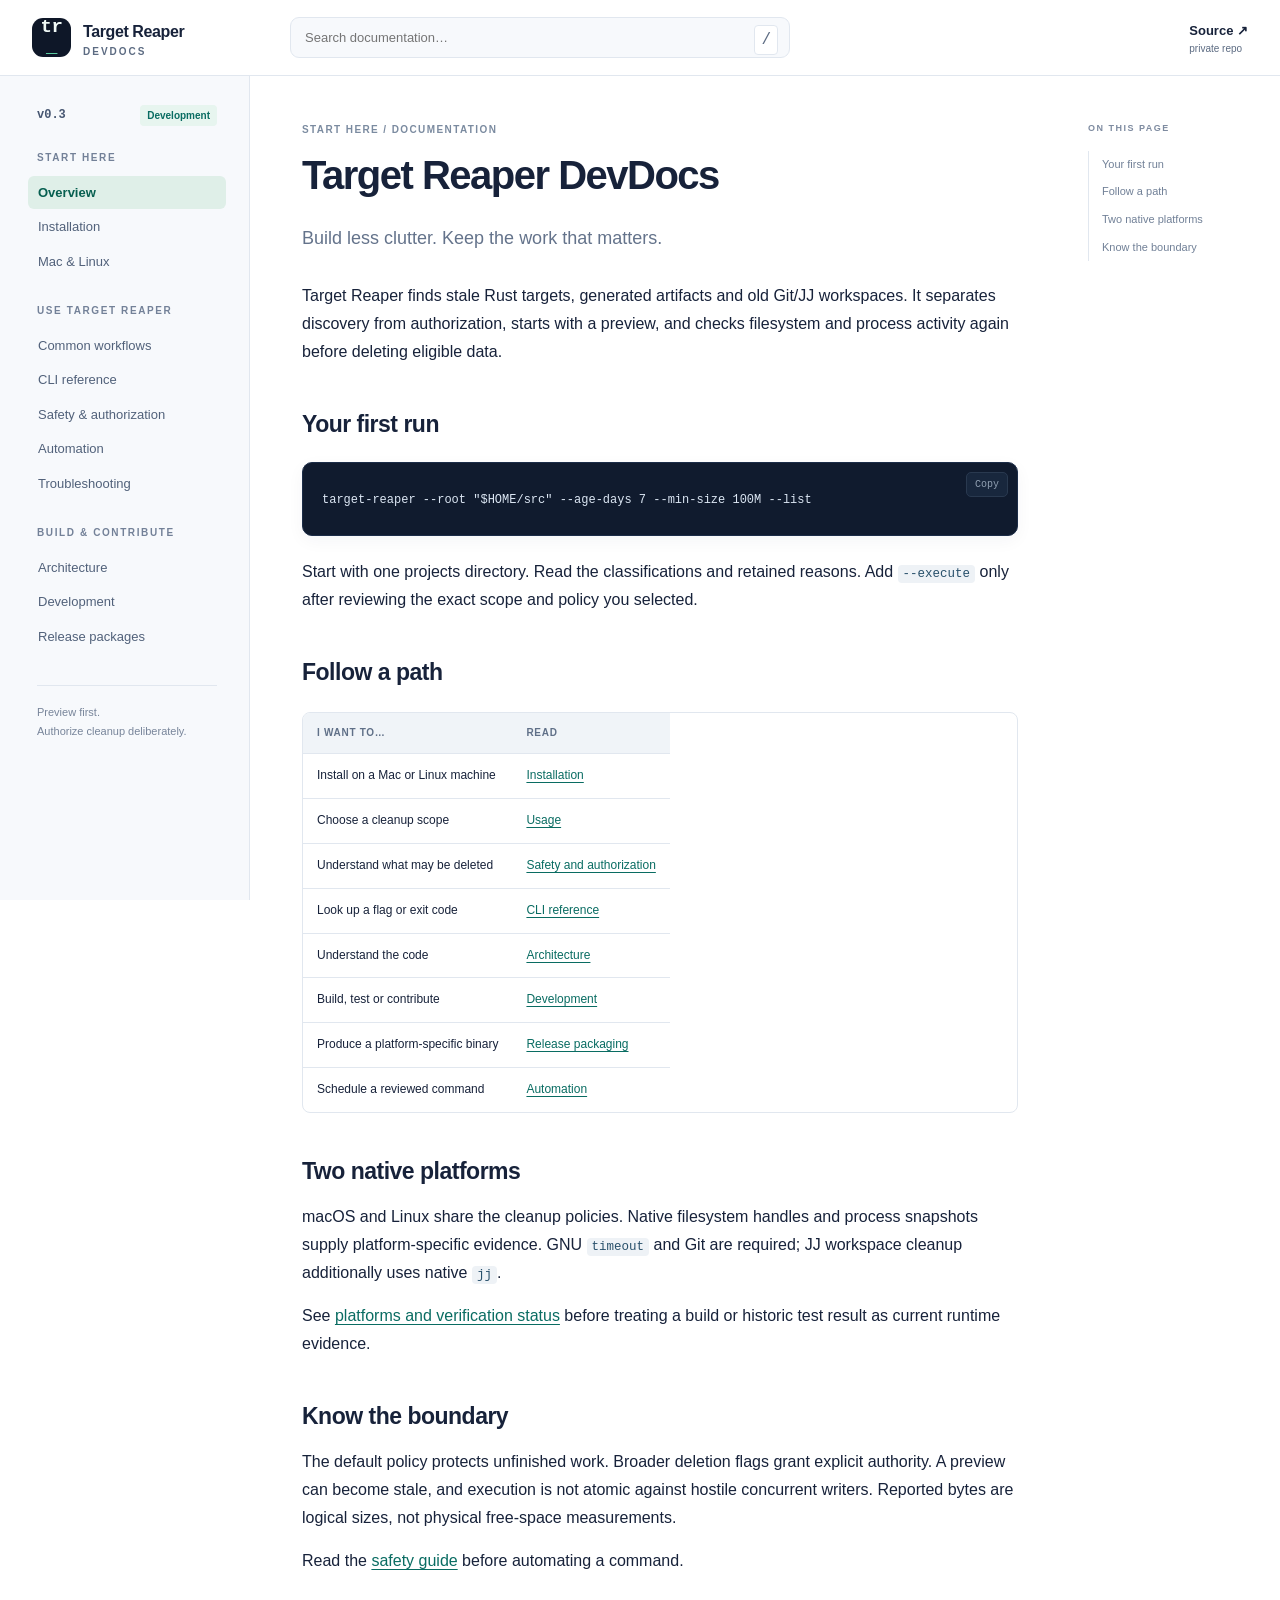
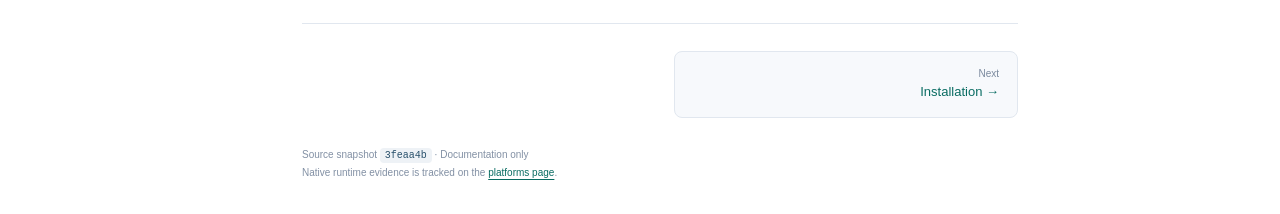
<file: index.html>
<!doctype html>
<html lang="en"><head>
<meta charset="utf-8"><meta name="viewport" content="width=device-width,initial-scale=1">
<title>Overview · Target Reaper DevDocs</title>
<meta name="description" content="Target Reaper developer documentation: native Mac/Linux setup, cleanup authorization, CLI reference and verification.">
<link rel="canonical" href="https://lprior-repo.github.io/target-reaper-docs/index.html">
<link rel="icon" href="assets/favicon.svg" type="image/svg+xml">
<link rel="stylesheet" href="assets/docs.css"><script src="assets/docs.js" defer></script>
</head><body>
<a class="skip-link" href="#content">Skip to content</a>
<header class="topbar">
  <a class="brand" href="index.html"><span class="brand-mark" aria-hidden="true">tr<span>_</span></span><span>Target Reaper <small>DevDocs</small></span></a>
  <div class="search-wrap"><label class="sr-only" for="docs-search">Search documentation</label>
    <input id="docs-search" type="search" placeholder="Search documentation…" autocomplete="off" aria-controls="search-results" aria-expanded="false">
    <kbd aria-hidden="true">/</kbd><div id="search-results" class="search-results" hidden></div>
  </div>
  <a class="source-link" href="https://github.com/lprior-repo/target-reaper">Source <span aria-hidden="true">↗</span><small>private repo</small></a>
  <button id="menu-toggle" class="menu-toggle" aria-controls="sidebar" aria-expanded="false">Menu</button>
</header>
<div class="docs-layout">
  <aside id="sidebar" class="sidebar"><div class="version">v0.3 <span>Development</span></div>
    <nav aria-label="Documentation"><p class="nav-section">Start here</p>
<a href="index.html" aria-current="page">Overview</a>
<a href="install.html">Installation</a>
<a href="platforms.html">Mac &amp; Linux</a>
<p class="nav-section">Use Target Reaper</p>
<a href="usage.html">Common workflows</a>
<a href="cli.html">CLI reference</a>
<a href="safety.html">Safety &amp; authorization</a>
<a href="automation.html">Automation</a>
<a href="troubleshooting.html">Troubleshooting</a>
<p class="nav-section">Build &amp; contribute</p>
<a href="architecture.html">Architecture</a>
<a href="development.html">Development</a>
<a href="releases.html">Release packages</a></nav>
    <div class="sidebar-note">Preview first.<br>Authorize cleanup deliberately.</div>
  </aside>
  <main id="content" class="article" tabindex="-1"><div class="eyebrow">Start here / Documentation</div>
    <h1 id="target-reaper-devdocs">Target Reaper DevDocs</h1>
<p>Build less clutter. Keep the work that matters.</p>
<p>Target Reaper finds stale Rust targets, generated artifacts and old Git/JJ workspaces. It separates discovery from authorization, starts with a preview, and checks filesystem and process activity again before deleting eligible data.</p>
<h2 id="your-first-run">Your first run</h2>
<pre><code class="language-sh">target-reaper --root &quot;$HOME/src&quot; --age-days 7 --min-size 100M --list
</code></pre>
<p>Start with one projects directory. Read the classifications and retained reasons. Add <code>--execute</code> only after reviewing the exact scope and policy you selected.</p>
<h2 id="follow-a-path">Follow a path</h2>
<table>
<thead>
<tr>
<th>I want to…</th>
<th>Read</th>
</tr>
</thead>
<tbody>
<tr>
<td>Install on a Mac or Linux machine</td>
<td><a href="install.html">Installation</a></td>
</tr>
<tr>
<td>Choose a cleanup scope</td>
<td><a href="usage.html">Usage</a></td>
</tr>
<tr>
<td>Understand what may be deleted</td>
<td><a href="safety.html">Safety and authorization</a></td>
</tr>
<tr>
<td>Look up a flag or exit code</td>
<td><a href="cli.html">CLI reference</a></td>
</tr>
<tr>
<td>Understand the code</td>
<td><a href="architecture.html">Architecture</a></td>
</tr>
<tr>
<td>Build, test or contribute</td>
<td><a href="development.html">Development</a></td>
</tr>
<tr>
<td>Produce a platform-specific binary</td>
<td><a href="releases.html">Release packaging</a></td>
</tr>
<tr>
<td>Schedule a reviewed command</td>
<td><a href="automation.html">Automation</a></td>
</tr>
</tbody>
</table>
<h2 id="two-native-platforms">Two native platforms</h2>
<p>macOS and Linux share the cleanup policies. Native filesystem handles and process snapshots supply platform-specific evidence. GNU <code>timeout</code> and Git are required; JJ workspace cleanup additionally uses native <code>jj</code>.</p>
<p>See <a href="platforms.html">platforms and verification status</a> before treating a build or historic test result as current runtime evidence.</p>
<h2 id="know-the-boundary">Know the boundary</h2>
<p>The default policy protects unfinished work. Broader deletion flags grant explicit authority. A preview can become stale, and execution is not atomic against hostile concurrent writers. Reported bytes are logical sizes, not physical free-space measurements.</p>
<p>Read the <a href="safety.html">safety guide</a> before automating a command.</p>

    <nav class="pager" aria-label="Adjacent pages"><a class="pager-next" href="install.html"><small>Next</small><span>Installation →</span></a></nav>
    <footer>Source snapshot <code>3feaa4b</code> · Documentation only<br>Native runtime evidence is tracked on the <a href="platforms.html">platforms page</a>.</footer>
  </main>
  <aside class="page-outline" aria-label="On this page"><p>On this page</p><a class="toc-h2" href="#your-first-run">Your first run</a><a class="toc-h2" href="#follow-a-path">Follow a path</a><a class="toc-h2" href="#two-native-platforms">Two native platforms</a><a class="toc-h2" href="#know-the-boundary">Know the boundary</a></aside>
</div><div id="copy-status" class="sr-only" role="status" aria-live="polite"></div>
</body></html>
</file>
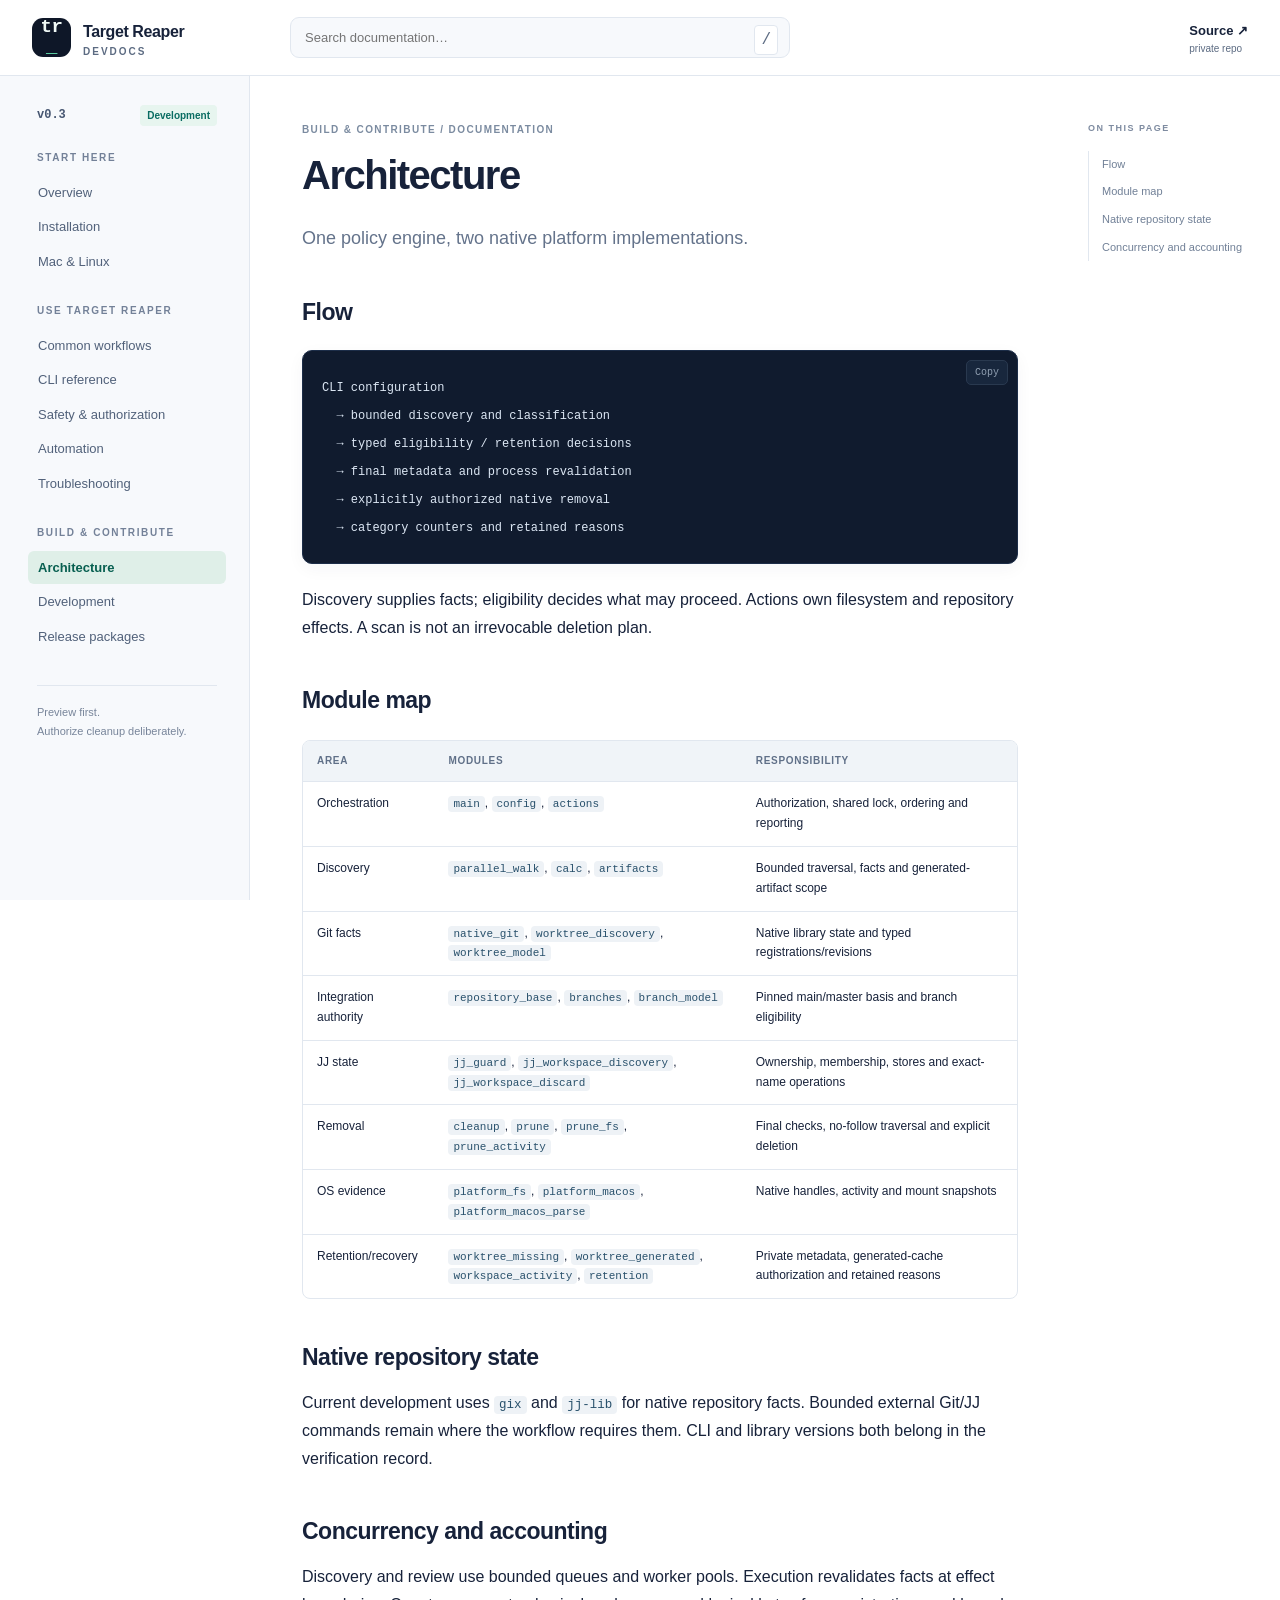
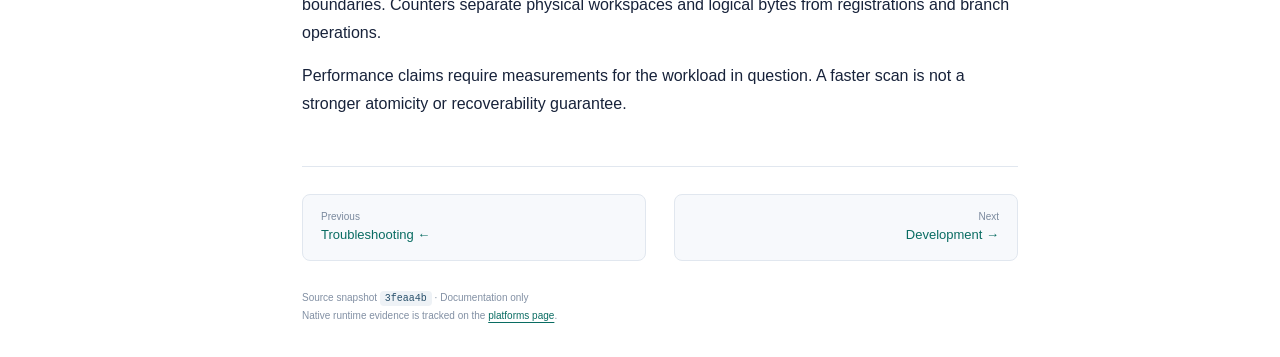
<file: architecture.html>
<!doctype html>
<html lang="en"><head>
<meta charset="utf-8"><meta name="viewport" content="width=device-width,initial-scale=1">
<title>Architecture · Target Reaper DevDocs</title>
<meta name="description" content="Target Reaper developer documentation: native Mac/Linux setup, cleanup authorization, CLI reference and verification.">
<link rel="canonical" href="https://lprior-repo.github.io/target-reaper-docs/architecture.html">
<link rel="icon" href="assets/favicon.svg" type="image/svg+xml">
<link rel="stylesheet" href="assets/docs.css"><script src="assets/docs.js" defer></script>
</head><body>
<a class="skip-link" href="#content">Skip to content</a>
<header class="topbar">
  <a class="brand" href="index.html"><span class="brand-mark" aria-hidden="true">tr<span>_</span></span><span>Target Reaper <small>DevDocs</small></span></a>
  <div class="search-wrap"><label class="sr-only" for="docs-search">Search documentation</label>
    <input id="docs-search" type="search" placeholder="Search documentation…" autocomplete="off" aria-controls="search-results" aria-expanded="false">
    <kbd aria-hidden="true">/</kbd><div id="search-results" class="search-results" hidden></div>
  </div>
  <a class="source-link" href="https://github.com/lprior-repo/target-reaper">Source <span aria-hidden="true">↗</span><small>private repo</small></a>
  <button id="menu-toggle" class="menu-toggle" aria-controls="sidebar" aria-expanded="false">Menu</button>
</header>
<div class="docs-layout">
  <aside id="sidebar" class="sidebar"><div class="version">v0.3 <span>Development</span></div>
    <nav aria-label="Documentation"><p class="nav-section">Start here</p>
<a href="index.html">Overview</a>
<a href="install.html">Installation</a>
<a href="platforms.html">Mac &amp; Linux</a>
<p class="nav-section">Use Target Reaper</p>
<a href="usage.html">Common workflows</a>
<a href="cli.html">CLI reference</a>
<a href="safety.html">Safety &amp; authorization</a>
<a href="automation.html">Automation</a>
<a href="troubleshooting.html">Troubleshooting</a>
<p class="nav-section">Build &amp; contribute</p>
<a href="architecture.html" aria-current="page">Architecture</a>
<a href="development.html">Development</a>
<a href="releases.html">Release packages</a></nav>
    <div class="sidebar-note">Preview first.<br>Authorize cleanup deliberately.</div>
  </aside>
  <main id="content" class="article" tabindex="-1"><div class="eyebrow">Build &amp; contribute / Documentation</div>
    <h1 id="architecture">Architecture</h1>
<p>One policy engine, two native platform implementations.</p>
<h2 id="flow">Flow</h2>
<pre><code class="language-text">CLI configuration
  → bounded discovery and classification
  → typed eligibility / retention decisions
  → final metadata and process revalidation
  → explicitly authorized native removal
  → category counters and retained reasons
</code></pre>
<p>Discovery supplies facts; eligibility decides what may proceed. Actions own filesystem and repository effects. A scan is not an irrevocable deletion plan.</p>
<h2 id="module-map">Module map</h2>
<table>
<thead>
<tr>
<th>Area</th>
<th>Modules</th>
<th>Responsibility</th>
</tr>
</thead>
<tbody>
<tr>
<td>Orchestration</td>
<td><code>main</code>, <code>config</code>, <code>actions</code></td>
<td>Authorization, shared lock, ordering and reporting</td>
</tr>
<tr>
<td>Discovery</td>
<td><code>parallel_walk</code>, <code>calc</code>, <code>artifacts</code></td>
<td>Bounded traversal, facts and generated-artifact scope</td>
</tr>
<tr>
<td>Git facts</td>
<td><code>native_git</code>, <code>worktree_discovery</code>, <code>worktree_model</code></td>
<td>Native library state and typed registrations/revisions</td>
</tr>
<tr>
<td>Integration authority</td>
<td><code>repository_base</code>, <code>branches</code>, <code>branch_model</code></td>
<td>Pinned main/master basis and branch eligibility</td>
</tr>
<tr>
<td>JJ state</td>
<td><code>jj_guard</code>, <code>jj_workspace_discovery</code>, <code>jj_workspace_discard</code></td>
<td>Ownership, membership, stores and exact-name operations</td>
</tr>
<tr>
<td>Removal</td>
<td><code>cleanup</code>, <code>prune</code>, <code>prune_fs</code>, <code>prune_activity</code></td>
<td>Final checks, no-follow traversal and explicit deletion</td>
</tr>
<tr>
<td>OS evidence</td>
<td><code>platform_fs</code>, <code>platform_macos</code>, <code>platform_macos_parse</code></td>
<td>Native handles, activity and mount snapshots</td>
</tr>
<tr>
<td>Retention/recovery</td>
<td><code>worktree_missing</code>, <code>worktree_generated</code>, <code>workspace_activity</code>, <code>retention</code></td>
<td>Private metadata, generated-cache authorization and retained reasons</td>
</tr>
</tbody>
</table>
<h2 id="native-repository-state">Native repository state</h2>
<p>Current development uses <code>gix</code> and <code>jj-lib</code> for native repository facts. Bounded external Git/JJ commands remain where the workflow requires them. CLI and library versions both belong in the verification record.</p>
<h2 id="concurrency-and-accounting">Concurrency and accounting</h2>
<p>Discovery and review use bounded queues and worker pools. Execution revalidates facts at effect boundaries. Counters separate physical workspaces and logical bytes from registrations and branch operations.</p>
<p>Performance claims require measurements for the workload in question. A faster scan is not a stronger atomicity or recoverability guarantee.</p>

    <nav class="pager" aria-label="Adjacent pages"><a class="pager-previous" href="troubleshooting.html"><small>Previous</small><span>Troubleshooting ←</span></a><a class="pager-next" href="development.html"><small>Next</small><span>Development →</span></a></nav>
    <footer>Source snapshot <code>3feaa4b</code> · Documentation only<br>Native runtime evidence is tracked on the <a href="platforms.html">platforms page</a>.</footer>
  </main>
  <aside class="page-outline" aria-label="On this page"><p>On this page</p><a class="toc-h2" href="#flow">Flow</a><a class="toc-h2" href="#module-map">Module map</a><a class="toc-h2" href="#native-repository-state">Native repository state</a><a class="toc-h2" href="#concurrency-and-accounting">Concurrency and accounting</a></aside>
</div><div id="copy-status" class="sr-only" role="status" aria-live="polite"></div>
</body></html>
</file>
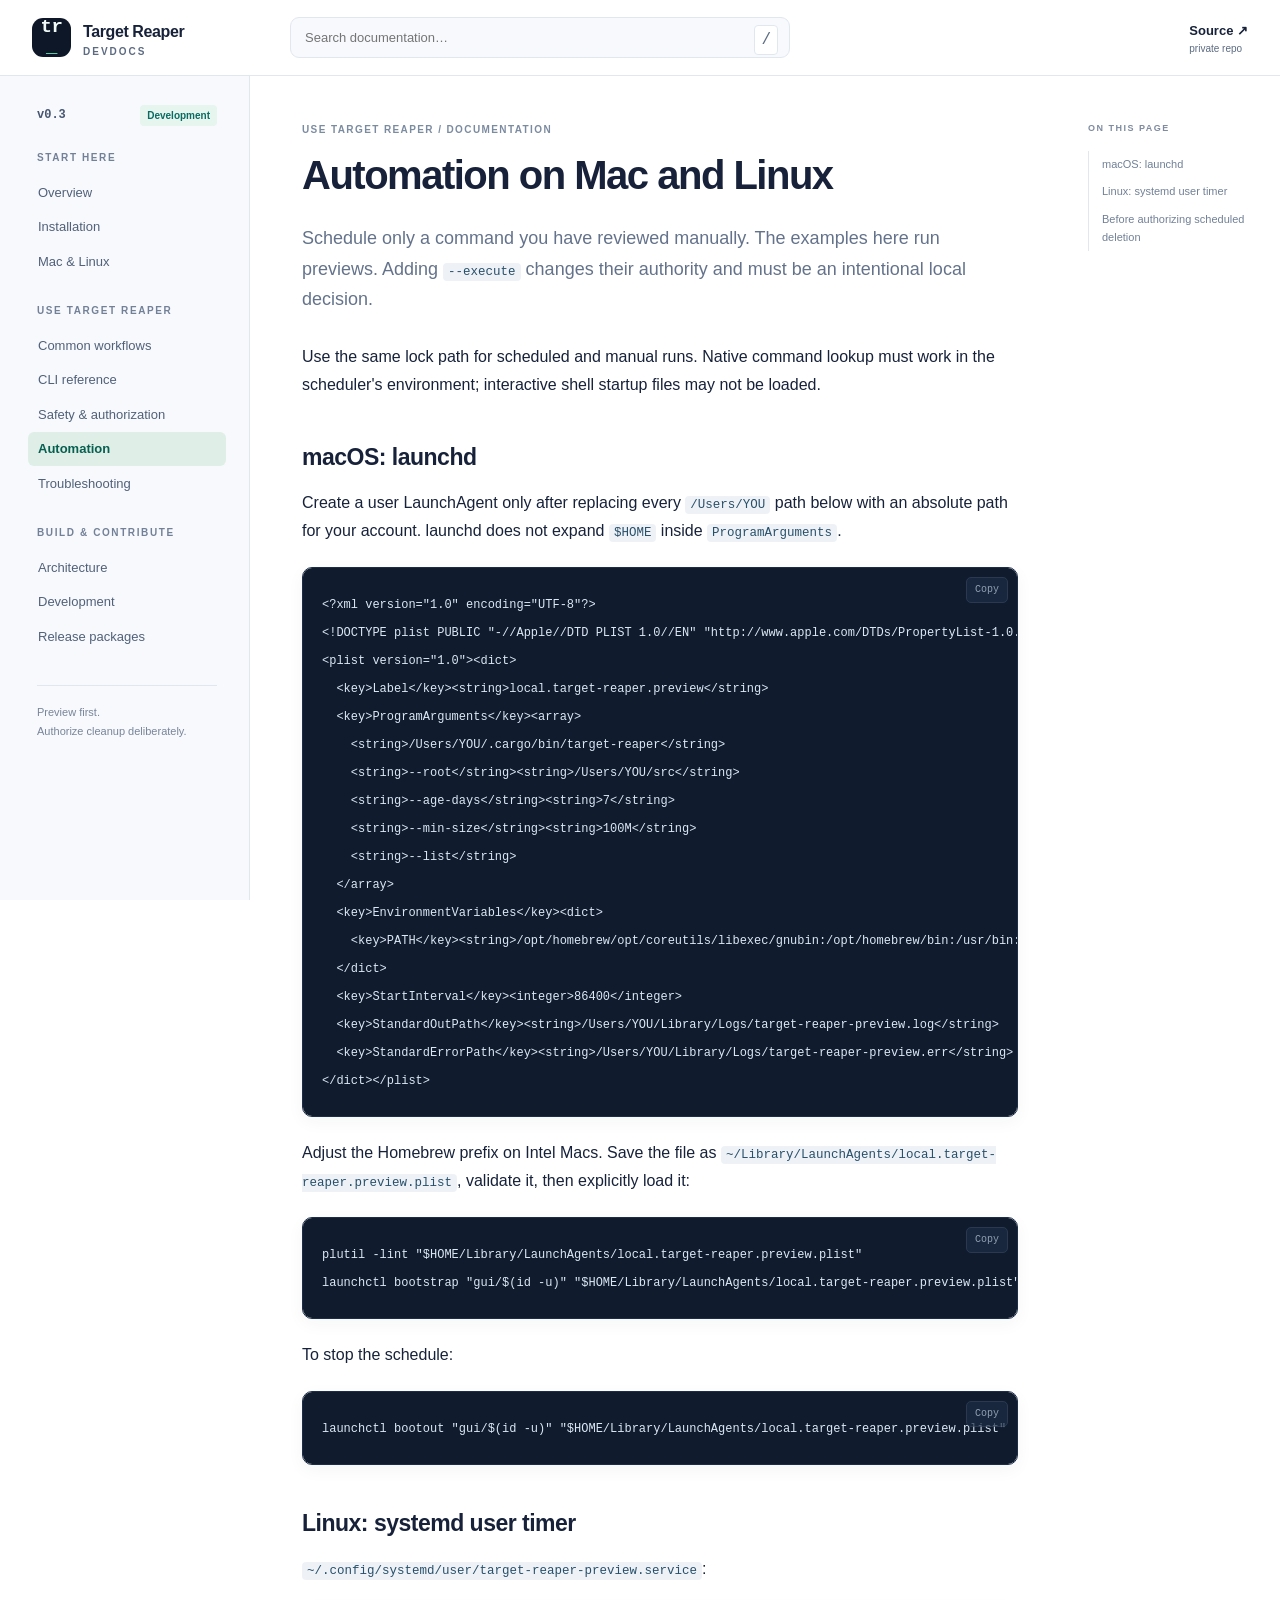
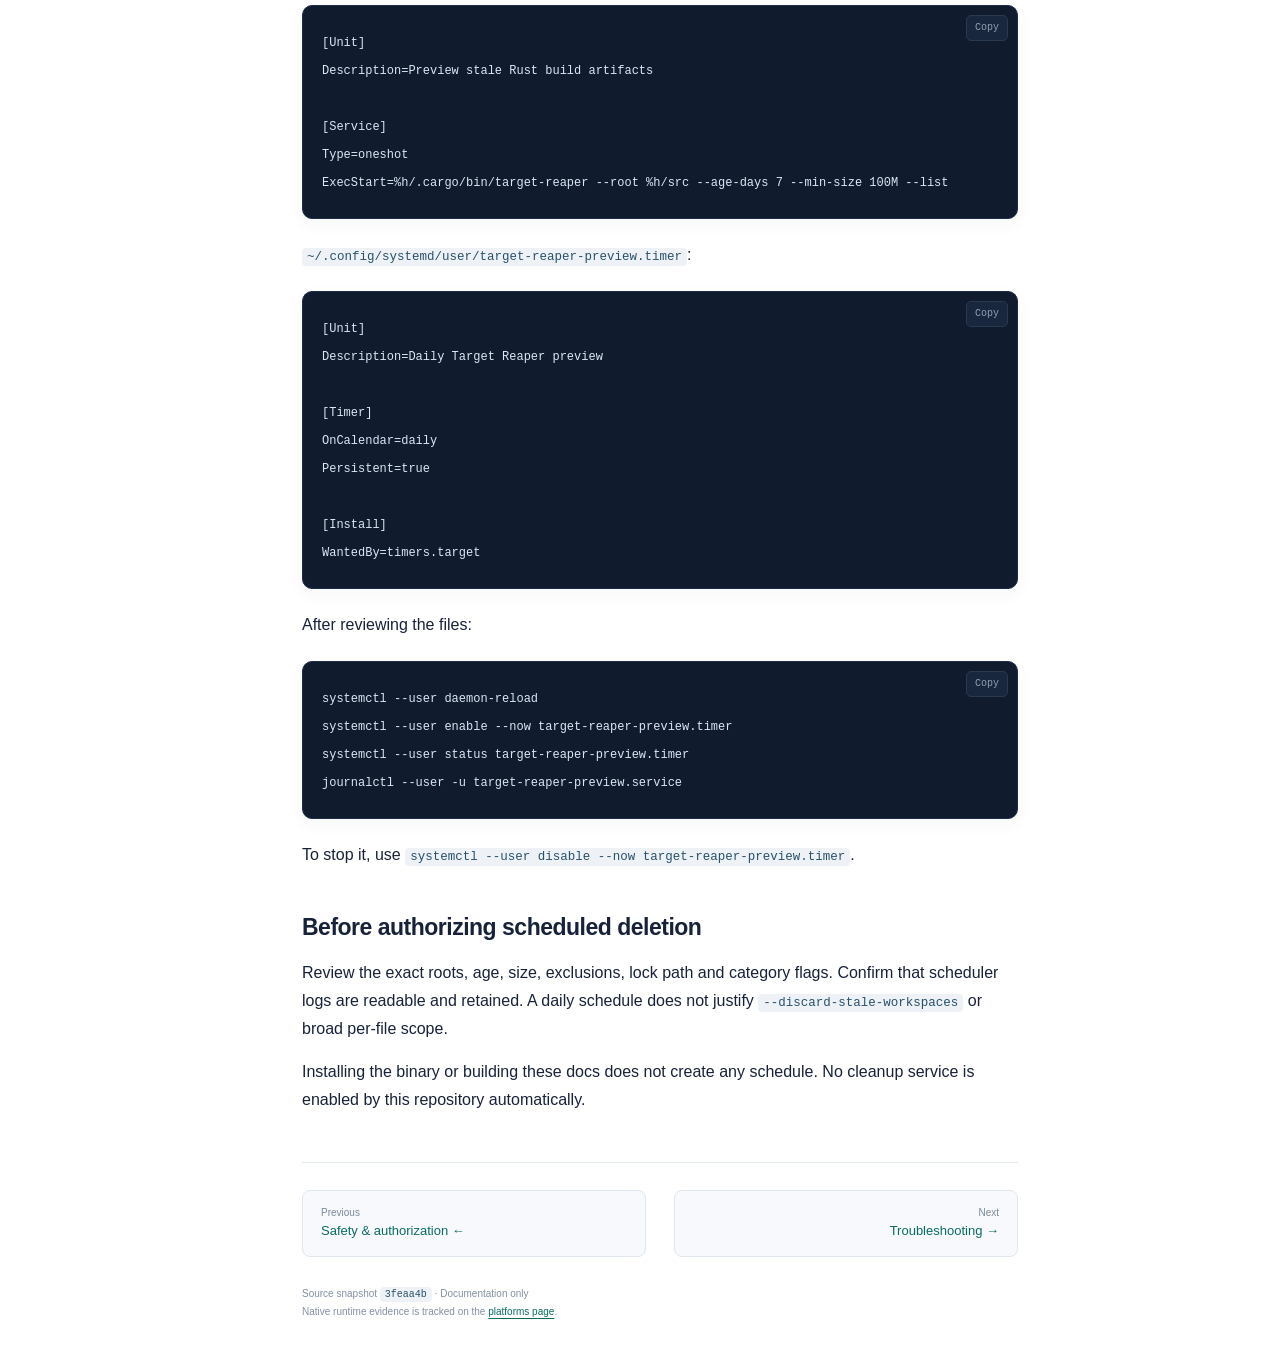
<file: automation.html>
<!doctype html>
<html lang="en"><head>
<meta charset="utf-8"><meta name="viewport" content="width=device-width,initial-scale=1">
<title>Automation · Target Reaper DevDocs</title>
<meta name="description" content="Target Reaper developer documentation: native Mac/Linux setup, cleanup authorization, CLI reference and verification.">
<link rel="canonical" href="https://lprior-repo.github.io/target-reaper-docs/automation.html">
<link rel="icon" href="assets/favicon.svg" type="image/svg+xml">
<link rel="stylesheet" href="assets/docs.css"><script src="assets/docs.js" defer></script>
</head><body>
<a class="skip-link" href="#content">Skip to content</a>
<header class="topbar">
  <a class="brand" href="index.html"><span class="brand-mark" aria-hidden="true">tr<span>_</span></span><span>Target Reaper <small>DevDocs</small></span></a>
  <div class="search-wrap"><label class="sr-only" for="docs-search">Search documentation</label>
    <input id="docs-search" type="search" placeholder="Search documentation…" autocomplete="off" aria-controls="search-results" aria-expanded="false">
    <kbd aria-hidden="true">/</kbd><div id="search-results" class="search-results" hidden></div>
  </div>
  <a class="source-link" href="https://github.com/lprior-repo/target-reaper">Source <span aria-hidden="true">↗</span><small>private repo</small></a>
  <button id="menu-toggle" class="menu-toggle" aria-controls="sidebar" aria-expanded="false">Menu</button>
</header>
<div class="docs-layout">
  <aside id="sidebar" class="sidebar"><div class="version">v0.3 <span>Development</span></div>
    <nav aria-label="Documentation"><p class="nav-section">Start here</p>
<a href="index.html">Overview</a>
<a href="install.html">Installation</a>
<a href="platforms.html">Mac &amp; Linux</a>
<p class="nav-section">Use Target Reaper</p>
<a href="usage.html">Common workflows</a>
<a href="cli.html">CLI reference</a>
<a href="safety.html">Safety &amp; authorization</a>
<a href="automation.html" aria-current="page">Automation</a>
<a href="troubleshooting.html">Troubleshooting</a>
<p class="nav-section">Build &amp; contribute</p>
<a href="architecture.html">Architecture</a>
<a href="development.html">Development</a>
<a href="releases.html">Release packages</a></nav>
    <div class="sidebar-note">Preview first.<br>Authorize cleanup deliberately.</div>
  </aside>
  <main id="content" class="article" tabindex="-1"><div class="eyebrow">Use Target Reaper / Documentation</div>
    <h1 id="automation-on-mac-and-linux">Automation on Mac and Linux</h1>
<p>Schedule only a command you have reviewed manually. The examples here run previews. Adding <code>--execute</code> changes their authority and must be an intentional local decision.</p>
<p>Use the same lock path for scheduled and manual runs. Native command lookup must work in the scheduler's environment; interactive shell startup files may not be loaded.</p>
<h2 id="macos-launchd">macOS: launchd</h2>
<p>Create a user LaunchAgent only after replacing every <code>/Users/YOU</code> path below with an absolute path for your account. launchd does not expand <code>$HOME</code> inside <code>ProgramArguments</code>.</p>
<pre><code class="language-xml">&lt;?xml version=&quot;1.0&quot; encoding=&quot;UTF-8&quot;?&gt;
&lt;!DOCTYPE plist PUBLIC &quot;-//Apple//DTD PLIST 1.0//EN&quot; &quot;http://www.apple.com/DTDs/PropertyList-1.0.dtd&quot;&gt;
&lt;plist version=&quot;1.0&quot;&gt;&lt;dict&gt;
  &lt;key&gt;Label&lt;/key&gt;&lt;string&gt;local.target-reaper.preview&lt;/string&gt;
  &lt;key&gt;ProgramArguments&lt;/key&gt;&lt;array&gt;
    &lt;string&gt;/Users/YOU/.cargo/bin/target-reaper&lt;/string&gt;
    &lt;string&gt;--root&lt;/string&gt;&lt;string&gt;/Users/YOU/src&lt;/string&gt;
    &lt;string&gt;--age-days&lt;/string&gt;&lt;string&gt;7&lt;/string&gt;
    &lt;string&gt;--min-size&lt;/string&gt;&lt;string&gt;100M&lt;/string&gt;
    &lt;string&gt;--list&lt;/string&gt;
  &lt;/array&gt;
  &lt;key&gt;EnvironmentVariables&lt;/key&gt;&lt;dict&gt;
    &lt;key&gt;PATH&lt;/key&gt;&lt;string&gt;/opt/homebrew/opt/coreutils/libexec/gnubin:/opt/homebrew/bin:/usr/bin:/bin:/usr/sbin:/sbin&lt;/string&gt;
  &lt;/dict&gt;
  &lt;key&gt;StartInterval&lt;/key&gt;&lt;integer&gt;86400&lt;/integer&gt;
  &lt;key&gt;StandardOutPath&lt;/key&gt;&lt;string&gt;/Users/YOU/Library/Logs/target-reaper-preview.log&lt;/string&gt;
  &lt;key&gt;StandardErrorPath&lt;/key&gt;&lt;string&gt;/Users/YOU/Library/Logs/target-reaper-preview.err&lt;/string&gt;
&lt;/dict&gt;&lt;/plist&gt;
</code></pre>
<p>Adjust the Homebrew prefix on Intel Macs. Save the file as <code>~/Library/LaunchAgents/local.target-reaper.preview.plist</code>, validate it, then explicitly load it:</p>
<pre><code class="language-sh">plutil -lint &quot;$HOME/Library/LaunchAgents/local.target-reaper.preview.plist&quot;
launchctl bootstrap &quot;gui/$(id -u)&quot; &quot;$HOME/Library/LaunchAgents/local.target-reaper.preview.plist&quot;
</code></pre>
<p>To stop the schedule:</p>
<pre><code class="language-sh">launchctl bootout &quot;gui/$(id -u)&quot; &quot;$HOME/Library/LaunchAgents/local.target-reaper.preview.plist&quot;
</code></pre>
<h2 id="linux-systemd-user-timer">Linux: systemd user timer</h2>
<p><code>~/.config/systemd/user/target-reaper-preview.service</code>:</p>
<pre><code class="language-ini">[Unit]
Description=Preview stale Rust build artifacts

[Service]
Type=oneshot
ExecStart=%h/.cargo/bin/target-reaper --root %h/src --age-days 7 --min-size 100M --list
</code></pre>
<p><code>~/.config/systemd/user/target-reaper-preview.timer</code>:</p>
<pre><code class="language-ini">[Unit]
Description=Daily Target Reaper preview

[Timer]
OnCalendar=daily
Persistent=true

[Install]
WantedBy=timers.target
</code></pre>
<p>After reviewing the files:</p>
<pre><code class="language-sh">systemctl --user daemon-reload
systemctl --user enable --now target-reaper-preview.timer
systemctl --user status target-reaper-preview.timer
journalctl --user -u target-reaper-preview.service
</code></pre>
<p>To stop it, use <code>systemctl --user disable --now target-reaper-preview.timer</code>.</p>
<h2 id="before-authorizing-scheduled-deletion">Before authorizing scheduled deletion</h2>
<p>Review the exact roots, age, size, exclusions, lock path and category flags. Confirm that scheduler logs are readable and retained. A daily schedule does not justify <code>--discard-stale-workspaces</code> or broad per-file scope.</p>
<p>Installing the binary or building these docs does not create any schedule. No cleanup service is enabled by this repository automatically.</p>

    <nav class="pager" aria-label="Adjacent pages"><a class="pager-previous" href="safety.html"><small>Previous</small><span>Safety &amp; authorization ←</span></a><a class="pager-next" href="troubleshooting.html"><small>Next</small><span>Troubleshooting →</span></a></nav>
    <footer>Source snapshot <code>3feaa4b</code> · Documentation only<br>Native runtime evidence is tracked on the <a href="platforms.html">platforms page</a>.</footer>
  </main>
  <aside class="page-outline" aria-label="On this page"><p>On this page</p><a class="toc-h2" href="#macos-launchd">macOS: launchd</a><a class="toc-h2" href="#linux-systemd-user-timer">Linux: systemd user timer</a><a class="toc-h2" href="#before-authorizing-scheduled-deletion">Before authorizing scheduled deletion</a></aside>
</div><div id="copy-status" class="sr-only" role="status" aria-live="polite"></div>
</body></html>
</file>
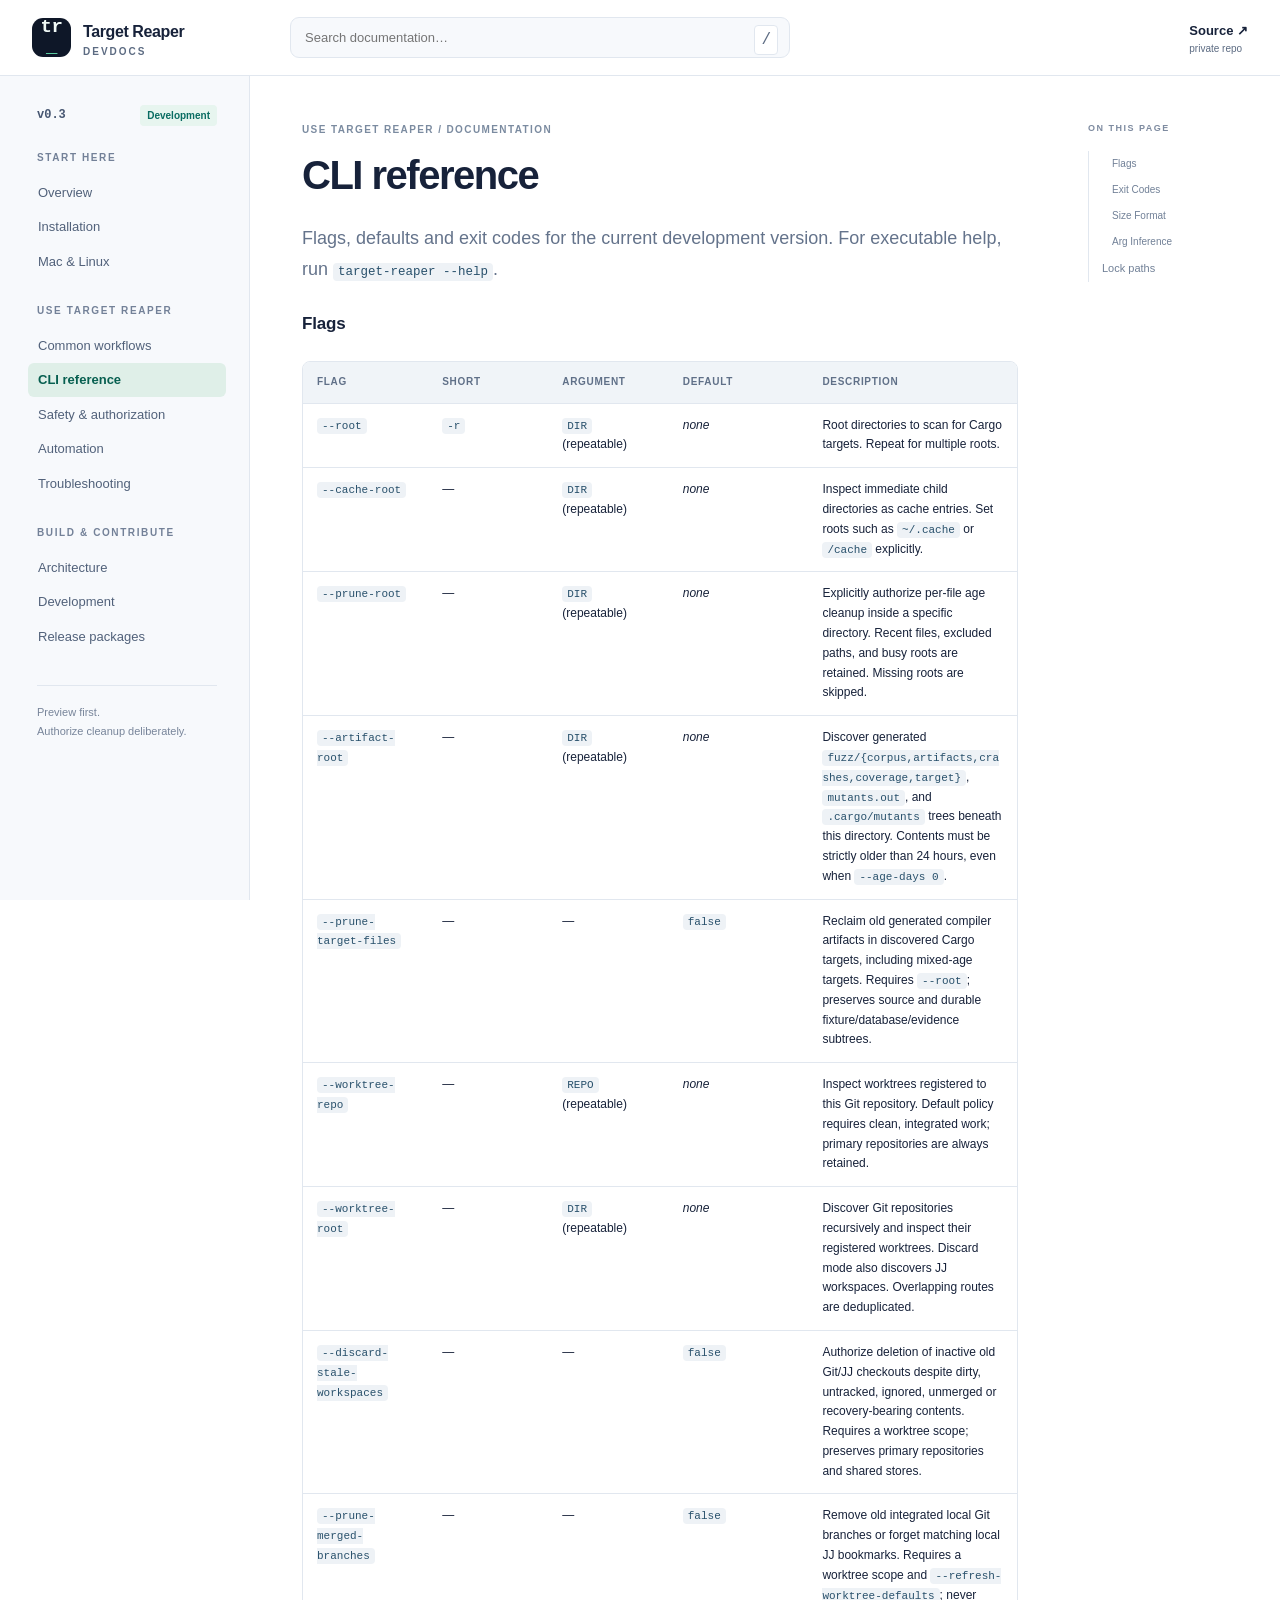
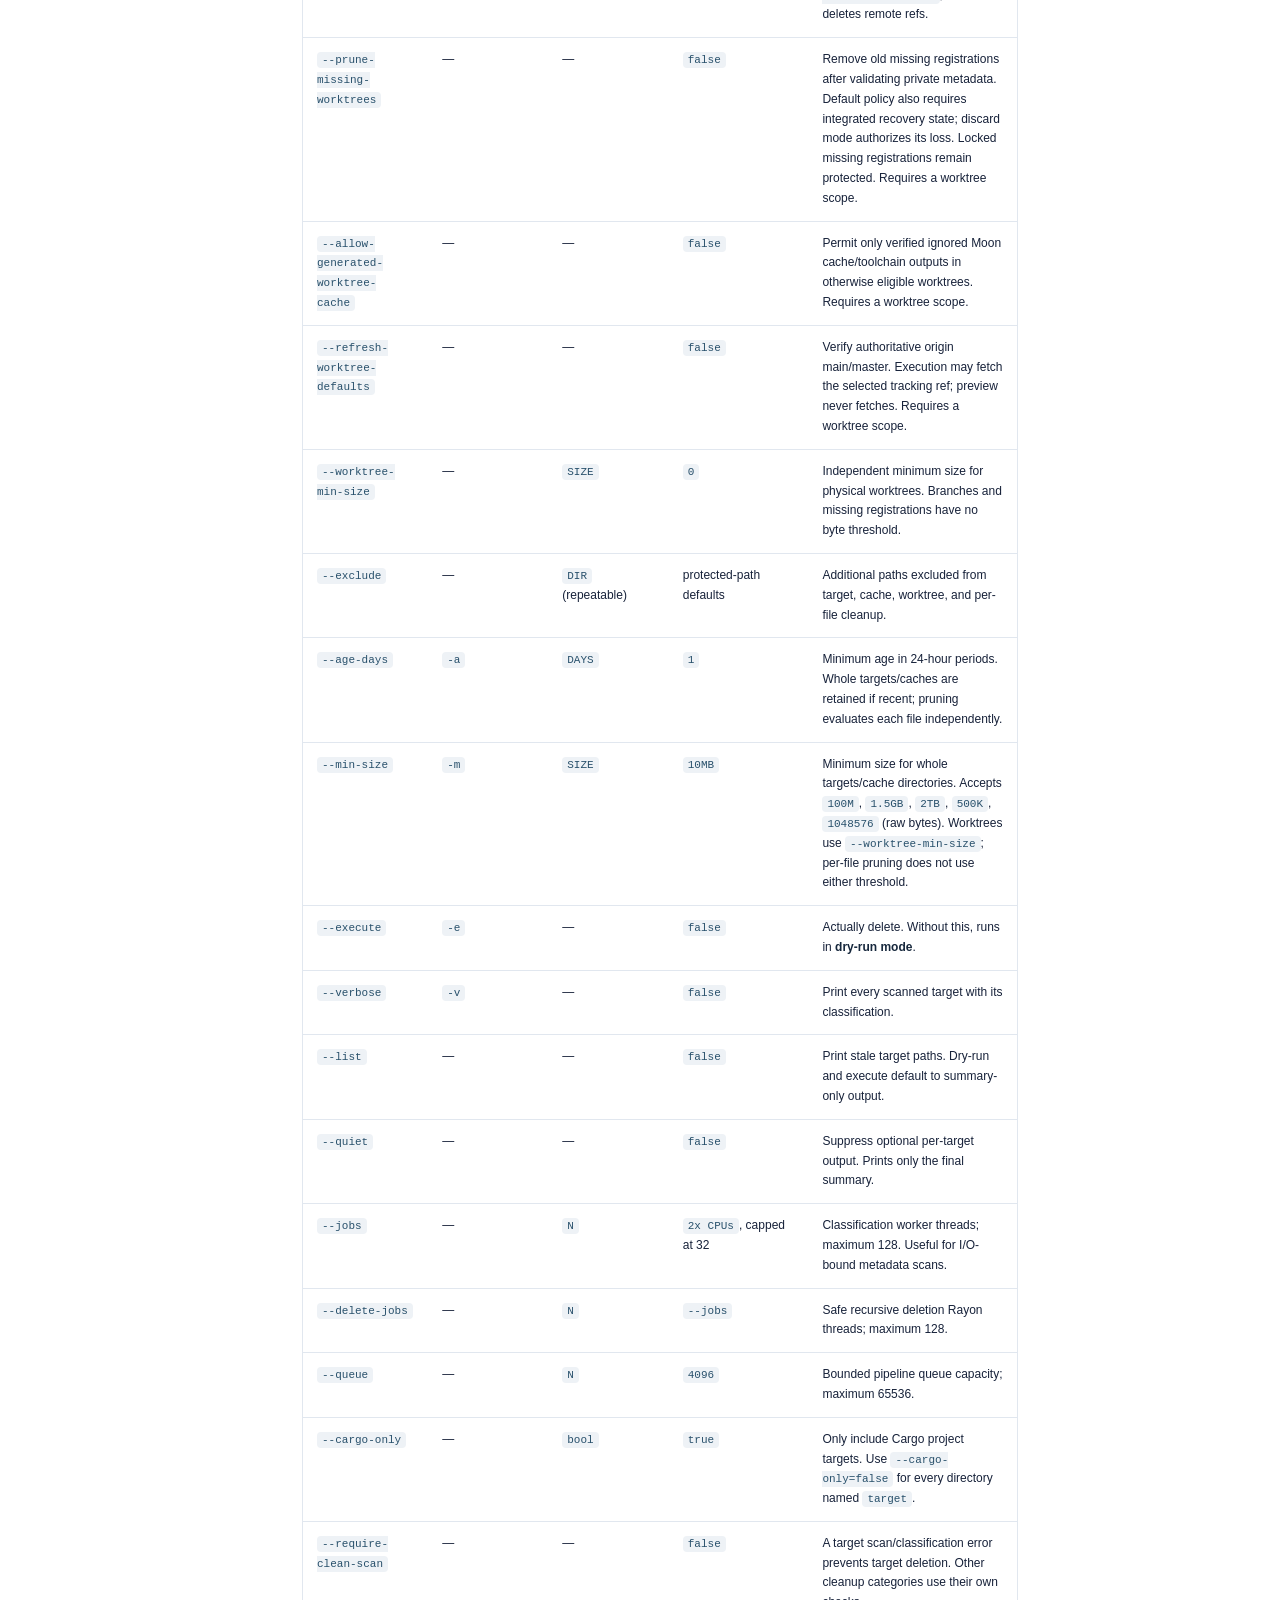
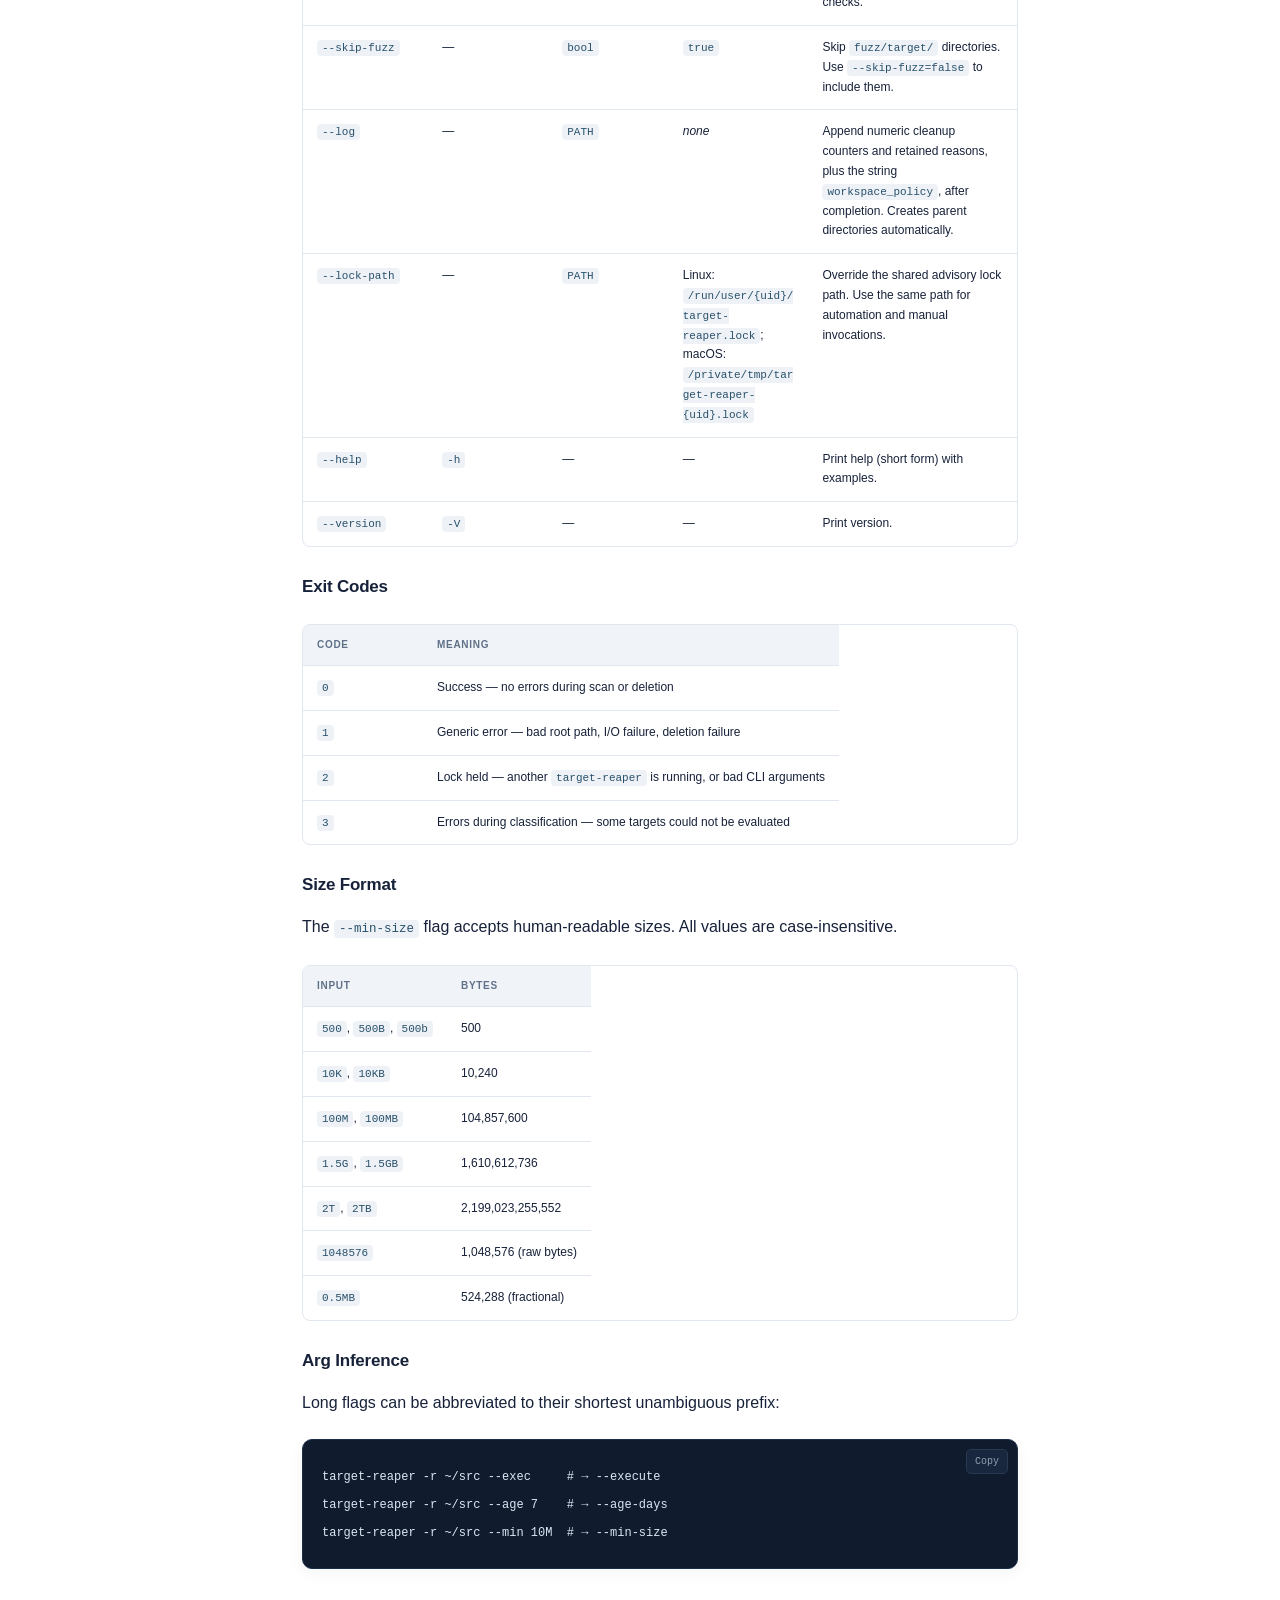
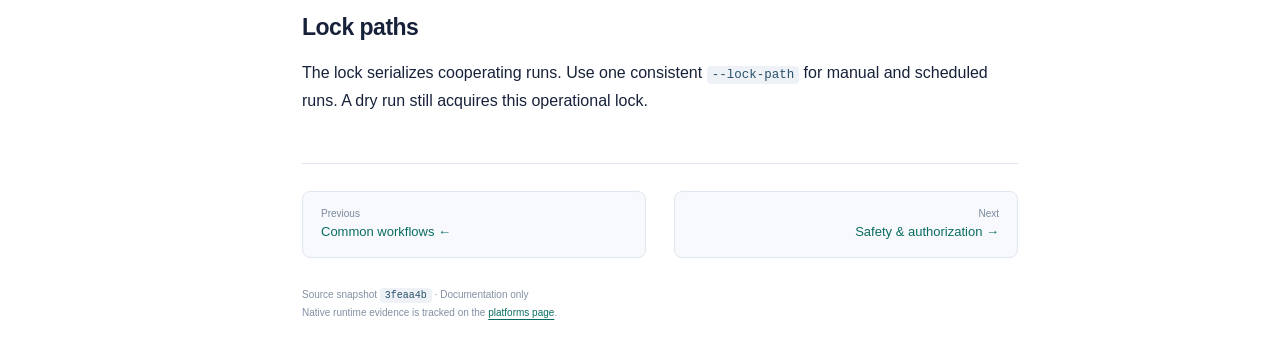
<file: cli.html>
<!doctype html>
<html lang="en"><head>
<meta charset="utf-8"><meta name="viewport" content="width=device-width,initial-scale=1">
<title>CLI reference · Target Reaper DevDocs</title>
<meta name="description" content="Target Reaper developer documentation: native Mac/Linux setup, cleanup authorization, CLI reference and verification.">
<link rel="canonical" href="https://lprior-repo.github.io/target-reaper-docs/cli.html">
<link rel="icon" href="assets/favicon.svg" type="image/svg+xml">
<link rel="stylesheet" href="assets/docs.css"><script src="assets/docs.js" defer></script>
</head><body>
<a class="skip-link" href="#content">Skip to content</a>
<header class="topbar">
  <a class="brand" href="index.html"><span class="brand-mark" aria-hidden="true">tr<span>_</span></span><span>Target Reaper <small>DevDocs</small></span></a>
  <div class="search-wrap"><label class="sr-only" for="docs-search">Search documentation</label>
    <input id="docs-search" type="search" placeholder="Search documentation…" autocomplete="off" aria-controls="search-results" aria-expanded="false">
    <kbd aria-hidden="true">/</kbd><div id="search-results" class="search-results" hidden></div>
  </div>
  <a class="source-link" href="https://github.com/lprior-repo/target-reaper">Source <span aria-hidden="true">↗</span><small>private repo</small></a>
  <button id="menu-toggle" class="menu-toggle" aria-controls="sidebar" aria-expanded="false">Menu</button>
</header>
<div class="docs-layout">
  <aside id="sidebar" class="sidebar"><div class="version">v0.3 <span>Development</span></div>
    <nav aria-label="Documentation"><p class="nav-section">Start here</p>
<a href="index.html">Overview</a>
<a href="install.html">Installation</a>
<a href="platforms.html">Mac &amp; Linux</a>
<p class="nav-section">Use Target Reaper</p>
<a href="usage.html">Common workflows</a>
<a href="cli.html" aria-current="page">CLI reference</a>
<a href="safety.html">Safety &amp; authorization</a>
<a href="automation.html">Automation</a>
<a href="troubleshooting.html">Troubleshooting</a>
<p class="nav-section">Build &amp; contribute</p>
<a href="architecture.html">Architecture</a>
<a href="development.html">Development</a>
<a href="releases.html">Release packages</a></nav>
    <div class="sidebar-note">Preview first.<br>Authorize cleanup deliberately.</div>
  </aside>
  <main id="content" class="article" tabindex="-1"><div class="eyebrow">Use Target Reaper / Documentation</div>
    <h1 id="cli-reference">CLI reference</h1>
<p>Flags, defaults and exit codes for the current development version. For executable help, run <code>target-reaper --help</code>.</p>
<h3 id="flags">Flags</h3>
<table>
<thead>
<tr>
<th>Flag</th>
<th>Short</th>
<th>Argument</th>
<th>Default</th>
<th>Description</th>
</tr>
</thead>
<tbody>
<tr>
<td><code>--root</code></td>
<td><code>-r</code></td>
<td><code>DIR</code> (repeatable)</td>
<td><em>none</em></td>
<td>Root directories to scan for Cargo targets. Repeat for multiple roots.</td>
</tr>
<tr>
<td><code>--cache-root</code></td>
<td>—</td>
<td><code>DIR</code> (repeatable)</td>
<td><em>none</em></td>
<td>Inspect immediate child directories as cache entries. Set roots such as <code>~/.cache</code> or <code>/cache</code> explicitly.</td>
</tr>
<tr>
<td><code>--prune-root</code></td>
<td>—</td>
<td><code>DIR</code> (repeatable)</td>
<td><em>none</em></td>
<td>Explicitly authorize per-file age cleanup inside a specific directory. Recent files, excluded paths, and busy roots are retained. Missing roots are skipped.</td>
</tr>
<tr>
<td><code>--artifact-root</code></td>
<td>—</td>
<td><code>DIR</code> (repeatable)</td>
<td><em>none</em></td>
<td>Discover generated <code>fuzz/{corpus,artifacts,crashes,coverage,target}</code>, <code>mutants.out</code>, and <code>.cargo/mutants</code> trees beneath this directory. Contents must be strictly older than 24 hours, even when <code>--age-days 0</code>.</td>
</tr>
<tr>
<td><code>--prune-target-files</code></td>
<td>—</td>
<td>—</td>
<td><code>false</code></td>
<td>Reclaim old generated compiler artifacts in discovered Cargo targets, including mixed-age targets. Requires <code>--root</code>; preserves source and durable fixture/database/evidence subtrees.</td>
</tr>
<tr>
<td><code>--worktree-repo</code></td>
<td>—</td>
<td><code>REPO</code> (repeatable)</td>
<td><em>none</em></td>
<td>Inspect worktrees registered to this Git repository. Default policy requires clean, integrated work; primary repositories are always retained.</td>
</tr>
<tr>
<td><code>--worktree-root</code></td>
<td>—</td>
<td><code>DIR</code> (repeatable)</td>
<td><em>none</em></td>
<td>Discover Git repositories recursively and inspect their registered worktrees. Discard mode also discovers JJ workspaces. Overlapping routes are deduplicated.</td>
</tr>
<tr>
<td><code>--discard-stale-workspaces</code></td>
<td>—</td>
<td>—</td>
<td><code>false</code></td>
<td>Authorize deletion of inactive old Git/JJ checkouts despite dirty, untracked, ignored, unmerged or recovery-bearing contents. Requires a worktree scope; preserves primary repositories and shared stores.</td>
</tr>
<tr>
<td><code>--prune-merged-branches</code></td>
<td>—</td>
<td>—</td>
<td><code>false</code></td>
<td>Remove old integrated local Git branches or forget matching local JJ bookmarks. Requires a worktree scope and <code>--refresh-worktree-defaults</code>; never deletes remote refs.</td>
</tr>
<tr>
<td><code>--prune-missing-worktrees</code></td>
<td>—</td>
<td>—</td>
<td><code>false</code></td>
<td>Remove old missing registrations after validating private metadata. Default policy also requires integrated recovery state; discard mode authorizes its loss. Locked missing registrations remain protected. Requires a worktree scope.</td>
</tr>
<tr>
<td><code>--allow-generated-worktree-cache</code></td>
<td>—</td>
<td>—</td>
<td><code>false</code></td>
<td>Permit only verified ignored Moon cache/toolchain outputs in otherwise eligible worktrees. Requires a worktree scope.</td>
</tr>
<tr>
<td><code>--refresh-worktree-defaults</code></td>
<td>—</td>
<td>—</td>
<td><code>false</code></td>
<td>Verify authoritative origin main/master. Execution may fetch the selected tracking ref; preview never fetches. Requires a worktree scope.</td>
</tr>
<tr>
<td><code>--worktree-min-size</code></td>
<td>—</td>
<td><code>SIZE</code></td>
<td><code>0</code></td>
<td>Independent minimum size for physical worktrees. Branches and missing registrations have no byte threshold.</td>
</tr>
<tr>
<td><code>--exclude</code></td>
<td>—</td>
<td><code>DIR</code> (repeatable)</td>
<td>protected-path defaults</td>
<td>Additional paths excluded from target, cache, worktree, and per-file cleanup.</td>
</tr>
<tr>
<td><code>--age-days</code></td>
<td><code>-a</code></td>
<td><code>DAYS</code></td>
<td><code>1</code></td>
<td>Minimum age in 24-hour periods. Whole targets/caches are retained if recent; pruning evaluates each file independently.</td>
</tr>
<tr>
<td><code>--min-size</code></td>
<td><code>-m</code></td>
<td><code>SIZE</code></td>
<td><code>10MB</code></td>
<td>Minimum size for whole targets/cache directories. Accepts <code>100M</code>, <code>1.5GB</code>, <code>2TB</code>, <code>500K</code>, <code>1048576</code> (raw bytes). Worktrees use <code>--worktree-min-size</code>; per-file pruning does not use either threshold.</td>
</tr>
<tr>
<td><code>--execute</code></td>
<td><code>-e</code></td>
<td>—</td>
<td><code>false</code></td>
<td>Actually delete. Without this, runs in <strong>dry-run mode</strong>.</td>
</tr>
<tr>
<td><code>--verbose</code></td>
<td><code>-v</code></td>
<td>—</td>
<td><code>false</code></td>
<td>Print every scanned target with its classification.</td>
</tr>
<tr>
<td><code>--list</code></td>
<td>—</td>
<td>—</td>
<td><code>false</code></td>
<td>Print stale target paths. Dry-run and execute default to summary-only output.</td>
</tr>
<tr>
<td><code>--quiet</code></td>
<td>—</td>
<td>—</td>
<td><code>false</code></td>
<td>Suppress optional per-target output. Prints only the final summary.</td>
</tr>
<tr>
<td><code>--jobs</code></td>
<td>—</td>
<td><code>N</code></td>
<td><code>2x CPUs</code>, capped at 32</td>
<td>Classification worker threads; maximum 128. Useful for I/O-bound metadata scans.</td>
</tr>
<tr>
<td><code>--delete-jobs</code></td>
<td>—</td>
<td><code>N</code></td>
<td><code>--jobs</code></td>
<td>Safe recursive deletion Rayon threads; maximum 128.</td>
</tr>
<tr>
<td><code>--queue</code></td>
<td>—</td>
<td><code>N</code></td>
<td><code>4096</code></td>
<td>Bounded pipeline queue capacity; maximum 65536.</td>
</tr>
<tr>
<td><code>--cargo-only</code></td>
<td>—</td>
<td><code>bool</code></td>
<td><code>true</code></td>
<td>Only include Cargo project targets. Use <code>--cargo-only=false</code> for every directory named <code>target</code>.</td>
</tr>
<tr>
<td><code>--require-clean-scan</code></td>
<td>—</td>
<td>—</td>
<td><code>false</code></td>
<td>A target scan/classification error prevents target deletion. Other cleanup categories use their own checks.</td>
</tr>
<tr>
<td><code>--skip-fuzz</code></td>
<td>—</td>
<td><code>bool</code></td>
<td><code>true</code></td>
<td>Skip <code>fuzz/target/</code> directories. Use <code>--skip-fuzz=false</code> to include them.</td>
</tr>
<tr>
<td><code>--log</code></td>
<td>—</td>
<td><code>PATH</code></td>
<td><em>none</em></td>
<td>Append numeric cleanup counters and retained reasons, plus the string <code>workspace_policy</code>, after completion. Creates parent directories automatically.</td>
</tr>
<tr>
<td><code>--lock-path</code></td>
<td>—</td>
<td><code>PATH</code></td>
<td>Linux: <code>/run/user/{uid}/target-reaper.lock</code>; macOS: <code>/private/tmp/target-reaper-{uid}.lock</code></td>
<td>Override the shared advisory lock path. Use the same path for automation and manual invocations.</td>
</tr>
<tr>
<td><code>--help</code></td>
<td><code>-h</code></td>
<td>—</td>
<td>—</td>
<td>Print help (short form) with examples.</td>
</tr>
<tr>
<td><code>--version</code></td>
<td><code>-V</code></td>
<td>—</td>
<td>—</td>
<td>Print version.</td>
</tr>
</tbody>
</table>
<h3 id="exit-codes">Exit Codes</h3>
<table>
<thead>
<tr>
<th>Code</th>
<th>Meaning</th>
</tr>
</thead>
<tbody>
<tr>
<td><code>0</code></td>
<td>Success — no errors during scan or deletion</td>
</tr>
<tr>
<td><code>1</code></td>
<td>Generic error — bad root path, I/O failure, deletion failure</td>
</tr>
<tr>
<td><code>2</code></td>
<td>Lock held — another <code>target-reaper</code> is running, or bad CLI arguments</td>
</tr>
<tr>
<td><code>3</code></td>
<td>Errors during classification — some targets could not be evaluated</td>
</tr>
</tbody>
</table>
<h3 id="size-format">Size Format</h3>
<p>The <code>--min-size</code> flag accepts human-readable sizes. All values are case-insensitive.</p>
<table>
<thead>
<tr>
<th>Input</th>
<th>Bytes</th>
</tr>
</thead>
<tbody>
<tr>
<td><code>500</code>, <code>500B</code>, <code>500b</code></td>
<td>500</td>
</tr>
<tr>
<td><code>10K</code>, <code>10KB</code></td>
<td>10,240</td>
</tr>
<tr>
<td><code>100M</code>, <code>100MB</code></td>
<td>104,857,600</td>
</tr>
<tr>
<td><code>1.5G</code>, <code>1.5GB</code></td>
<td>1,610,612,736</td>
</tr>
<tr>
<td><code>2T</code>, <code>2TB</code></td>
<td>2,199,023,255,552</td>
</tr>
<tr>
<td><code>1048576</code></td>
<td>1,048,576 (raw bytes)</td>
</tr>
<tr>
<td><code>0.5MB</code></td>
<td>524,288 (fractional)</td>
</tr>
</tbody>
</table>
<h3 id="arg-inference">Arg Inference</h3>
<p>Long flags can be abbreviated to their shortest unambiguous prefix:</p>
<pre><code class="language-bash">target-reaper -r ~/src --exec     # → --execute
target-reaper -r ~/src --age 7    # → --age-days
target-reaper -r ~/src --min 10M  # → --min-size
</code></pre>
<h2 id="lock-paths">Lock paths</h2>
<p>The lock serializes cooperating runs. Use one consistent <code>--lock-path</code> for manual and scheduled runs. A dry run still acquires this operational lock.</p>

    <nav class="pager" aria-label="Adjacent pages"><a class="pager-previous" href="usage.html"><small>Previous</small><span>Common workflows ←</span></a><a class="pager-next" href="safety.html"><small>Next</small><span>Safety &amp; authorization →</span></a></nav>
    <footer>Source snapshot <code>3feaa4b</code> · Documentation only<br>Native runtime evidence is tracked on the <a href="platforms.html">platforms page</a>.</footer>
  </main>
  <aside class="page-outline" aria-label="On this page"><p>On this page</p><a class="toc-h3" href="#flags">Flags</a><a class="toc-h3" href="#exit-codes">Exit Codes</a><a class="toc-h3" href="#size-format">Size Format</a><a class="toc-h3" href="#arg-inference">Arg Inference</a><a class="toc-h2" href="#lock-paths">Lock paths</a></aside>
</div><div id="copy-status" class="sr-only" role="status" aria-live="polite"></div>
</body></html>
</file>
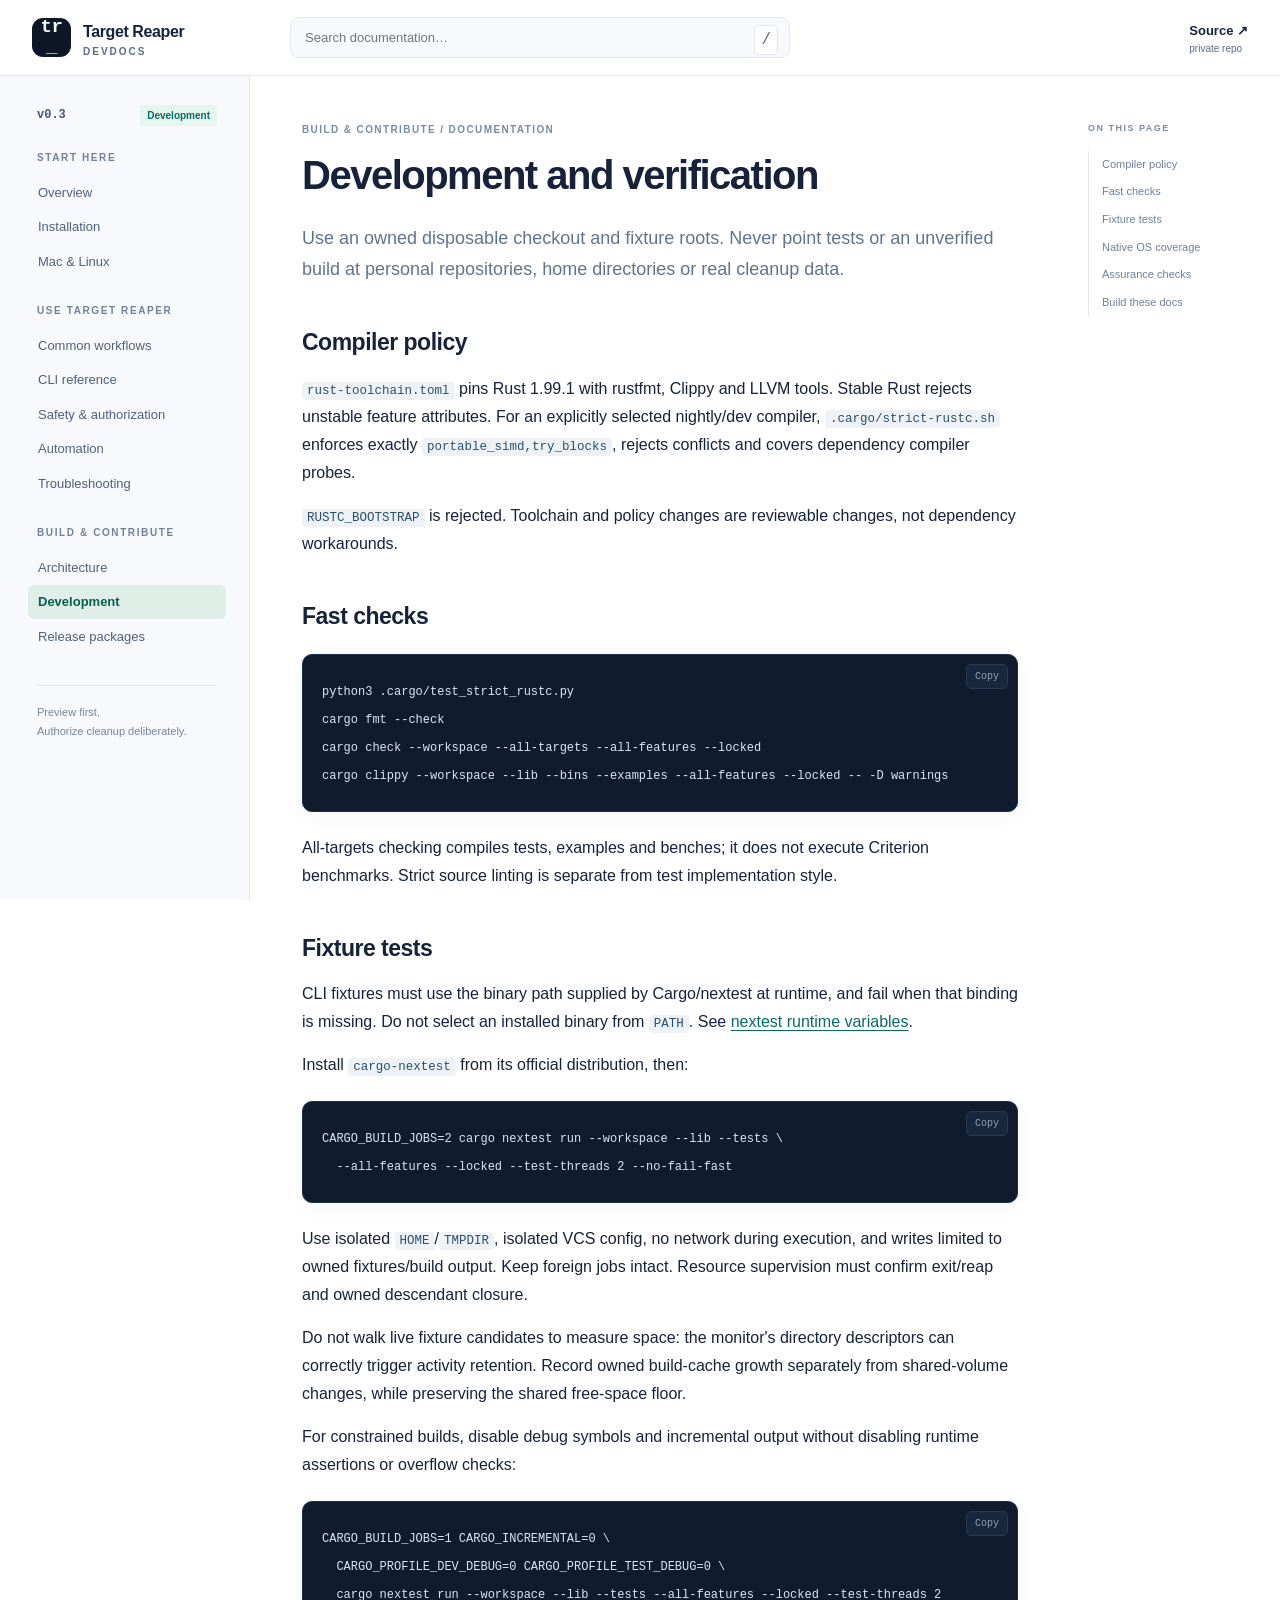
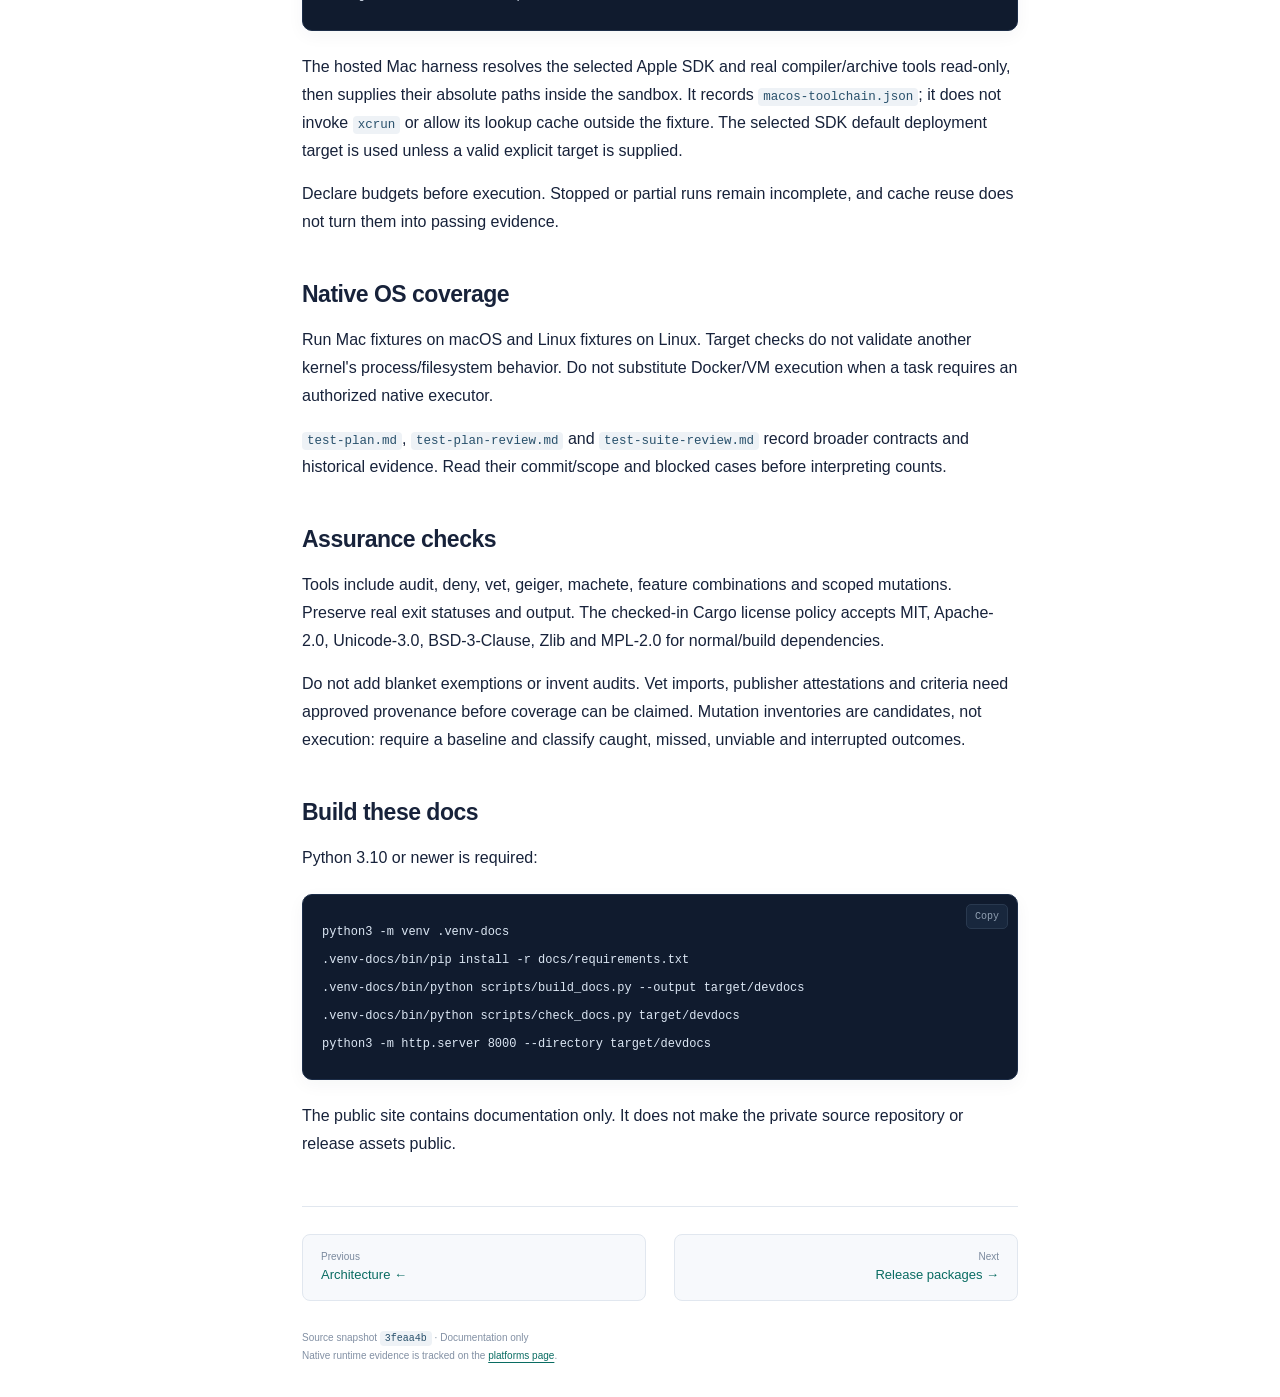
<file: development.html>
<!doctype html>
<html lang="en"><head>
<meta charset="utf-8"><meta name="viewport" content="width=device-width,initial-scale=1">
<title>Development · Target Reaper DevDocs</title>
<meta name="description" content="Target Reaper developer documentation: native Mac/Linux setup, cleanup authorization, CLI reference and verification.">
<link rel="canonical" href="https://lprior-repo.github.io/target-reaper-docs/development.html">
<link rel="icon" href="assets/favicon.svg" type="image/svg+xml">
<link rel="stylesheet" href="assets/docs.css"><script src="assets/docs.js" defer></script>
</head><body>
<a class="skip-link" href="#content">Skip to content</a>
<header class="topbar">
  <a class="brand" href="index.html"><span class="brand-mark" aria-hidden="true">tr<span>_</span></span><span>Target Reaper <small>DevDocs</small></span></a>
  <div class="search-wrap"><label class="sr-only" for="docs-search">Search documentation</label>
    <input id="docs-search" type="search" placeholder="Search documentation…" autocomplete="off" aria-controls="search-results" aria-expanded="false">
    <kbd aria-hidden="true">/</kbd><div id="search-results" class="search-results" hidden></div>
  </div>
  <a class="source-link" href="https://github.com/lprior-repo/target-reaper">Source <span aria-hidden="true">↗</span><small>private repo</small></a>
  <button id="menu-toggle" class="menu-toggle" aria-controls="sidebar" aria-expanded="false">Menu</button>
</header>
<div class="docs-layout">
  <aside id="sidebar" class="sidebar"><div class="version">v0.3 <span>Development</span></div>
    <nav aria-label="Documentation"><p class="nav-section">Start here</p>
<a href="index.html">Overview</a>
<a href="install.html">Installation</a>
<a href="platforms.html">Mac &amp; Linux</a>
<p class="nav-section">Use Target Reaper</p>
<a href="usage.html">Common workflows</a>
<a href="cli.html">CLI reference</a>
<a href="safety.html">Safety &amp; authorization</a>
<a href="automation.html">Automation</a>
<a href="troubleshooting.html">Troubleshooting</a>
<p class="nav-section">Build &amp; contribute</p>
<a href="architecture.html">Architecture</a>
<a href="development.html" aria-current="page">Development</a>
<a href="releases.html">Release packages</a></nav>
    <div class="sidebar-note">Preview first.<br>Authorize cleanup deliberately.</div>
  </aside>
  <main id="content" class="article" tabindex="-1"><div class="eyebrow">Build &amp; contribute / Documentation</div>
    <h1 id="development-and-verification">Development and verification</h1>
<p>Use an owned disposable checkout and fixture roots. Never point tests or an unverified build at personal repositories, home directories or real cleanup data.</p>
<h2 id="compiler-policy">Compiler policy</h2>
<p><code>rust-toolchain.toml</code> pins Rust 1.99.1 with rustfmt, Clippy and LLVM tools. Stable Rust rejects unstable feature attributes. For an explicitly selected nightly/dev compiler, <code>.cargo/strict-rustc.sh</code> enforces exactly <code>portable_simd,try_blocks</code>, rejects conflicts and covers dependency compiler probes.</p>
<p><code>RUSTC_BOOTSTRAP</code> is rejected. Toolchain and policy changes are reviewable changes, not dependency workarounds.</p>
<h2 id="fast-checks">Fast checks</h2>
<pre><code class="language-sh">python3 .cargo/test_strict_rustc.py
cargo fmt --check
cargo check --workspace --all-targets --all-features --locked
cargo clippy --workspace --lib --bins --examples --all-features --locked -- -D warnings
</code></pre>
<p>All-targets checking compiles tests, examples and benches; it does not execute Criterion benchmarks. Strict source linting is separate from test implementation style.</p>
<h2 id="fixture-tests">Fixture tests</h2>
<p>CLI fixtures must use the binary path supplied by Cargo/nextest at runtime, and fail when that binding is missing. Do not select an installed binary from <code>PATH</code>. See <a href="https://nexte.st/docs/configuration/env-vars/">nextest runtime variables</a>.</p>
<p>Install <code>cargo-nextest</code> from its official distribution, then:</p>
<pre><code class="language-sh">CARGO_BUILD_JOBS=2 cargo nextest run --workspace --lib --tests \
  --all-features --locked --test-threads 2 --no-fail-fast
</code></pre>
<p>Use isolated <code>HOME</code>/<code>TMPDIR</code>, isolated VCS config, no network during execution, and writes limited to owned fixtures/build output. Keep foreign jobs intact. Resource supervision must confirm exit/reap and owned descendant closure.</p>
<p>Do not walk live fixture candidates to measure space: the monitor's directory descriptors can correctly trigger activity retention. Record owned build-cache growth separately from shared-volume changes, while preserving the shared free-space floor.</p>
<p>For constrained builds, disable debug symbols and incremental output without disabling runtime assertions or overflow checks:</p>
<pre><code class="language-sh">CARGO_BUILD_JOBS=1 CARGO_INCREMENTAL=0 \
  CARGO_PROFILE_DEV_DEBUG=0 CARGO_PROFILE_TEST_DEBUG=0 \
  cargo nextest run --workspace --lib --tests --all-features --locked --test-threads 2
</code></pre>
<p>The hosted Mac harness resolves the selected Apple SDK and real compiler/archive tools read-only, then supplies their absolute paths inside the sandbox. It records <code>macos-toolchain.json</code>; it does not invoke <code>xcrun</code> or allow its lookup cache outside the fixture. The selected SDK default deployment target is used unless a valid explicit target is supplied.</p>
<p>Declare budgets before execution. Stopped or partial runs remain incomplete, and cache reuse does not turn them into passing evidence.</p>
<h2 id="native-os-coverage">Native OS coverage</h2>
<p>Run Mac fixtures on macOS and Linux fixtures on Linux. Target checks do not validate another kernel's process/filesystem behavior. Do not substitute Docker/VM execution when a task requires an authorized native executor.</p>
<p><code>test-plan.md</code>, <code>test-plan-review.md</code> and <code>test-suite-review.md</code> record broader contracts and historical evidence. Read their commit/scope and blocked cases before interpreting counts.</p>
<h2 id="assurance-checks">Assurance checks</h2>
<p>Tools include audit, deny, vet, geiger, machete, feature combinations and scoped mutations. Preserve real exit statuses and output. The checked-in Cargo license policy accepts MIT, Apache-2.0, Unicode-3.0, BSD-3-Clause, Zlib and MPL-2.0 for normal/build dependencies.</p>
<p>Do not add blanket exemptions or invent audits. Vet imports, publisher attestations and criteria need approved provenance before coverage can be claimed. Mutation inventories are candidates, not execution: require a baseline and classify caught, missed, unviable and interrupted outcomes.</p>
<h2 id="build-these-docs">Build these docs</h2>
<p>Python 3.10 or newer is required:</p>
<pre><code class="language-sh">python3 -m venv .venv-docs
.venv-docs/bin/pip install -r docs/requirements.txt
.venv-docs/bin/python scripts/build_docs.py --output target/devdocs
.venv-docs/bin/python scripts/check_docs.py target/devdocs
python3 -m http.server 8000 --directory target/devdocs
</code></pre>
<p>The public site contains documentation only. It does not make the private source repository or release assets public.</p>

    <nav class="pager" aria-label="Adjacent pages"><a class="pager-previous" href="architecture.html"><small>Previous</small><span>Architecture ←</span></a><a class="pager-next" href="releases.html"><small>Next</small><span>Release packages →</span></a></nav>
    <footer>Source snapshot <code>3feaa4b</code> · Documentation only<br>Native runtime evidence is tracked on the <a href="platforms.html">platforms page</a>.</footer>
  </main>
  <aside class="page-outline" aria-label="On this page"><p>On this page</p><a class="toc-h2" href="#compiler-policy">Compiler policy</a><a class="toc-h2" href="#fast-checks">Fast checks</a><a class="toc-h2" href="#fixture-tests">Fixture tests</a><a class="toc-h2" href="#native-os-coverage">Native OS coverage</a><a class="toc-h2" href="#assurance-checks">Assurance checks</a><a class="toc-h2" href="#build-these-docs">Build these docs</a></aside>
</div><div id="copy-status" class="sr-only" role="status" aria-live="polite"></div>
</body></html>
</file>
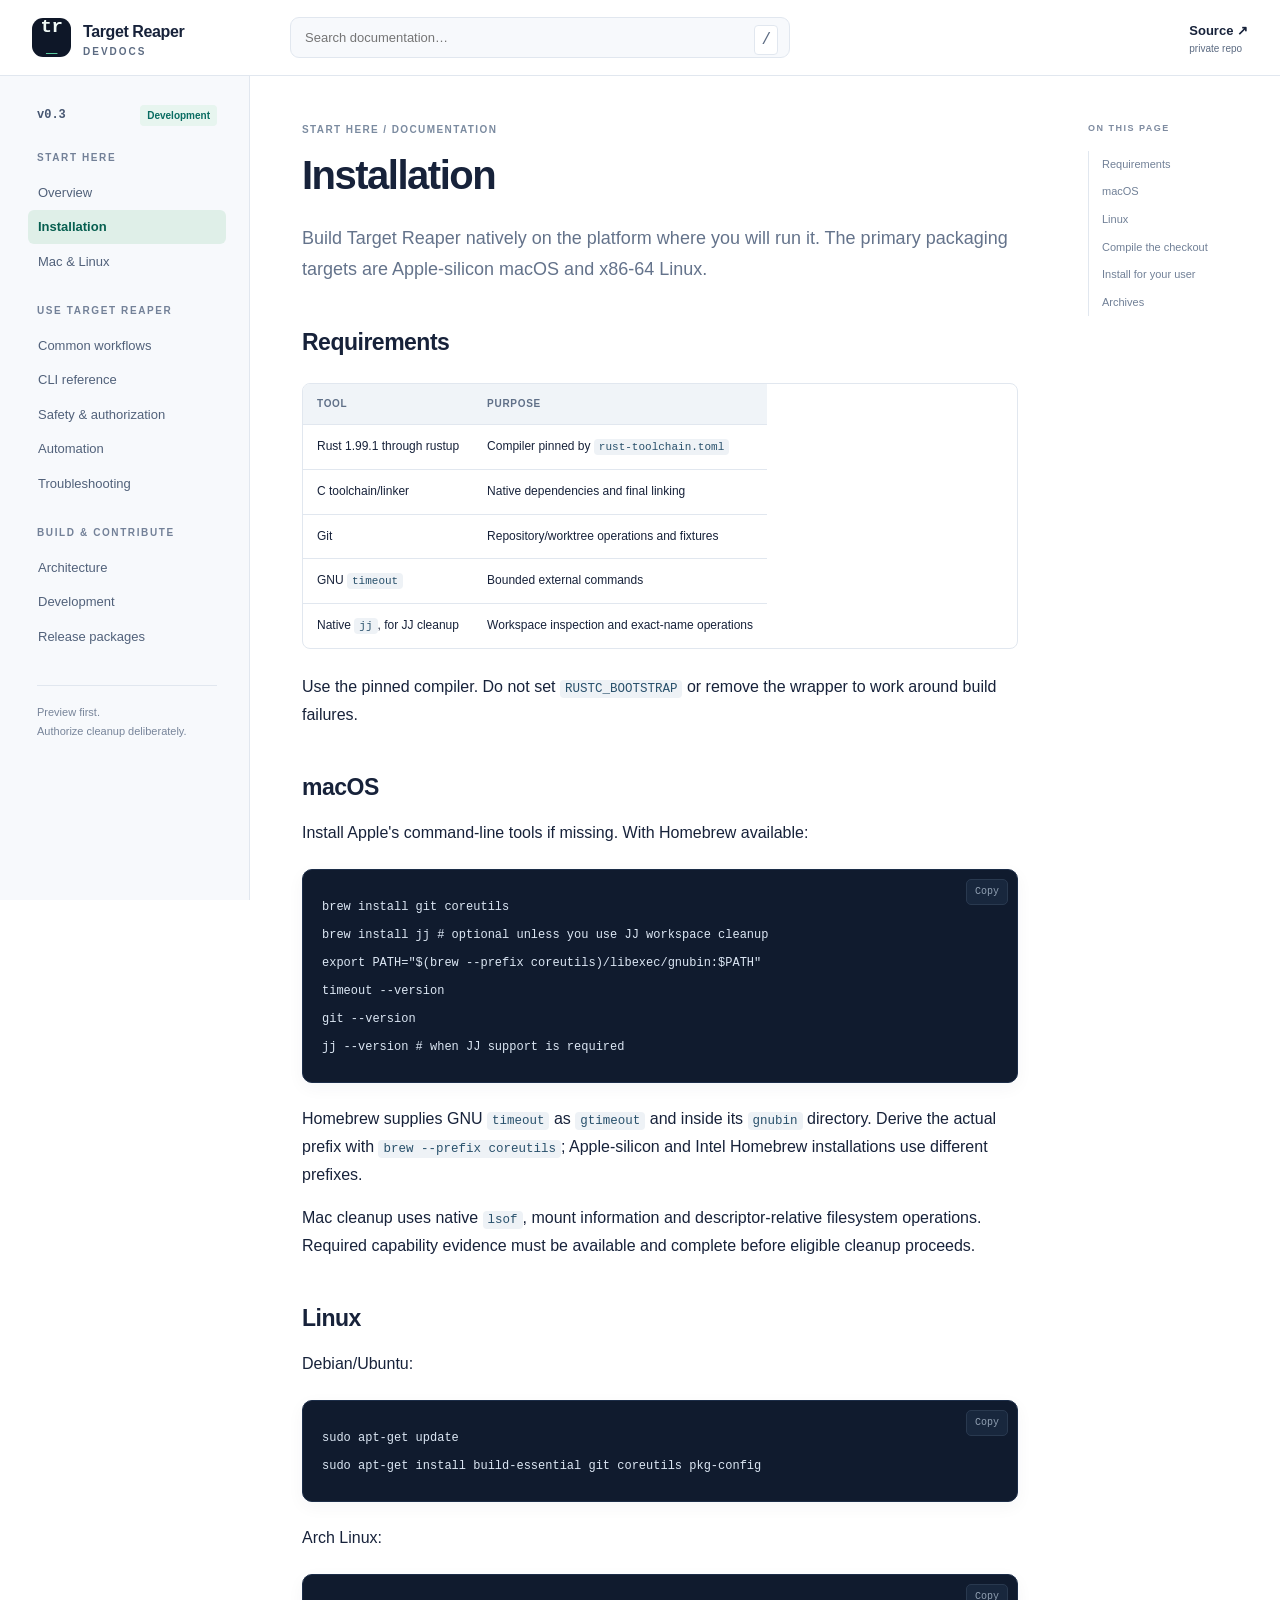
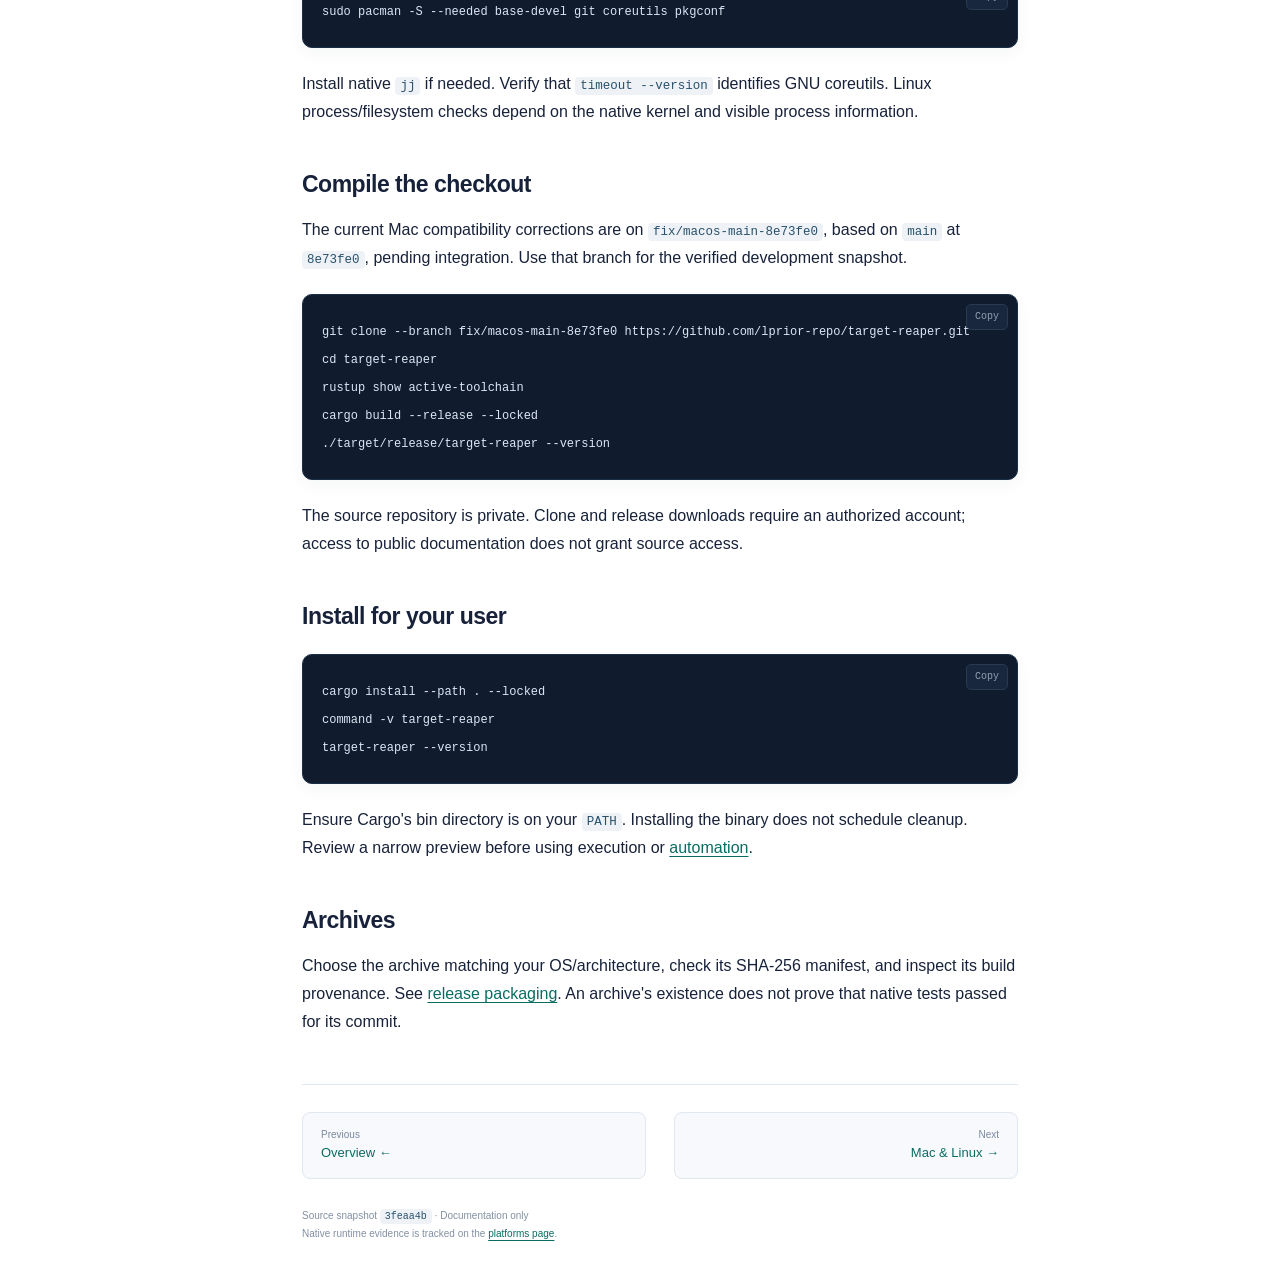
<file: install.html>
<!doctype html>
<html lang="en"><head>
<meta charset="utf-8"><meta name="viewport" content="width=device-width,initial-scale=1">
<title>Installation · Target Reaper DevDocs</title>
<meta name="description" content="Target Reaper developer documentation: native Mac/Linux setup, cleanup authorization, CLI reference and verification.">
<link rel="canonical" href="https://lprior-repo.github.io/target-reaper-docs/install.html">
<link rel="icon" href="assets/favicon.svg" type="image/svg+xml">
<link rel="stylesheet" href="assets/docs.css"><script src="assets/docs.js" defer></script>
</head><body>
<a class="skip-link" href="#content">Skip to content</a>
<header class="topbar">
  <a class="brand" href="index.html"><span class="brand-mark" aria-hidden="true">tr<span>_</span></span><span>Target Reaper <small>DevDocs</small></span></a>
  <div class="search-wrap"><label class="sr-only" for="docs-search">Search documentation</label>
    <input id="docs-search" type="search" placeholder="Search documentation…" autocomplete="off" aria-controls="search-results" aria-expanded="false">
    <kbd aria-hidden="true">/</kbd><div id="search-results" class="search-results" hidden></div>
  </div>
  <a class="source-link" href="https://github.com/lprior-repo/target-reaper">Source <span aria-hidden="true">↗</span><small>private repo</small></a>
  <button id="menu-toggle" class="menu-toggle" aria-controls="sidebar" aria-expanded="false">Menu</button>
</header>
<div class="docs-layout">
  <aside id="sidebar" class="sidebar"><div class="version">v0.3 <span>Development</span></div>
    <nav aria-label="Documentation"><p class="nav-section">Start here</p>
<a href="index.html">Overview</a>
<a href="install.html" aria-current="page">Installation</a>
<a href="platforms.html">Mac &amp; Linux</a>
<p class="nav-section">Use Target Reaper</p>
<a href="usage.html">Common workflows</a>
<a href="cli.html">CLI reference</a>
<a href="safety.html">Safety &amp; authorization</a>
<a href="automation.html">Automation</a>
<a href="troubleshooting.html">Troubleshooting</a>
<p class="nav-section">Build &amp; contribute</p>
<a href="architecture.html">Architecture</a>
<a href="development.html">Development</a>
<a href="releases.html">Release packages</a></nav>
    <div class="sidebar-note">Preview first.<br>Authorize cleanup deliberately.</div>
  </aside>
  <main id="content" class="article" tabindex="-1"><div class="eyebrow">Start here / Documentation</div>
    <h1 id="installation">Installation</h1>
<p>Build Target Reaper natively on the platform where you will run it. The primary packaging targets are Apple-silicon macOS and x86-64 Linux.</p>
<h2 id="requirements">Requirements</h2>
<table>
<thead>
<tr>
<th>Tool</th>
<th>Purpose</th>
</tr>
</thead>
<tbody>
<tr>
<td>Rust 1.99.1 through rustup</td>
<td>Compiler pinned by <code>rust-toolchain.toml</code></td>
</tr>
<tr>
<td>C toolchain/linker</td>
<td>Native dependencies and final linking</td>
</tr>
<tr>
<td>Git</td>
<td>Repository/worktree operations and fixtures</td>
</tr>
<tr>
<td>GNU <code>timeout</code></td>
<td>Bounded external commands</td>
</tr>
<tr>
<td>Native <code>jj</code>, for JJ cleanup</td>
<td>Workspace inspection and exact-name operations</td>
</tr>
</tbody>
</table>
<p>Use the pinned compiler. Do not set <code>RUSTC_BOOTSTRAP</code> or remove the wrapper to work around build failures.</p>
<h2 id="macos">macOS</h2>
<p>Install Apple's command-line tools if missing. With Homebrew available:</p>
<pre><code class="language-sh">brew install git coreutils
brew install jj # optional unless you use JJ workspace cleanup
export PATH=&quot;$(brew --prefix coreutils)/libexec/gnubin:$PATH&quot;
timeout --version
git --version
jj --version # when JJ support is required
</code></pre>
<p>Homebrew supplies GNU <code>timeout</code> as <code>gtimeout</code> and inside its <code>gnubin</code> directory. Derive the actual prefix with <code>brew --prefix coreutils</code>; Apple-silicon and Intel Homebrew installations use different prefixes.</p>
<p>Mac cleanup uses native <code>lsof</code>, mount information and descriptor-relative filesystem operations. Required capability evidence must be available and complete before eligible cleanup proceeds.</p>
<h2 id="linux">Linux</h2>
<p>Debian/Ubuntu:</p>
<pre><code class="language-sh">sudo apt-get update
sudo apt-get install build-essential git coreutils pkg-config
</code></pre>
<p>Arch Linux:</p>
<pre><code class="language-sh">sudo pacman -S --needed base-devel git coreutils pkgconf
</code></pre>
<p>Install native <code>jj</code> if needed. Verify that <code>timeout --version</code> identifies GNU coreutils. Linux process/filesystem checks depend on the native kernel and visible process information.</p>
<h2 id="compile-the-checkout">Compile the checkout</h2>
<p>The current Mac compatibility corrections are on <code>fix/macos-main-8e73fe0</code>, based on <code>main</code> at <code>8e73fe0</code>, pending integration. Use that branch for the verified development snapshot.</p>
<pre><code class="language-sh">git clone --branch fix/macos-main-8e73fe0 https://github.com/lprior-repo/target-reaper.git
cd target-reaper
rustup show active-toolchain
cargo build --release --locked
./target/release/target-reaper --version
</code></pre>
<p>The source repository is private. Clone and release downloads require an authorized account; access to public documentation does not grant source access.</p>
<h2 id="install-for-your-user">Install for your user</h2>
<pre><code class="language-sh">cargo install --path . --locked
command -v target-reaper
target-reaper --version
</code></pre>
<p>Ensure Cargo's bin directory is on your <code>PATH</code>. Installing the binary does not schedule cleanup. Review a narrow preview before using execution or <a href="automation.html">automation</a>.</p>
<h2 id="archives">Archives</h2>
<p>Choose the archive matching your OS/architecture, check its SHA-256 manifest, and inspect its build provenance. See <a href="releases.html">release packaging</a>. An archive's existence does not prove that native tests passed for its commit.</p>

    <nav class="pager" aria-label="Adjacent pages"><a class="pager-previous" href="index.html"><small>Previous</small><span>Overview ←</span></a><a class="pager-next" href="platforms.html"><small>Next</small><span>Mac &amp; Linux →</span></a></nav>
    <footer>Source snapshot <code>3feaa4b</code> · Documentation only<br>Native runtime evidence is tracked on the <a href="platforms.html">platforms page</a>.</footer>
  </main>
  <aside class="page-outline" aria-label="On this page"><p>On this page</p><a class="toc-h2" href="#requirements">Requirements</a><a class="toc-h2" href="#macos">macOS</a><a class="toc-h2" href="#linux">Linux</a><a class="toc-h2" href="#compile-the-checkout">Compile the checkout</a><a class="toc-h2" href="#install-for-your-user">Install for your user</a><a class="toc-h2" href="#archives">Archives</a></aside>
</div><div id="copy-status" class="sr-only" role="status" aria-live="polite"></div>
</body></html>
</file>
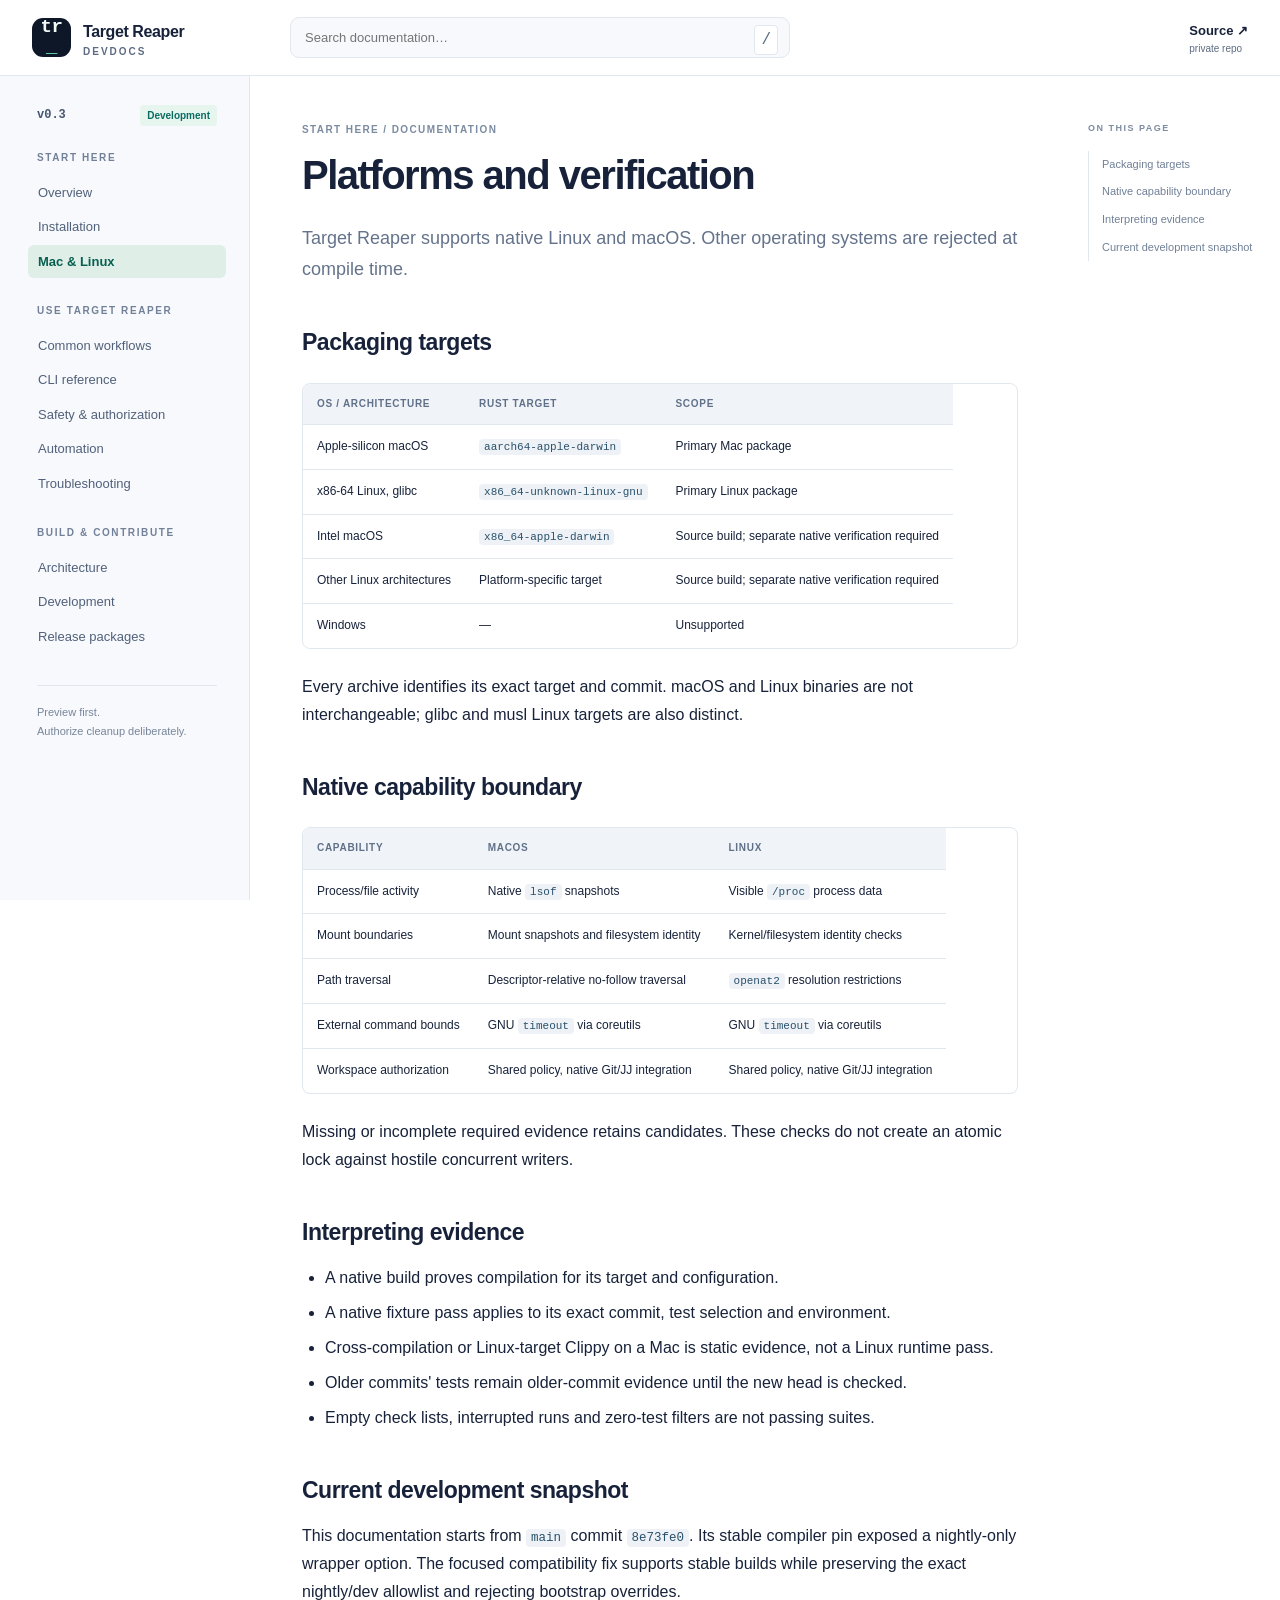
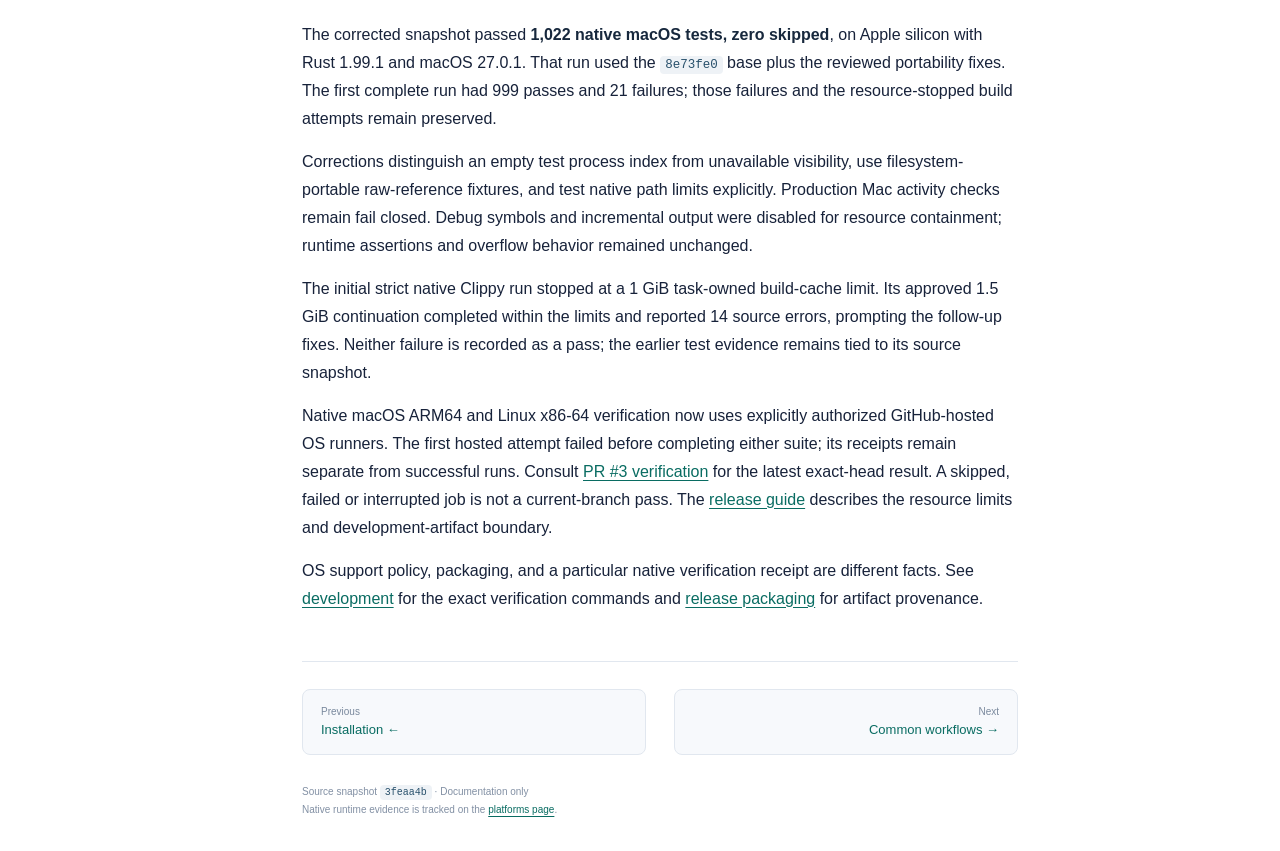
<file: platforms.html>
<!doctype html>
<html lang="en"><head>
<meta charset="utf-8"><meta name="viewport" content="width=device-width,initial-scale=1">
<title>Mac &amp; Linux · Target Reaper DevDocs</title>
<meta name="description" content="Target Reaper developer documentation: native Mac/Linux setup, cleanup authorization, CLI reference and verification.">
<link rel="canonical" href="https://lprior-repo.github.io/target-reaper-docs/platforms.html">
<link rel="icon" href="assets/favicon.svg" type="image/svg+xml">
<link rel="stylesheet" href="assets/docs.css"><script src="assets/docs.js" defer></script>
</head><body>
<a class="skip-link" href="#content">Skip to content</a>
<header class="topbar">
  <a class="brand" href="index.html"><span class="brand-mark" aria-hidden="true">tr<span>_</span></span><span>Target Reaper <small>DevDocs</small></span></a>
  <div class="search-wrap"><label class="sr-only" for="docs-search">Search documentation</label>
    <input id="docs-search" type="search" placeholder="Search documentation…" autocomplete="off" aria-controls="search-results" aria-expanded="false">
    <kbd aria-hidden="true">/</kbd><div id="search-results" class="search-results" hidden></div>
  </div>
  <a class="source-link" href="https://github.com/lprior-repo/target-reaper">Source <span aria-hidden="true">↗</span><small>private repo</small></a>
  <button id="menu-toggle" class="menu-toggle" aria-controls="sidebar" aria-expanded="false">Menu</button>
</header>
<div class="docs-layout">
  <aside id="sidebar" class="sidebar"><div class="version">v0.3 <span>Development</span></div>
    <nav aria-label="Documentation"><p class="nav-section">Start here</p>
<a href="index.html">Overview</a>
<a href="install.html">Installation</a>
<a href="platforms.html" aria-current="page">Mac &amp; Linux</a>
<p class="nav-section">Use Target Reaper</p>
<a href="usage.html">Common workflows</a>
<a href="cli.html">CLI reference</a>
<a href="safety.html">Safety &amp; authorization</a>
<a href="automation.html">Automation</a>
<a href="troubleshooting.html">Troubleshooting</a>
<p class="nav-section">Build &amp; contribute</p>
<a href="architecture.html">Architecture</a>
<a href="development.html">Development</a>
<a href="releases.html">Release packages</a></nav>
    <div class="sidebar-note">Preview first.<br>Authorize cleanup deliberately.</div>
  </aside>
  <main id="content" class="article" tabindex="-1"><div class="eyebrow">Start here / Documentation</div>
    <h1 id="platforms-and-verification">Platforms and verification</h1>
<p>Target Reaper supports native Linux and macOS. Other operating systems are rejected at compile time.</p>
<h2 id="packaging-targets">Packaging targets</h2>
<table>
<thead>
<tr>
<th>OS / architecture</th>
<th>Rust target</th>
<th>Scope</th>
</tr>
</thead>
<tbody>
<tr>
<td>Apple-silicon macOS</td>
<td><code>aarch64-apple-darwin</code></td>
<td>Primary Mac package</td>
</tr>
<tr>
<td>x86-64 Linux, glibc</td>
<td><code>x86_64-unknown-linux-gnu</code></td>
<td>Primary Linux package</td>
</tr>
<tr>
<td>Intel macOS</td>
<td><code>x86_64-apple-darwin</code></td>
<td>Source build; separate native verification required</td>
</tr>
<tr>
<td>Other Linux architectures</td>
<td>Platform-specific target</td>
<td>Source build; separate native verification required</td>
</tr>
<tr>
<td>Windows</td>
<td>—</td>
<td>Unsupported</td>
</tr>
</tbody>
</table>
<p>Every archive identifies its exact target and commit. macOS and Linux binaries are not interchangeable; glibc and musl Linux targets are also distinct.</p>
<h2 id="native-capability-boundary">Native capability boundary</h2>
<table>
<thead>
<tr>
<th>Capability</th>
<th>macOS</th>
<th>Linux</th>
</tr>
</thead>
<tbody>
<tr>
<td>Process/file activity</td>
<td>Native <code>lsof</code> snapshots</td>
<td>Visible <code>/proc</code> process data</td>
</tr>
<tr>
<td>Mount boundaries</td>
<td>Mount snapshots and filesystem identity</td>
<td>Kernel/filesystem identity checks</td>
</tr>
<tr>
<td>Path traversal</td>
<td>Descriptor-relative no-follow traversal</td>
<td><code>openat2</code> resolution restrictions</td>
</tr>
<tr>
<td>External command bounds</td>
<td>GNU <code>timeout</code> via coreutils</td>
<td>GNU <code>timeout</code> via coreutils</td>
</tr>
<tr>
<td>Workspace authorization</td>
<td>Shared policy, native Git/JJ integration</td>
<td>Shared policy, native Git/JJ integration</td>
</tr>
</tbody>
</table>
<p>Missing or incomplete required evidence retains candidates. These checks do not create an atomic lock against hostile concurrent writers.</p>
<h2 id="interpreting-evidence">Interpreting evidence</h2>
<ul>
<li>A native build proves compilation for its target and configuration.</li>
<li>A native fixture pass applies to its exact commit, test selection and environment.</li>
<li>Cross-compilation or Linux-target Clippy on a Mac is static evidence, not a Linux runtime pass.</li>
<li>Older commits' tests remain older-commit evidence until the new head is checked.</li>
<li>Empty check lists, interrupted runs and zero-test filters are not passing suites.</li>
</ul>
<h2 id="current-development-snapshot">Current development snapshot</h2>
<p>This documentation starts from <code>main</code> commit <code>8e73fe0</code>. Its stable compiler pin exposed a nightly-only wrapper option. The focused compatibility fix supports stable builds while preserving the exact nightly/dev allowlist and rejecting bootstrap overrides.</p>
<p>The corrected snapshot passed <strong>1,022 native macOS tests, zero skipped</strong>, on Apple silicon with Rust 1.99.1 and macOS 27.0.1. That run used the <code>8e73fe0</code> base plus the reviewed portability fixes. The first complete run had 999 passes and 21 failures; those failures and the resource-stopped build attempts remain preserved.</p>
<p>Corrections distinguish an empty test process index from unavailable visibility, use filesystem-portable raw-reference fixtures, and test native path limits explicitly. Production Mac activity checks remain fail closed. Debug symbols and incremental output were disabled for resource containment; runtime assertions and overflow behavior remained unchanged.</p>
<p>The initial strict native Clippy run stopped at a 1 GiB task-owned build-cache limit. Its approved 1.5 GiB continuation completed within the limits and reported 14 source errors, prompting the follow-up fixes. Neither failure is recorded as a pass; the earlier test evidence remains tied to its source snapshot.</p>
<p>Native macOS ARM64 and Linux x86-64 verification now uses explicitly authorized GitHub-hosted OS runners. The first hosted attempt failed before completing either suite; its receipts remain separate from successful runs. Consult <a href="https://github.com/lprior-repo/target-reaper/pull/3/checks">PR #3 verification</a> for the latest exact-head result. A skipped, failed or interrupted job is not a current-branch pass. The <a href="releases.html">release guide</a> describes the resource limits and development-artifact boundary.</p>
<p>OS support policy, packaging, and a particular native verification receipt are different facts. See <a href="development.html">development</a> for the exact verification commands and <a href="releases.html">release packaging</a> for artifact provenance.</p>

    <nav class="pager" aria-label="Adjacent pages"><a class="pager-previous" href="install.html"><small>Previous</small><span>Installation ←</span></a><a class="pager-next" href="usage.html"><small>Next</small><span>Common workflows →</span></a></nav>
    <footer>Source snapshot <code>3feaa4b</code> · Documentation only<br>Native runtime evidence is tracked on the <a href="platforms.html">platforms page</a>.</footer>
  </main>
  <aside class="page-outline" aria-label="On this page"><p>On this page</p><a class="toc-h2" href="#packaging-targets">Packaging targets</a><a class="toc-h2" href="#native-capability-boundary">Native capability boundary</a><a class="toc-h2" href="#interpreting-evidence">Interpreting evidence</a><a class="toc-h2" href="#current-development-snapshot">Current development snapshot</a></aside>
</div><div id="copy-status" class="sr-only" role="status" aria-live="polite"></div>
</body></html>
</file>
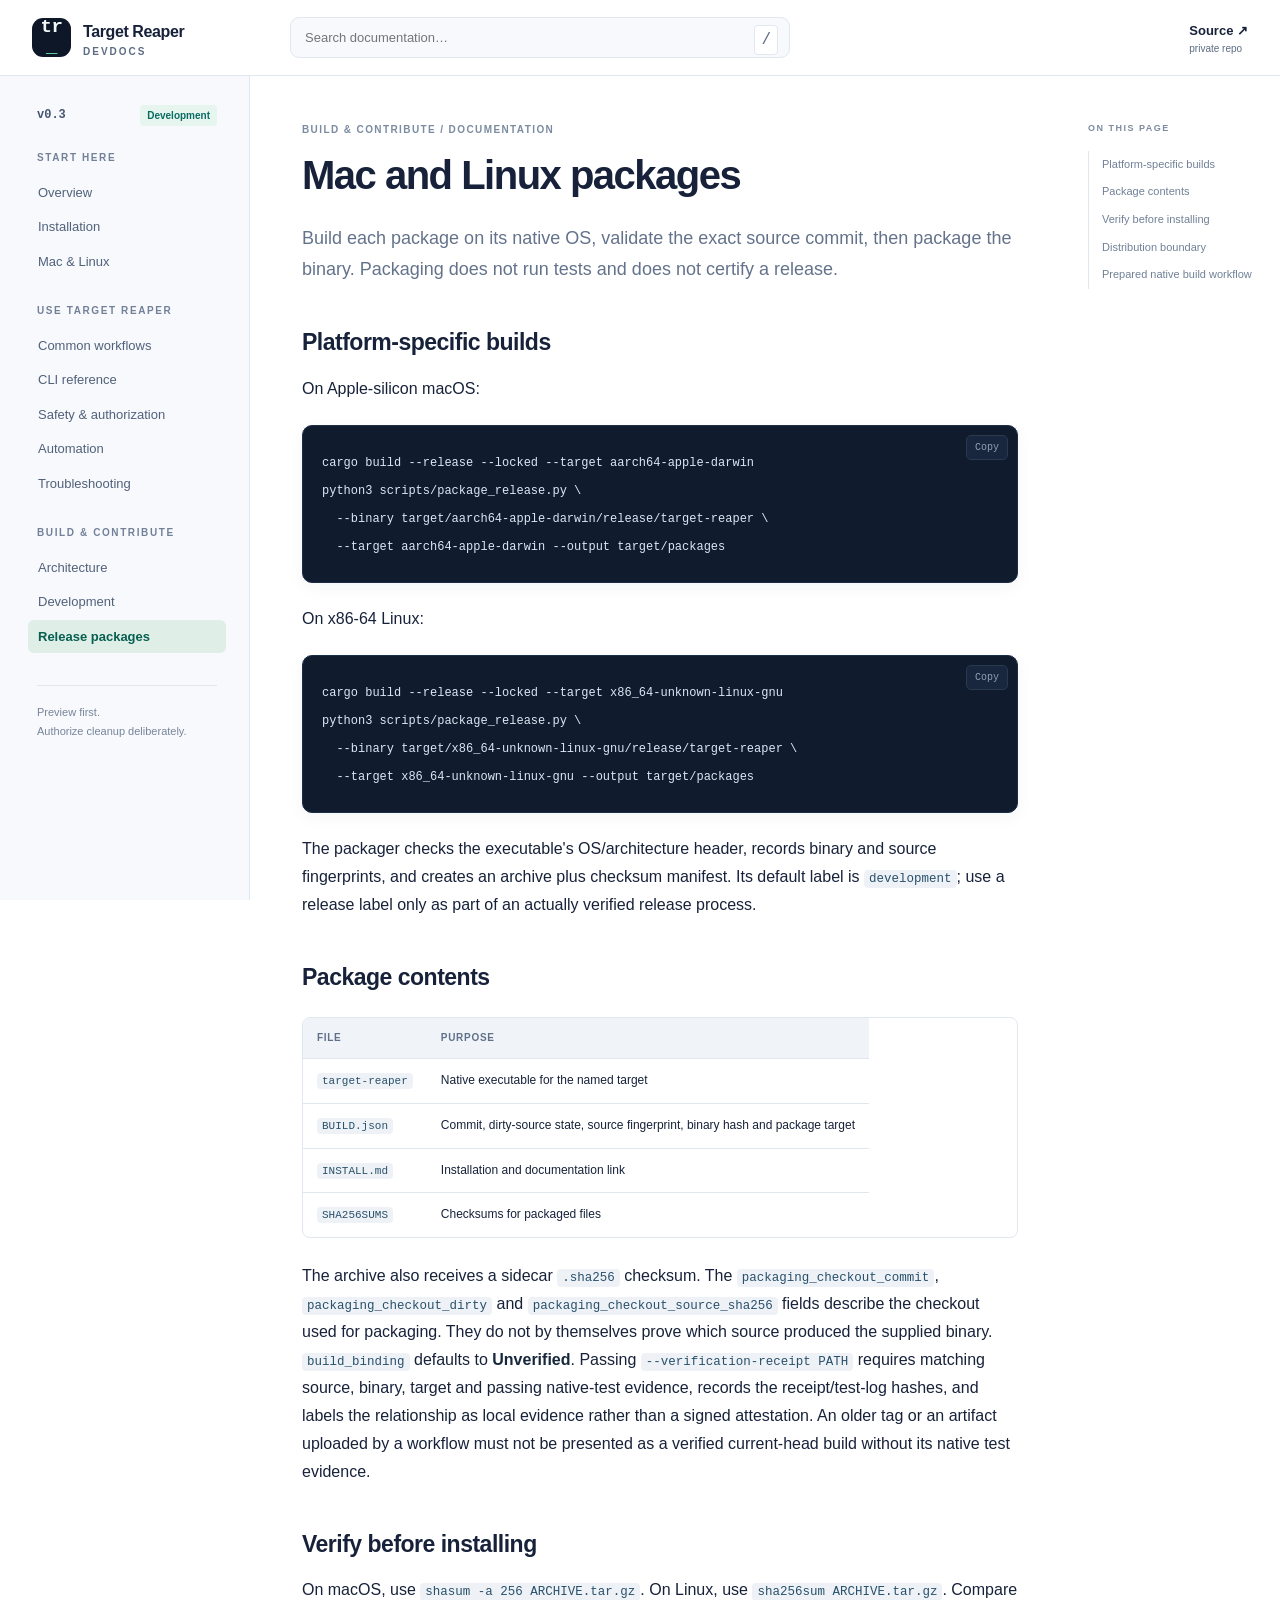
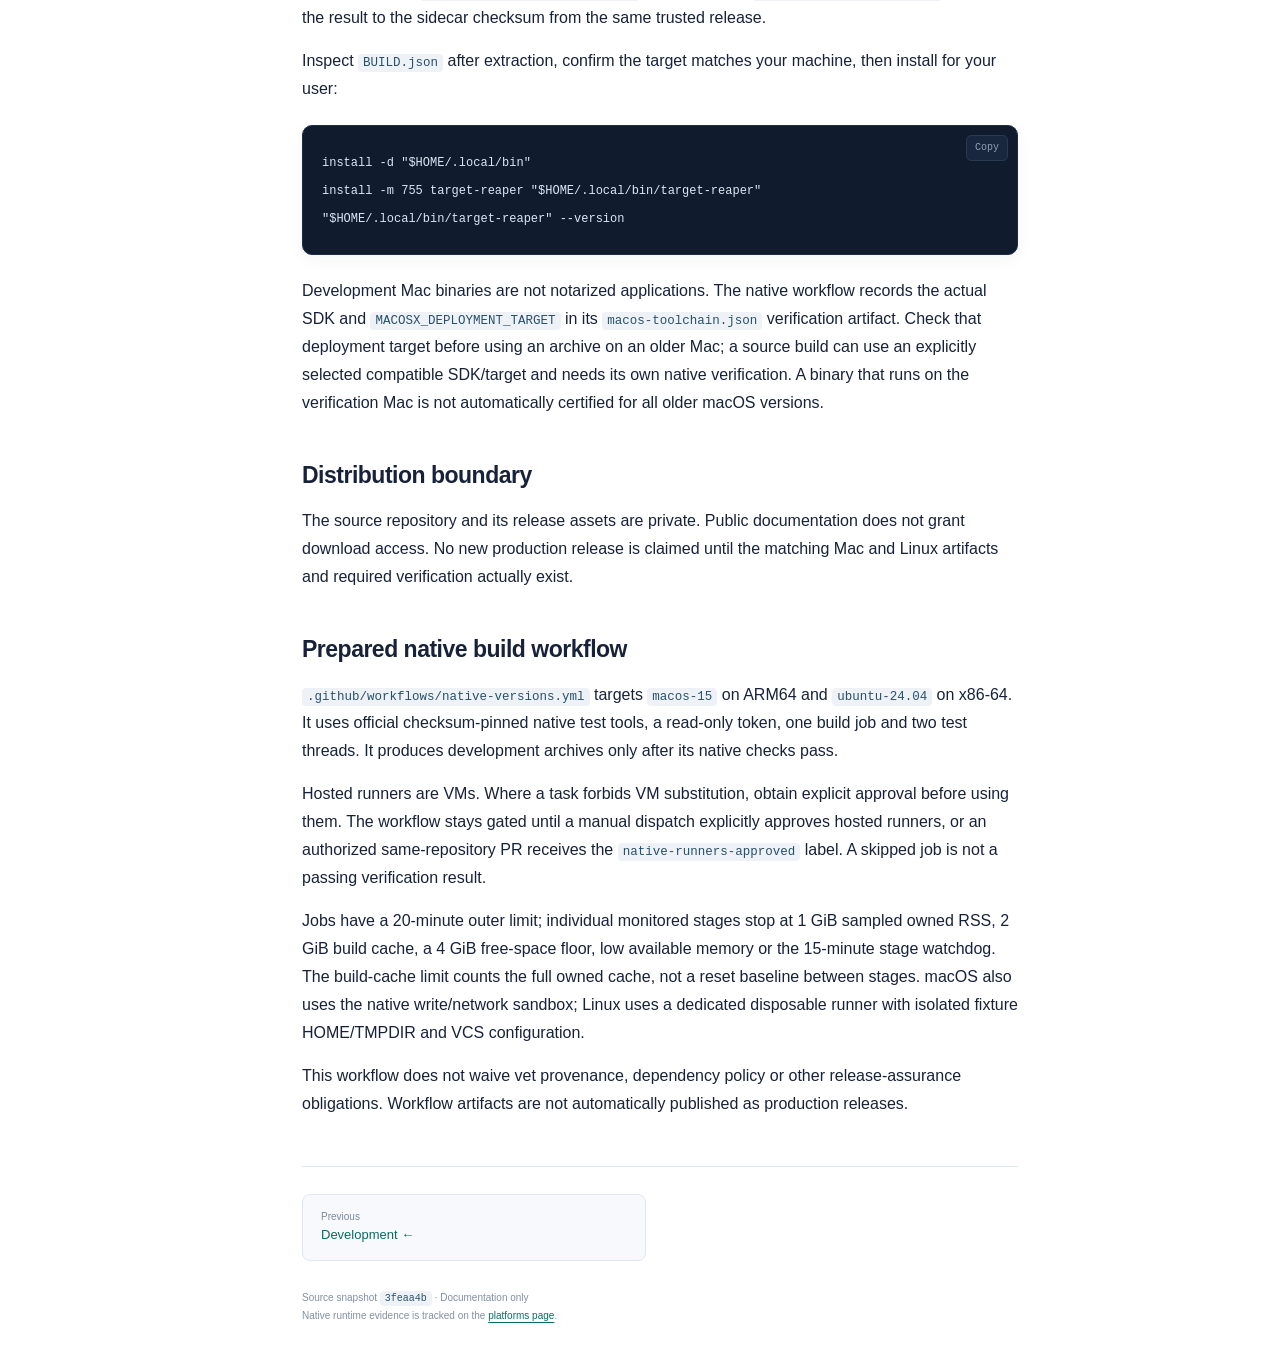
<file: releases.html>
<!doctype html>
<html lang="en"><head>
<meta charset="utf-8"><meta name="viewport" content="width=device-width,initial-scale=1">
<title>Release packages · Target Reaper DevDocs</title>
<meta name="description" content="Target Reaper developer documentation: native Mac/Linux setup, cleanup authorization, CLI reference and verification.">
<link rel="canonical" href="https://lprior-repo.github.io/target-reaper-docs/releases.html">
<link rel="icon" href="assets/favicon.svg" type="image/svg+xml">
<link rel="stylesheet" href="assets/docs.css"><script src="assets/docs.js" defer></script>
</head><body>
<a class="skip-link" href="#content">Skip to content</a>
<header class="topbar">
  <a class="brand" href="index.html"><span class="brand-mark" aria-hidden="true">tr<span>_</span></span><span>Target Reaper <small>DevDocs</small></span></a>
  <div class="search-wrap"><label class="sr-only" for="docs-search">Search documentation</label>
    <input id="docs-search" type="search" placeholder="Search documentation…" autocomplete="off" aria-controls="search-results" aria-expanded="false">
    <kbd aria-hidden="true">/</kbd><div id="search-results" class="search-results" hidden></div>
  </div>
  <a class="source-link" href="https://github.com/lprior-repo/target-reaper">Source <span aria-hidden="true">↗</span><small>private repo</small></a>
  <button id="menu-toggle" class="menu-toggle" aria-controls="sidebar" aria-expanded="false">Menu</button>
</header>
<div class="docs-layout">
  <aside id="sidebar" class="sidebar"><div class="version">v0.3 <span>Development</span></div>
    <nav aria-label="Documentation"><p class="nav-section">Start here</p>
<a href="index.html">Overview</a>
<a href="install.html">Installation</a>
<a href="platforms.html">Mac &amp; Linux</a>
<p class="nav-section">Use Target Reaper</p>
<a href="usage.html">Common workflows</a>
<a href="cli.html">CLI reference</a>
<a href="safety.html">Safety &amp; authorization</a>
<a href="automation.html">Automation</a>
<a href="troubleshooting.html">Troubleshooting</a>
<p class="nav-section">Build &amp; contribute</p>
<a href="architecture.html">Architecture</a>
<a href="development.html">Development</a>
<a href="releases.html" aria-current="page">Release packages</a></nav>
    <div class="sidebar-note">Preview first.<br>Authorize cleanup deliberately.</div>
  </aside>
  <main id="content" class="article" tabindex="-1"><div class="eyebrow">Build &amp; contribute / Documentation</div>
    <h1 id="mac-and-linux-packages">Mac and Linux packages</h1>
<p>Build each package on its native OS, validate the exact source commit, then package the binary. Packaging does not run tests and does not certify a release.</p>
<h2 id="platform-specific-builds">Platform-specific builds</h2>
<p>On Apple-silicon macOS:</p>
<pre><code class="language-sh">cargo build --release --locked --target aarch64-apple-darwin
python3 scripts/package_release.py \
  --binary target/aarch64-apple-darwin/release/target-reaper \
  --target aarch64-apple-darwin --output target/packages
</code></pre>
<p>On x86-64 Linux:</p>
<pre><code class="language-sh">cargo build --release --locked --target x86_64-unknown-linux-gnu
python3 scripts/package_release.py \
  --binary target/x86_64-unknown-linux-gnu/release/target-reaper \
  --target x86_64-unknown-linux-gnu --output target/packages
</code></pre>
<p>The packager checks the executable's OS/architecture header, records binary and source fingerprints, and creates an archive plus checksum manifest. Its default label is <code>development</code>; use a release label only as part of an actually verified release process.</p>
<h2 id="package-contents">Package contents</h2>
<table>
<thead>
<tr>
<th>File</th>
<th>Purpose</th>
</tr>
</thead>
<tbody>
<tr>
<td><code>target-reaper</code></td>
<td>Native executable for the named target</td>
</tr>
<tr>
<td><code>BUILD.json</code></td>
<td>Commit, dirty-source state, source fingerprint, binary hash and package target</td>
</tr>
<tr>
<td><code>INSTALL.md</code></td>
<td>Installation and documentation link</td>
</tr>
<tr>
<td><code>SHA256SUMS</code></td>
<td>Checksums for packaged files</td>
</tr>
</tbody>
</table>
<p>The archive also receives a sidecar <code>.sha256</code> checksum. The <code>packaging_checkout_commit</code>, <code>packaging_checkout_dirty</code> and <code>packaging_checkout_source_sha256</code> fields describe the checkout used for packaging. They do not by themselves prove which source produced the supplied binary. <code>build_binding</code> defaults to <strong>Unverified</strong>. Passing <code>--verification-receipt PATH</code> requires matching source, binary, target and passing native-test evidence, records the receipt/test-log hashes, and labels the relationship as local evidence rather than a signed attestation. An older tag or an artifact uploaded by a workflow must not be presented as a verified current-head build without its native test evidence.</p>
<h2 id="verify-before-installing">Verify before installing</h2>
<p>On macOS, use <code>shasum -a 256 ARCHIVE.tar.gz</code>. On Linux, use <code>sha256sum ARCHIVE.tar.gz</code>. Compare the result to the sidecar checksum from the same trusted release.</p>
<p>Inspect <code>BUILD.json</code> after extraction, confirm the target matches your machine, then install for your user:</p>
<pre><code class="language-sh">install -d &quot;$HOME/.local/bin&quot;
install -m 755 target-reaper &quot;$HOME/.local/bin/target-reaper&quot;
&quot;$HOME/.local/bin/target-reaper&quot; --version
</code></pre>
<p>Development Mac binaries are not notarized applications. The native workflow records the actual SDK and <code>MACOSX_DEPLOYMENT_TARGET</code> in its <code>macos-toolchain.json</code> verification artifact. Check that deployment target before using an archive on an older Mac; a source build can use an explicitly selected compatible SDK/target and needs its own native verification. A binary that runs on the verification Mac is not automatically certified for all older macOS versions.</p>
<h2 id="distribution-boundary">Distribution boundary</h2>
<p>The source repository and its release assets are private. Public documentation does not grant download access. No new production release is claimed until the matching Mac and Linux artifacts and required verification actually exist.</p>
<h2 id="prepared-native-build-workflow">Prepared native build workflow</h2>
<p><code>.github/workflows/native-versions.yml</code> targets <code>macos-15</code> on ARM64 and <code>ubuntu-24.04</code> on x86-64. It uses official checksum-pinned native test tools, a read-only token, one build job and two test threads. It produces development archives only after its native checks pass.</p>
<p>Hosted runners are VMs. Where a task forbids VM substitution, obtain explicit approval before using them. The workflow stays gated until a manual dispatch explicitly approves hosted runners, or an authorized same-repository PR receives the <code>native-runners-approved</code> label. A skipped job is not a passing verification result.</p>
<p>Jobs have a 20-minute outer limit; individual monitored stages stop at 1 GiB sampled owned RSS, 2 GiB build cache, a 4 GiB free-space floor, low available memory or the 15-minute stage watchdog. The build-cache limit counts the full owned cache, not a reset baseline between stages. macOS also uses the native write/network sandbox; Linux uses a dedicated disposable runner with isolated fixture HOME/TMPDIR and VCS configuration.</p>
<p>This workflow does not waive vet provenance, dependency policy or other release-assurance obligations. Workflow artifacts are not automatically published as production releases.</p>

    <nav class="pager" aria-label="Adjacent pages"><a class="pager-previous" href="development.html"><small>Previous</small><span>Development ←</span></a></nav>
    <footer>Source snapshot <code>3feaa4b</code> · Documentation only<br>Native runtime evidence is tracked on the <a href="platforms.html">platforms page</a>.</footer>
  </main>
  <aside class="page-outline" aria-label="On this page"><p>On this page</p><a class="toc-h2" href="#platform-specific-builds">Platform-specific builds</a><a class="toc-h2" href="#package-contents">Package contents</a><a class="toc-h2" href="#verify-before-installing">Verify before installing</a><a class="toc-h2" href="#distribution-boundary">Distribution boundary</a><a class="toc-h2" href="#prepared-native-build-workflow">Prepared native build workflow</a></aside>
</div><div id="copy-status" class="sr-only" role="status" aria-live="polite"></div>
</body></html>
</file>
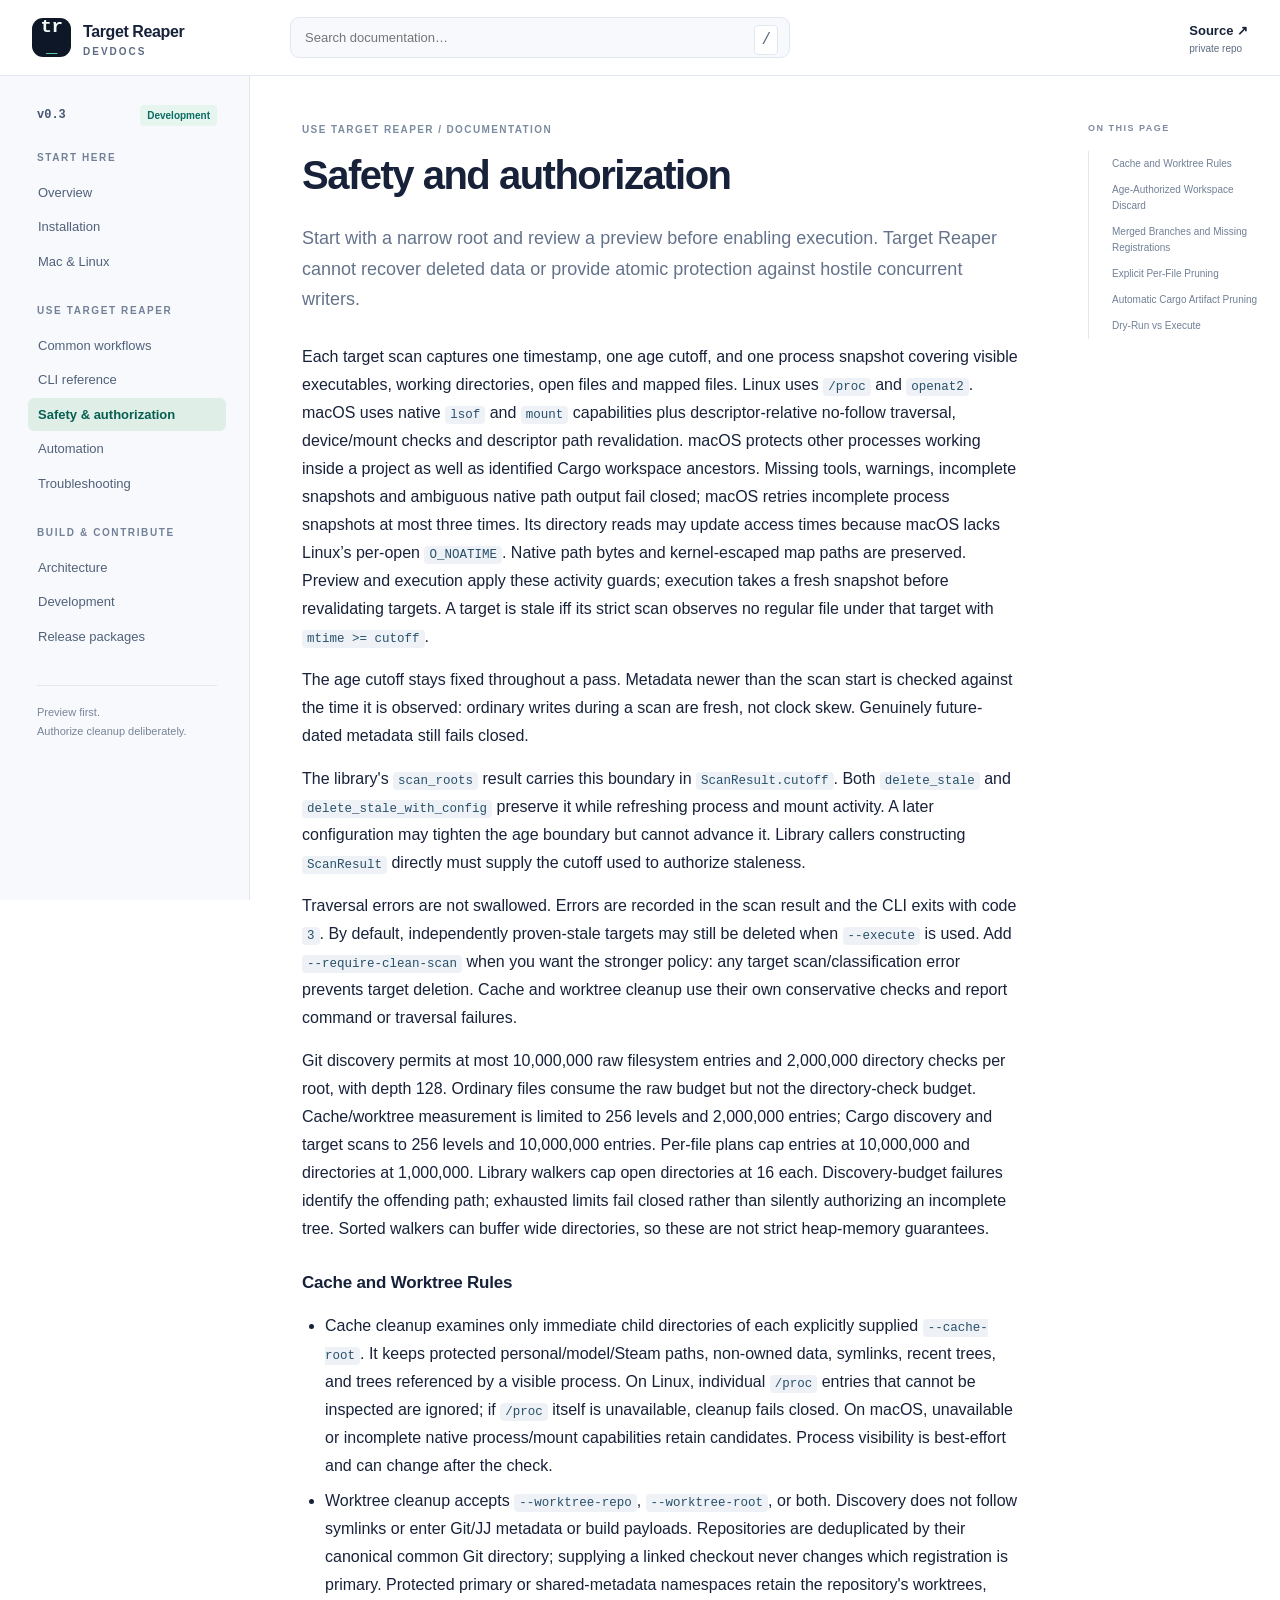
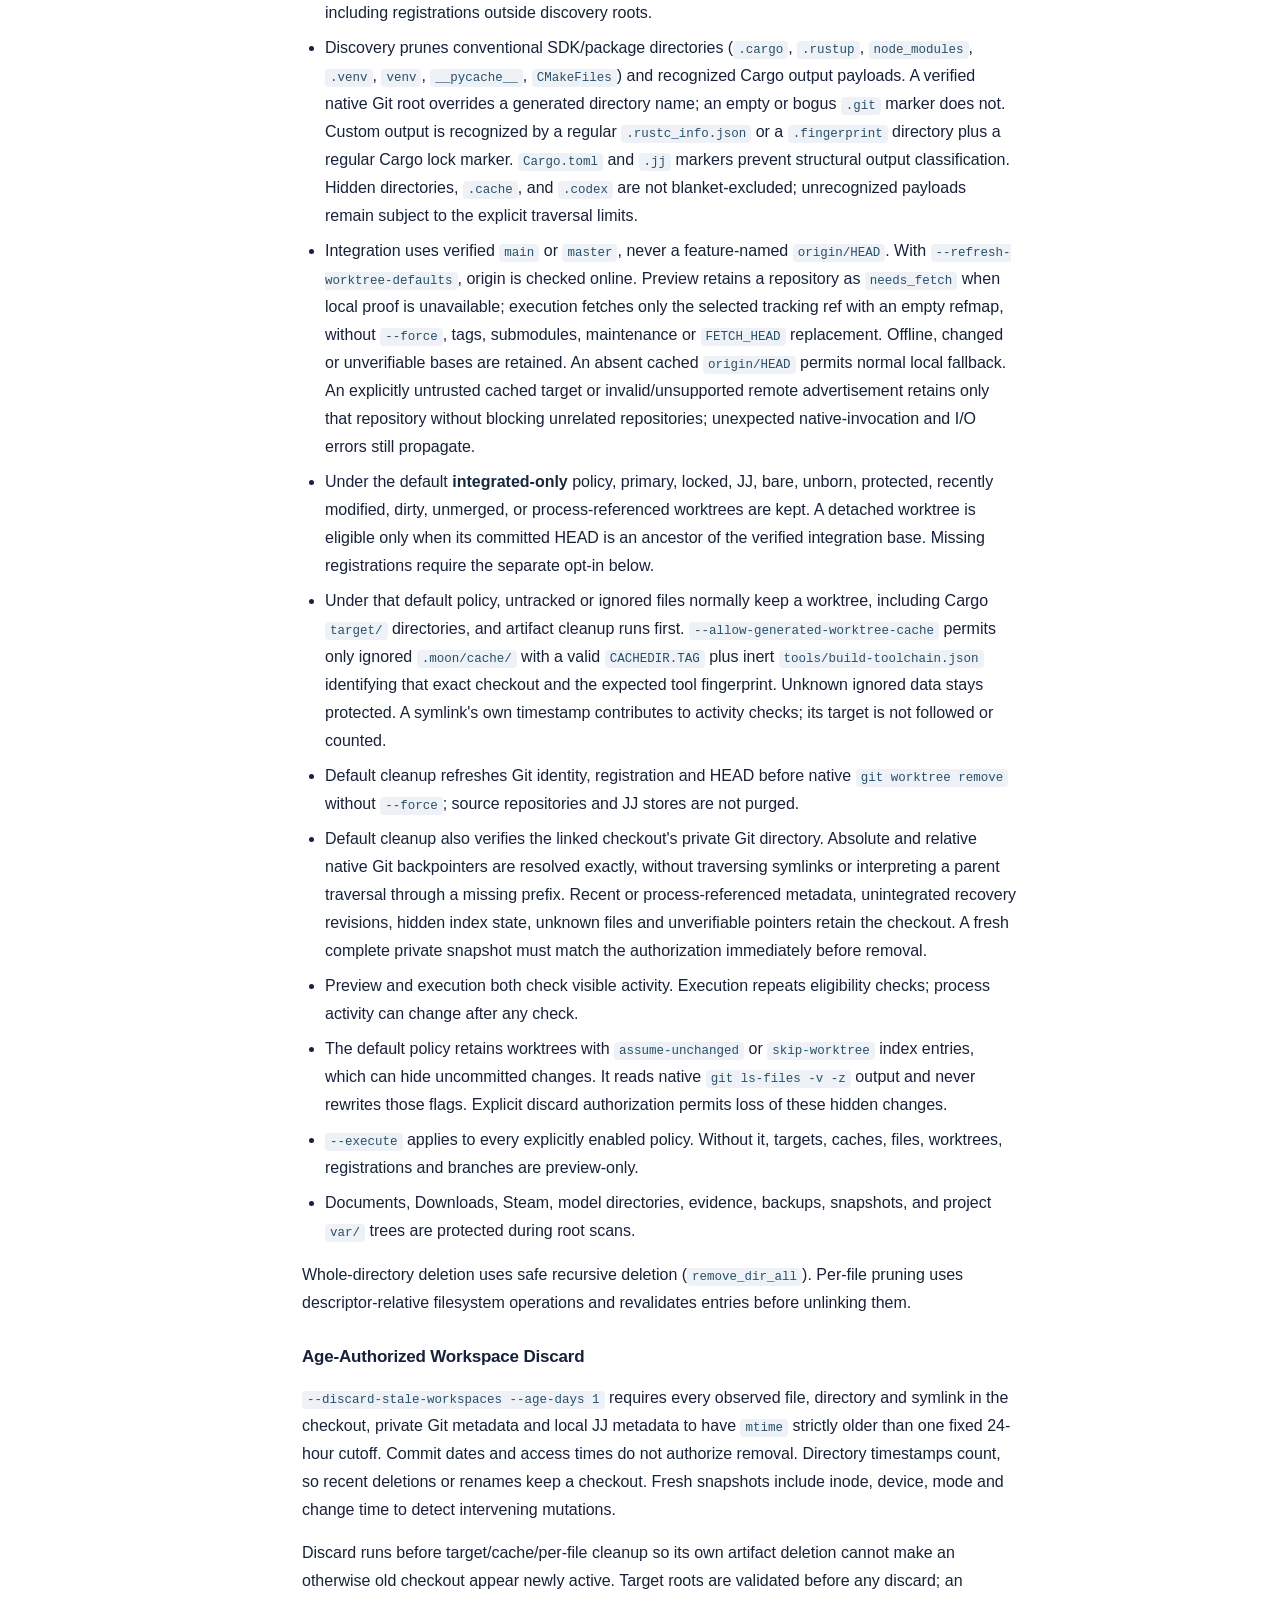
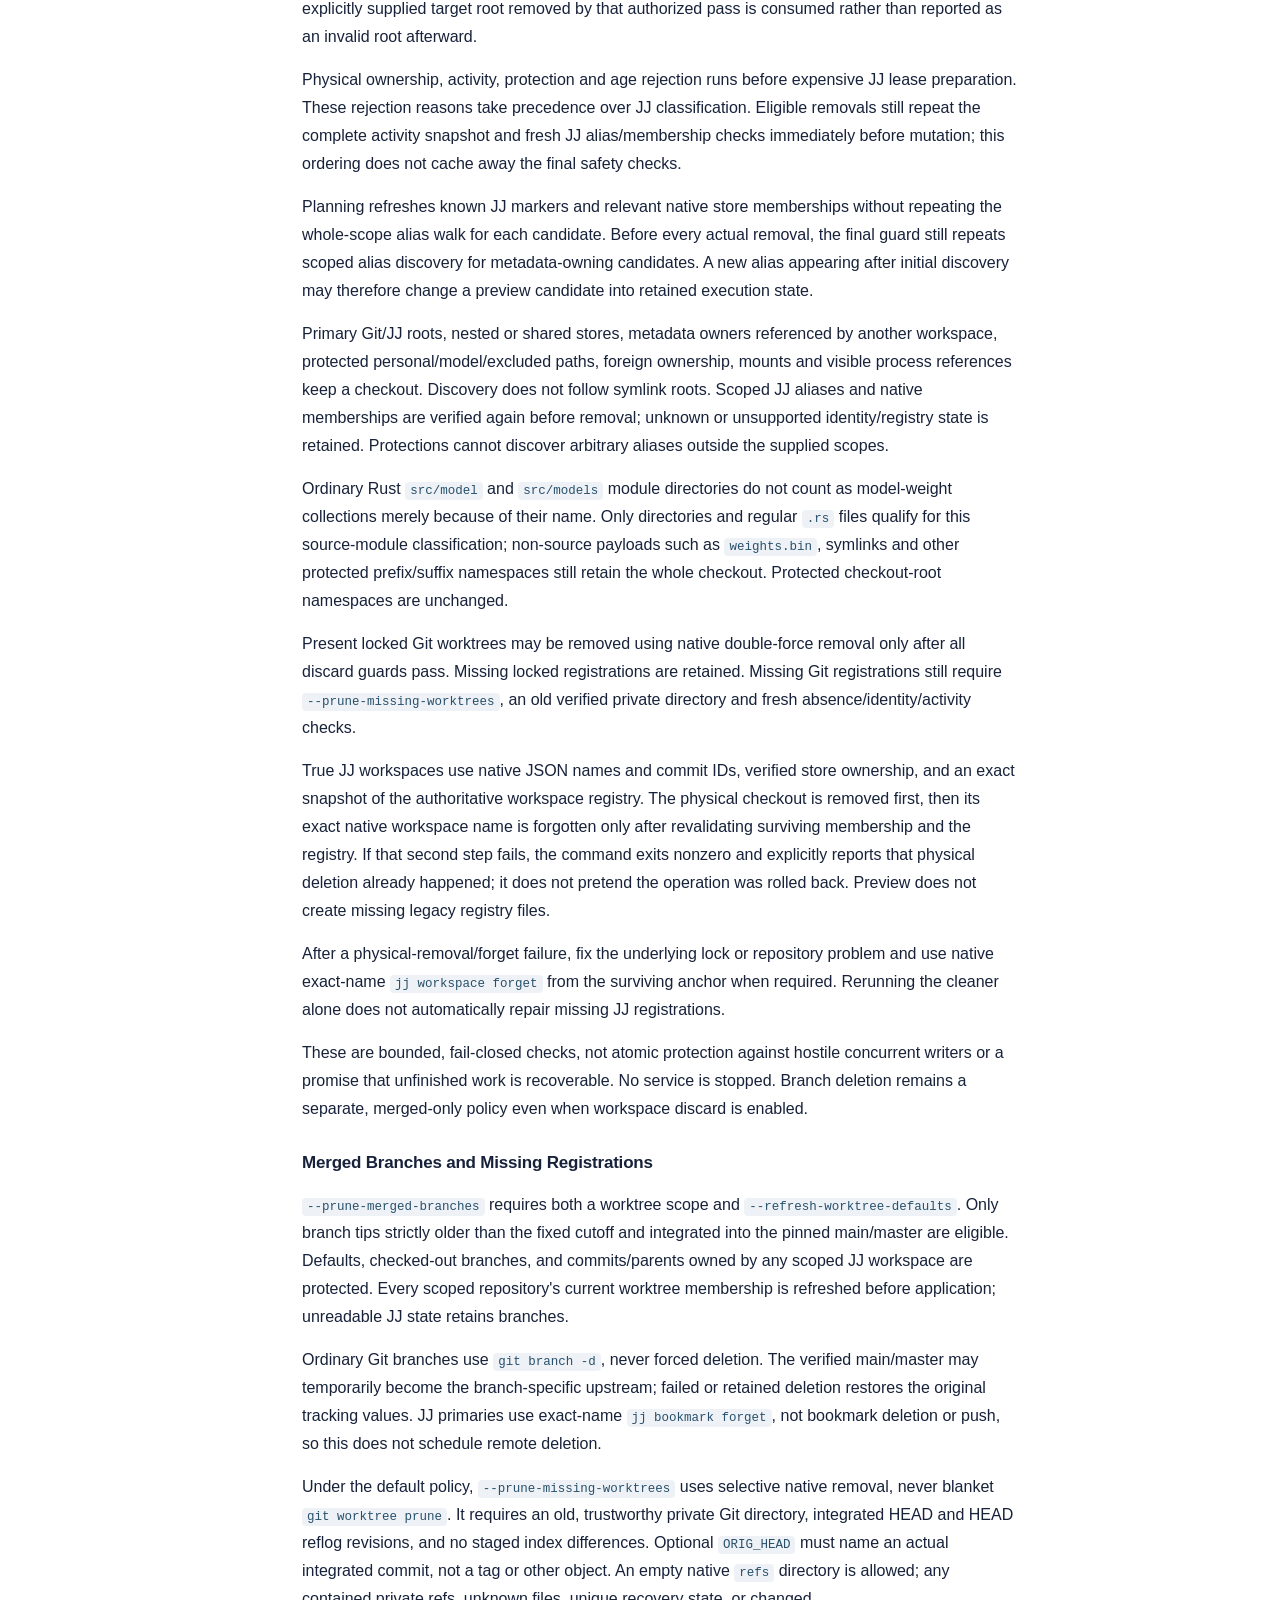
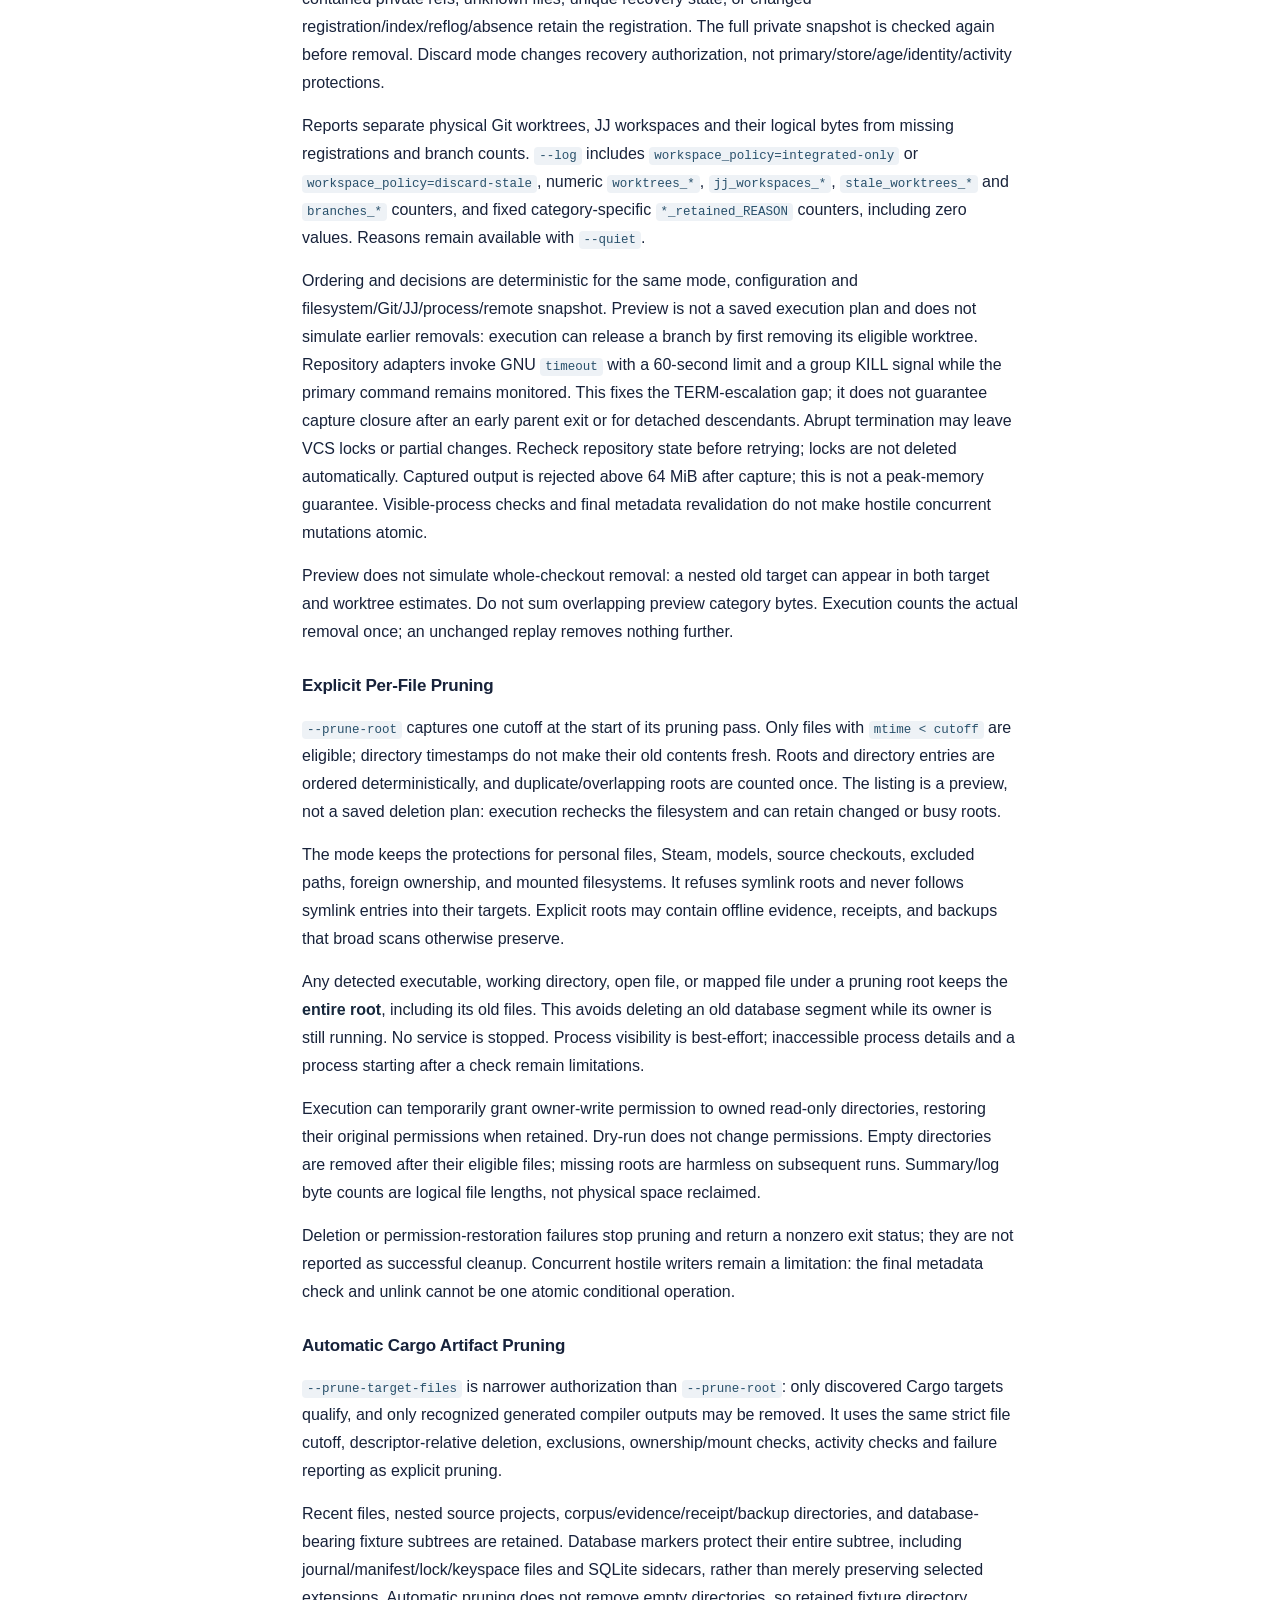
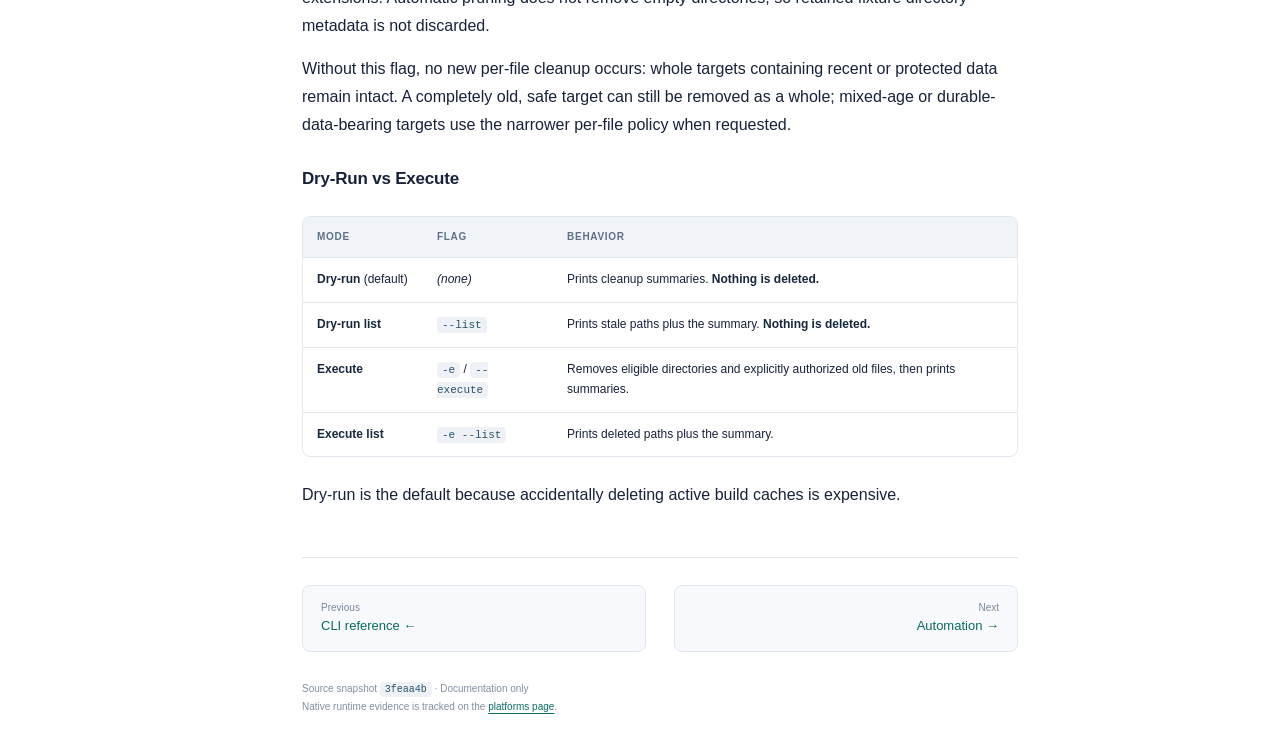
<file: safety.html>
<!doctype html>
<html lang="en"><head>
<meta charset="utf-8"><meta name="viewport" content="width=device-width,initial-scale=1">
<title>Safety &amp; authorization · Target Reaper DevDocs</title>
<meta name="description" content="Target Reaper developer documentation: native Mac/Linux setup, cleanup authorization, CLI reference and verification.">
<link rel="canonical" href="https://lprior-repo.github.io/target-reaper-docs/safety.html">
<link rel="icon" href="assets/favicon.svg" type="image/svg+xml">
<link rel="stylesheet" href="assets/docs.css"><script src="assets/docs.js" defer></script>
</head><body>
<a class="skip-link" href="#content">Skip to content</a>
<header class="topbar">
  <a class="brand" href="index.html"><span class="brand-mark" aria-hidden="true">tr<span>_</span></span><span>Target Reaper <small>DevDocs</small></span></a>
  <div class="search-wrap"><label class="sr-only" for="docs-search">Search documentation</label>
    <input id="docs-search" type="search" placeholder="Search documentation…" autocomplete="off" aria-controls="search-results" aria-expanded="false">
    <kbd aria-hidden="true">/</kbd><div id="search-results" class="search-results" hidden></div>
  </div>
  <a class="source-link" href="https://github.com/lprior-repo/target-reaper">Source <span aria-hidden="true">↗</span><small>private repo</small></a>
  <button id="menu-toggle" class="menu-toggle" aria-controls="sidebar" aria-expanded="false">Menu</button>
</header>
<div class="docs-layout">
  <aside id="sidebar" class="sidebar"><div class="version">v0.3 <span>Development</span></div>
    <nav aria-label="Documentation"><p class="nav-section">Start here</p>
<a href="index.html">Overview</a>
<a href="install.html">Installation</a>
<a href="platforms.html">Mac &amp; Linux</a>
<p class="nav-section">Use Target Reaper</p>
<a href="usage.html">Common workflows</a>
<a href="cli.html">CLI reference</a>
<a href="safety.html" aria-current="page">Safety &amp; authorization</a>
<a href="automation.html">Automation</a>
<a href="troubleshooting.html">Troubleshooting</a>
<p class="nav-section">Build &amp; contribute</p>
<a href="architecture.html">Architecture</a>
<a href="development.html">Development</a>
<a href="releases.html">Release packages</a></nav>
    <div class="sidebar-note">Preview first.<br>Authorize cleanup deliberately.</div>
  </aside>
  <main id="content" class="article" tabindex="-1"><div class="eyebrow">Use Target Reaper / Documentation</div>
    <h1 id="safety-and-authorization">Safety and authorization</h1>
<p>Start with a narrow root and review a preview before enabling execution. Target Reaper cannot recover deleted data or provide atomic protection against hostile concurrent writers.</p>
<p>Each target scan captures one timestamp, one age cutoff, and one process snapshot covering visible executables, working directories, open files and mapped files. Linux uses <code>/proc</code> and <code>openat2</code>. macOS uses native <code>lsof</code> and <code>mount</code> capabilities plus descriptor-relative no-follow traversal, device/mount checks and descriptor path revalidation. macOS protects other processes working inside a project as well as identified Cargo workspace ancestors. Missing tools, warnings, incomplete snapshots and ambiguous native path output fail closed; macOS retries incomplete process snapshots at most three times. Its directory reads may update access times because macOS lacks Linux’s per-open <code>O_NOATIME</code>. Native path bytes and kernel-escaped map paths are preserved. Preview and execution apply these activity guards; execution takes a fresh snapshot before revalidating targets. A target is stale iff its strict scan observes no regular file under that target with <code>mtime &gt;= cutoff</code>.</p>
<p>The age cutoff stays fixed throughout a pass. Metadata newer than the scan start is checked against the time it is observed: ordinary writes during a scan are fresh, not clock skew. Genuinely future-dated metadata still fails closed.</p>
<p>The library's <code>scan_roots</code> result carries this boundary in <code>ScanResult.cutoff</code>. Both <code>delete_stale</code> and <code>delete_stale_with_config</code> preserve it while refreshing process and mount activity. A later configuration may tighten the age boundary but cannot advance it. Library callers constructing <code>ScanResult</code> directly must supply the cutoff used to authorize staleness.</p>
<p>Traversal errors are not swallowed. Errors are recorded in the scan result and the CLI exits with code <code>3</code>. By default, independently proven-stale targets may still be deleted when <code>--execute</code> is used. Add <code>--require-clean-scan</code> when you want the stronger policy: any target scan/classification error prevents target deletion. Cache and worktree cleanup use their own conservative checks and report command or traversal failures.</p>
<p>Git discovery permits at most 10,000,000 raw filesystem entries and 2,000,000 directory checks per root, with depth 128. Ordinary files consume the raw budget but not the directory-check budget. Cache/worktree measurement is limited to 256 levels and 2,000,000 entries; Cargo discovery and target scans to 256 levels and 10,000,000 entries. Per-file plans cap entries at 10,000,000 and directories at 1,000,000. Library walkers cap open directories at 16 each. Discovery-budget failures identify the offending path; exhausted limits fail closed rather than silently authorizing an incomplete tree. Sorted walkers can buffer wide directories, so these are not strict heap-memory guarantees.</p>
<h3 id="cache-and-worktree-rules">Cache and Worktree Rules</h3>
<ul>
<li>Cache cleanup examines only immediate child directories of each explicitly supplied <code>--cache-root</code>. It keeps protected personal/model/Steam paths, non-owned data, symlinks, recent trees, and trees referenced by a visible process. On Linux, individual <code>/proc</code> entries that cannot be inspected are ignored; if <code>/proc</code> itself is unavailable, cleanup fails closed. On macOS, unavailable or incomplete native process/mount capabilities retain candidates. Process visibility is best-effort and can change after the check.</li>
<li>Worktree cleanup accepts <code>--worktree-repo</code>, <code>--worktree-root</code>, or both. Discovery does not follow symlinks or enter Git/JJ metadata or build payloads. Repositories are deduplicated by their canonical common Git directory; supplying a linked checkout never changes which registration is primary. Protected primary or shared-metadata namespaces retain the repository's worktrees, including registrations outside discovery roots.</li>
<li>Discovery prunes conventional SDK/package directories (<code>.cargo</code>, <code>.rustup</code>, <code>node_modules</code>, <code>.venv</code>, <code>venv</code>, <code>__pycache__</code>, <code>CMakeFiles</code>) and recognized Cargo output payloads. A verified native Git root overrides a generated directory name; an empty or bogus <code>.git</code> marker does not. Custom output is recognized by a regular <code>.rustc_info.json</code> or a <code>.fingerprint</code> directory plus a regular Cargo lock marker. <code>Cargo.toml</code> and <code>.jj</code> markers prevent structural output classification. Hidden directories, <code>.cache</code>, and <code>.codex</code> are not blanket-excluded; unrecognized payloads remain subject to the explicit traversal limits.</li>
<li>Integration uses verified <code>main</code> or <code>master</code>, never a feature-named <code>origin/HEAD</code>. With <code>--refresh-worktree-defaults</code>, origin is checked online. Preview retains a repository as <code>needs_fetch</code> when local proof is unavailable; execution fetches only the selected tracking ref with an empty refmap, without <code>--force</code>, tags, submodules, maintenance or <code>FETCH_HEAD</code> replacement. Offline, changed or unverifiable bases are retained. An absent cached <code>origin/HEAD</code> permits normal local fallback. An explicitly untrusted cached target or invalid/unsupported remote advertisement retains only that repository without blocking unrelated repositories; unexpected native-invocation and I/O errors still propagate.</li>
<li>Under the default <strong>integrated-only</strong> policy, primary, locked, JJ, bare, unborn, protected, recently modified, dirty, unmerged, or process-referenced worktrees are kept. A detached worktree is eligible only when its committed HEAD is an ancestor of the verified integration base. Missing registrations require the separate opt-in below.</li>
<li>Under that default policy, untracked or ignored files normally keep a worktree, including Cargo <code>target/</code> directories, and artifact cleanup runs first. <code>--allow-generated-worktree-cache</code> permits only ignored <code>.moon/cache/</code> with a valid <code>CACHEDIR.TAG</code> plus inert <code>tools/build-toolchain.json</code> identifying that exact checkout and the expected tool fingerprint. Unknown ignored data stays protected. A symlink's own timestamp contributes to activity checks; its target is not followed or counted.</li>
<li>Default cleanup refreshes Git identity, registration and HEAD before native <code>git worktree remove</code> without <code>--force</code>; source repositories and JJ stores are not purged.</li>
<li>Default cleanup also verifies the linked checkout's private Git directory. Absolute and relative native Git backpointers are resolved exactly, without traversing symlinks or interpreting a parent traversal through a missing prefix. Recent or process-referenced metadata, unintegrated recovery revisions, hidden index state, unknown files and unverifiable pointers retain the checkout. A fresh complete private snapshot must match the authorization immediately before removal.</li>
<li>Preview and execution both check visible activity. Execution repeats eligibility checks; process activity can change after any check.</li>
<li>The default policy retains worktrees with <code>assume-unchanged</code> or <code>skip-worktree</code> index entries, which can hide uncommitted changes. It reads native <code>git ls-files -v -z</code> output and never rewrites those flags. Explicit discard authorization permits loss of these hidden changes.</li>
<li><code>--execute</code> applies to every explicitly enabled policy. Without it, targets, caches, files, worktrees, registrations and branches are preview-only.</li>
<li>Documents, Downloads, Steam, model directories, evidence, backups, snapshots, and project <code>var/</code> trees are protected during root scans.</li>
</ul>
<p>Whole-directory deletion uses safe recursive deletion (<code>remove_dir_all</code>). Per-file pruning uses descriptor-relative filesystem operations and revalidates entries before unlinking them.</p>
<h3 id="age-authorized-workspace-discard">Age-Authorized Workspace Discard</h3>
<p><code>--discard-stale-workspaces --age-days 1</code> requires every observed file, directory and symlink in the checkout, private Git metadata and local JJ metadata to have <code>mtime</code> strictly older than one fixed 24-hour cutoff. Commit dates and access times do not authorize removal. Directory timestamps count, so recent deletions or renames keep a checkout. Fresh snapshots include inode, device, mode and change time to detect intervening mutations.</p>
<p>Discard runs before target/cache/per-file cleanup so its own artifact deletion cannot make an otherwise old checkout appear newly active. Target roots are validated before any discard; an explicitly supplied target root removed by that authorized pass is consumed rather than reported as an invalid root afterward.</p>
<p>Physical ownership, activity, protection and age rejection runs before expensive JJ lease preparation. These rejection reasons take precedence over JJ classification. Eligible removals still repeat the complete activity snapshot and fresh JJ alias/membership checks immediately before mutation; this ordering does not cache away the final safety checks.</p>
<p>Planning refreshes known JJ markers and relevant native store memberships without repeating the whole-scope alias walk for each candidate. Before every actual removal, the final guard still repeats scoped alias discovery for metadata-owning candidates. A new alias appearing after initial discovery may therefore change a preview candidate into retained execution state.</p>
<p>Primary Git/JJ roots, nested or shared stores, metadata owners referenced by another workspace, protected personal/model/excluded paths, foreign ownership, mounts and visible process references keep a checkout. Discovery does not follow symlink roots. Scoped JJ aliases and native memberships are verified again before removal; unknown or unsupported identity/registry state is retained. Protections cannot discover arbitrary aliases outside the supplied scopes.</p>
<p>Ordinary Rust <code>src/model</code> and <code>src/models</code> module directories do not count as model-weight collections merely because of their name. Only directories and regular <code>.rs</code> files qualify for this source-module classification; non-source payloads such as <code>weights.bin</code>, symlinks and other protected prefix/suffix namespaces still retain the whole checkout. Protected checkout-root namespaces are unchanged.</p>
<p>Present locked Git worktrees may be removed using native double-force removal only after all discard guards pass. Missing locked registrations are retained. Missing Git registrations still require <code>--prune-missing-worktrees</code>, an old verified private directory and fresh absence/identity/activity checks.</p>
<p>True JJ workspaces use native JSON names and commit IDs, verified store ownership, and an exact snapshot of the authoritative workspace registry. The physical checkout is removed first, then its exact native workspace name is forgotten only after revalidating surviving membership and the registry. If that second step fails, the command exits nonzero and explicitly reports that physical deletion already happened; it does not pretend the operation was rolled back. Preview does not create missing legacy registry files.</p>
<p>After a physical-removal/forget failure, fix the underlying lock or repository problem and use native exact-name <code>jj workspace forget</code> from the surviving anchor when required. Rerunning the cleaner alone does not automatically repair missing JJ registrations.</p>
<p>These are bounded, fail-closed checks, not atomic protection against hostile concurrent writers or a promise that unfinished work is recoverable. No service is stopped. Branch deletion remains a separate, merged-only policy even when workspace discard is enabled.</p>
<h3 id="merged-branches-and-missing-registrations">Merged Branches and Missing Registrations</h3>
<p><code>--prune-merged-branches</code> requires both a worktree scope and <code>--refresh-worktree-defaults</code>. Only branch tips strictly older than the fixed cutoff and integrated into the pinned main/master are eligible. Defaults, checked-out branches, and commits/parents owned by any scoped JJ workspace are protected. Every scoped repository's current worktree membership is refreshed before application; unreadable JJ state retains branches.</p>
<p>Ordinary Git branches use <code>git branch -d</code>, never forced deletion. The verified main/master may temporarily become the branch-specific upstream; failed or retained deletion restores the original tracking values. JJ primaries use exact-name <code>jj bookmark forget</code>, not bookmark deletion or push, so this does not schedule remote deletion.</p>
<p>Under the default policy, <code>--prune-missing-worktrees</code> uses selective native removal, never blanket <code>git worktree prune</code>. It requires an old, trustworthy private Git directory, integrated HEAD and HEAD reflog revisions, and no staged index differences. Optional <code>ORIG_HEAD</code> must name an actual integrated commit, not a tag or other object. An empty native <code>refs</code> directory is allowed; any contained private refs, unknown files, unique recovery state, or changed registration/index/reflog/absence retain the registration. The full private snapshot is checked again before removal. Discard mode changes recovery authorization, not primary/store/age/identity/activity protections.</p>
<p>Reports separate physical Git worktrees, JJ workspaces and their logical bytes from missing registrations and branch counts. <code>--log</code> includes <code>workspace_policy=integrated-only</code> or <code>workspace_policy=discard-stale</code>, numeric <code>worktrees_*</code>, <code>jj_workspaces_*</code>, <code>stale_worktrees_*</code> and <code>branches_*</code> counters, and fixed category-specific <code>*_retained_REASON</code> counters, including zero values. Reasons remain available with <code>--quiet</code>.</p>
<p>Ordering and decisions are deterministic for the same mode, configuration and filesystem/Git/JJ/process/remote snapshot. Preview is not a saved execution plan and does not simulate earlier removals: execution can release a branch by first removing its eligible worktree. Repository adapters invoke GNU <code>timeout</code> with a 60-second limit and a group KILL signal while the primary command remains monitored. This fixes the TERM-escalation gap; it does not guarantee capture closure after an early parent exit or for detached descendants. Abrupt termination may leave VCS locks or partial changes. Recheck repository state before retrying; locks are not deleted automatically. Captured output is rejected above 64 MiB after capture; this is not a peak-memory guarantee. Visible-process checks and final metadata revalidation do not make hostile concurrent mutations atomic.</p>
<p>Preview does not simulate whole-checkout removal: a nested old target can appear in both target and worktree estimates. Do not sum overlapping preview category bytes. Execution counts the actual removal once; an unchanged replay removes nothing further.</p>
<h3 id="explicit-per-file-pruning">Explicit Per-File Pruning</h3>
<p><code>--prune-root</code> captures one cutoff at the start of its pruning pass. Only files with <code>mtime &lt; cutoff</code> are eligible; directory timestamps do not make their old contents fresh. Roots and directory entries are ordered deterministically, and duplicate/overlapping roots are counted once. The listing is a preview, not a saved deletion plan: execution rechecks the filesystem and can retain changed or busy roots.</p>
<p>The mode keeps the protections for personal files, Steam, models, source checkouts, excluded paths, foreign ownership, and mounted filesystems. It refuses symlink roots and never follows symlink entries into their targets. Explicit roots may contain offline evidence, receipts, and backups that broad scans otherwise preserve.</p>
<p>Any detected executable, working directory, open file, or mapped file under a pruning root keeps the <strong>entire root</strong>, including its old files. This avoids deleting an old database segment while its owner is still running. No service is stopped. Process visibility is best-effort; inaccessible process details and a process starting after a check remain limitations.</p>
<p>Execution can temporarily grant owner-write permission to owned read-only directories, restoring their original permissions when retained. Dry-run does not change permissions. Empty directories are removed after their eligible files; missing roots are harmless on subsequent runs. Summary/log byte counts are logical file lengths, not physical space reclaimed.</p>
<p>Deletion or permission-restoration failures stop pruning and return a nonzero exit status; they are not reported as successful cleanup. Concurrent hostile writers remain a limitation: the final metadata check and unlink cannot be one atomic conditional operation.</p>
<h3 id="automatic-cargo-artifact-pruning">Automatic Cargo Artifact Pruning</h3>
<p><code>--prune-target-files</code> is narrower authorization than <code>--prune-root</code>: only discovered Cargo targets qualify, and only recognized generated compiler outputs may be removed. It uses the same strict file cutoff, descriptor-relative deletion, exclusions, ownership/mount checks, activity checks and failure reporting as explicit pruning.</p>
<p>Recent files, nested source projects, corpus/evidence/receipt/backup directories, and database-bearing fixture subtrees are retained. Database markers protect their entire subtree, including journal/manifest/lock/keyspace files and SQLite sidecars, rather than merely preserving selected extensions. Automatic pruning does not remove empty directories, so retained fixture directory metadata is not discarded.</p>
<p>Without this flag, no new per-file cleanup occurs: whole targets containing recent or protected data remain intact. A completely old, safe target can still be removed as a whole; mixed-age or durable-data-bearing targets use the narrower per-file policy when requested.</p>
<h3 id="dry-run-vs-execute">Dry-Run vs Execute</h3>
<table>
<thead>
<tr>
<th>Mode</th>
<th>Flag</th>
<th>Behavior</th>
</tr>
</thead>
<tbody>
<tr>
<td><strong>Dry-run</strong> (default)</td>
<td><em>(none)</em></td>
<td>Prints cleanup summaries. <strong>Nothing is deleted.</strong></td>
</tr>
<tr>
<td><strong>Dry-run list</strong></td>
<td><code>--list</code></td>
<td>Prints stale paths plus the summary. <strong>Nothing is deleted.</strong></td>
</tr>
<tr>
<td><strong>Execute</strong></td>
<td><code>-e</code> / <code>--execute</code></td>
<td>Removes eligible directories and explicitly authorized old files, then prints summaries.</td>
</tr>
<tr>
<td><strong>Execute list</strong></td>
<td><code>-e --list</code></td>
<td>Prints deleted paths plus the summary.</td>
</tr>
</tbody>
</table>
<p>Dry-run is the default because accidentally deleting active build caches is expensive.</p>

    <nav class="pager" aria-label="Adjacent pages"><a class="pager-previous" href="cli.html"><small>Previous</small><span>CLI reference ←</span></a><a class="pager-next" href="automation.html"><small>Next</small><span>Automation →</span></a></nav>
    <footer>Source snapshot <code>3feaa4b</code> · Documentation only<br>Native runtime evidence is tracked on the <a href="platforms.html">platforms page</a>.</footer>
  </main>
  <aside class="page-outline" aria-label="On this page"><p>On this page</p><a class="toc-h3" href="#cache-and-worktree-rules">Cache and Worktree Rules</a><a class="toc-h3" href="#age-authorized-workspace-discard">Age-Authorized Workspace Discard</a><a class="toc-h3" href="#merged-branches-and-missing-registrations">Merged Branches and Missing Registrations</a><a class="toc-h3" href="#explicit-per-file-pruning">Explicit Per-File Pruning</a><a class="toc-h3" href="#automatic-cargo-artifact-pruning">Automatic Cargo Artifact Pruning</a><a class="toc-h3" href="#dry-run-vs-execute">Dry-Run vs Execute</a></aside>
</div><div id="copy-status" class="sr-only" role="status" aria-live="polite"></div>
</body></html>
</file>
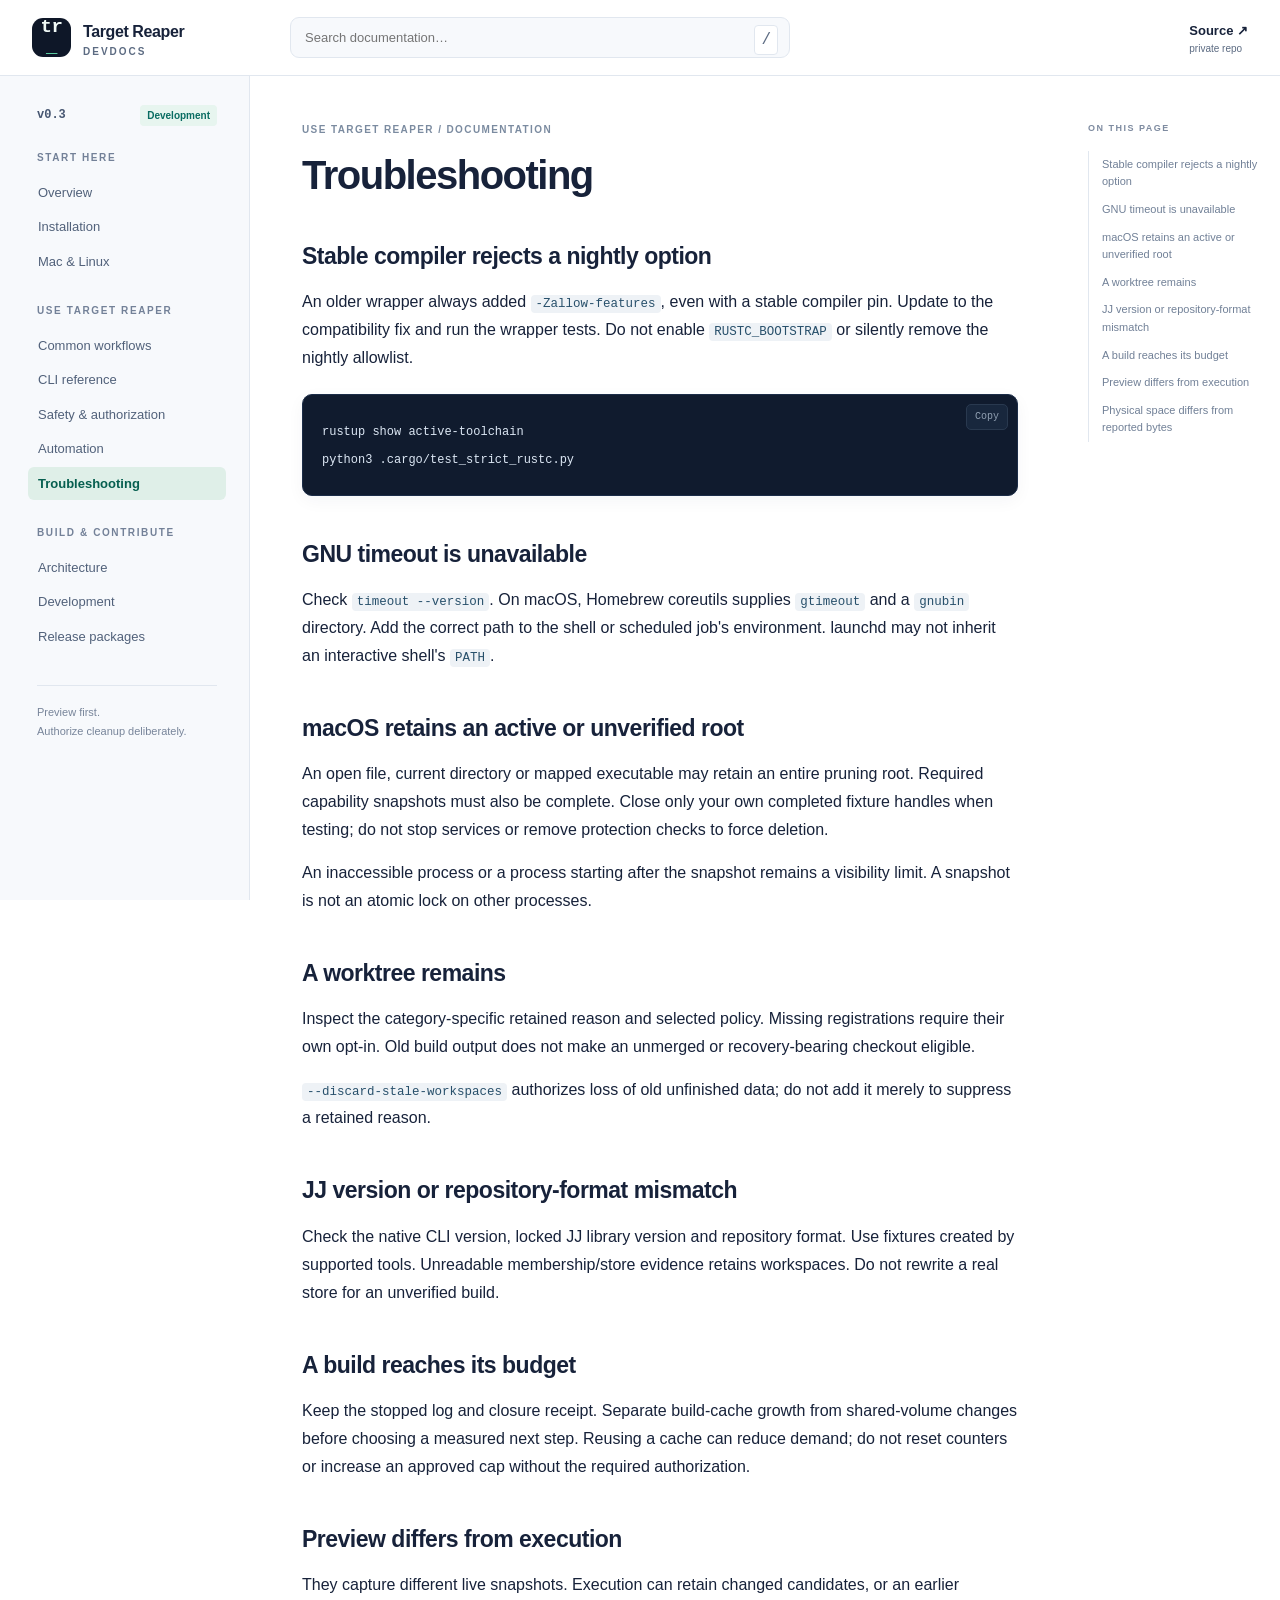
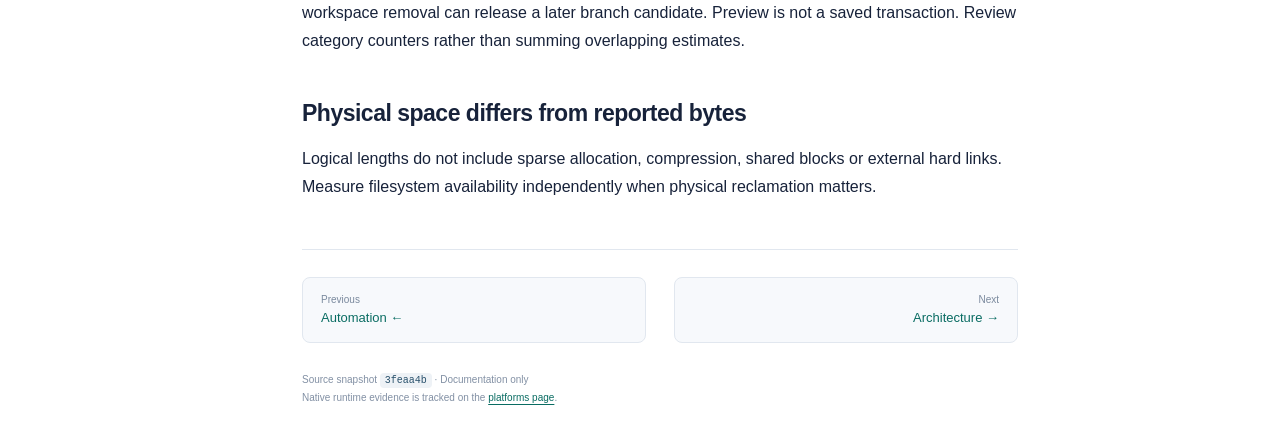
<file: troubleshooting.html>
<!doctype html>
<html lang="en"><head>
<meta charset="utf-8"><meta name="viewport" content="width=device-width,initial-scale=1">
<title>Troubleshooting · Target Reaper DevDocs</title>
<meta name="description" content="Target Reaper developer documentation: native Mac/Linux setup, cleanup authorization, CLI reference and verification.">
<link rel="canonical" href="https://lprior-repo.github.io/target-reaper-docs/troubleshooting.html">
<link rel="icon" href="assets/favicon.svg" type="image/svg+xml">
<link rel="stylesheet" href="assets/docs.css"><script src="assets/docs.js" defer></script>
</head><body>
<a class="skip-link" href="#content">Skip to content</a>
<header class="topbar">
  <a class="brand" href="index.html"><span class="brand-mark" aria-hidden="true">tr<span>_</span></span><span>Target Reaper <small>DevDocs</small></span></a>
  <div class="search-wrap"><label class="sr-only" for="docs-search">Search documentation</label>
    <input id="docs-search" type="search" placeholder="Search documentation…" autocomplete="off" aria-controls="search-results" aria-expanded="false">
    <kbd aria-hidden="true">/</kbd><div id="search-results" class="search-results" hidden></div>
  </div>
  <a class="source-link" href="https://github.com/lprior-repo/target-reaper">Source <span aria-hidden="true">↗</span><small>private repo</small></a>
  <button id="menu-toggle" class="menu-toggle" aria-controls="sidebar" aria-expanded="false">Menu</button>
</header>
<div class="docs-layout">
  <aside id="sidebar" class="sidebar"><div class="version">v0.3 <span>Development</span></div>
    <nav aria-label="Documentation"><p class="nav-section">Start here</p>
<a href="index.html">Overview</a>
<a href="install.html">Installation</a>
<a href="platforms.html">Mac &amp; Linux</a>
<p class="nav-section">Use Target Reaper</p>
<a href="usage.html">Common workflows</a>
<a href="cli.html">CLI reference</a>
<a href="safety.html">Safety &amp; authorization</a>
<a href="automation.html">Automation</a>
<a href="troubleshooting.html" aria-current="page">Troubleshooting</a>
<p class="nav-section">Build &amp; contribute</p>
<a href="architecture.html">Architecture</a>
<a href="development.html">Development</a>
<a href="releases.html">Release packages</a></nav>
    <div class="sidebar-note">Preview first.<br>Authorize cleanup deliberately.</div>
  </aside>
  <main id="content" class="article" tabindex="-1"><div class="eyebrow">Use Target Reaper / Documentation</div>
    <h1 id="troubleshooting">Troubleshooting</h1>
<h2 id="stable-compiler-rejects-a-nightly-option">Stable compiler rejects a nightly option</h2>
<p>An older wrapper always added <code>-Zallow-features</code>, even with a stable compiler pin. Update to the compatibility fix and run the wrapper tests. Do not enable <code>RUSTC_BOOTSTRAP</code> or silently remove the nightly allowlist.</p>
<pre><code class="language-sh">rustup show active-toolchain
python3 .cargo/test_strict_rustc.py
</code></pre>
<h2 id="gnu-timeout-is-unavailable">GNU timeout is unavailable</h2>
<p>Check <code>timeout --version</code>. On macOS, Homebrew coreutils supplies <code>gtimeout</code> and a <code>gnubin</code> directory. Add the correct path to the shell or scheduled job's environment. launchd may not inherit an interactive shell's <code>PATH</code>.</p>
<h2 id="macos-retains-an-active-or-unverified-root">macOS retains an active or unverified root</h2>
<p>An open file, current directory or mapped executable may retain an entire pruning root. Required capability snapshots must also be complete. Close only your own completed fixture handles when testing; do not stop services or remove protection checks to force deletion.</p>
<p>An inaccessible process or a process starting after the snapshot remains a visibility limit. A snapshot is not an atomic lock on other processes.</p>
<h2 id="a-worktree-remains">A worktree remains</h2>
<p>Inspect the category-specific retained reason and selected policy. Missing registrations require their own opt-in. Old build output does not make an unmerged or recovery-bearing checkout eligible.</p>
<p><code>--discard-stale-workspaces</code> authorizes loss of old unfinished data; do not add it merely to suppress a retained reason.</p>
<h2 id="jj-version-or-repository-format-mismatch">JJ version or repository-format mismatch</h2>
<p>Check the native CLI version, locked JJ library version and repository format. Use fixtures created by supported tools. Unreadable membership/store evidence retains workspaces. Do not rewrite a real store for an unverified build.</p>
<h2 id="a-build-reaches-its-budget">A build reaches its budget</h2>
<p>Keep the stopped log and closure receipt. Separate build-cache growth from shared-volume changes before choosing a measured next step. Reusing a cache can reduce demand; do not reset counters or increase an approved cap without the required authorization.</p>
<h2 id="preview-differs-from-execution">Preview differs from execution</h2>
<p>They capture different live snapshots. Execution can retain changed candidates, or an earlier workspace removal can release a later branch candidate. Preview is not a saved transaction. Review category counters rather than summing overlapping estimates.</p>
<h2 id="physical-space-differs-from-reported-bytes">Physical space differs from reported bytes</h2>
<p>Logical lengths do not include sparse allocation, compression, shared blocks or external hard links. Measure filesystem availability independently when physical reclamation matters.</p>

    <nav class="pager" aria-label="Adjacent pages"><a class="pager-previous" href="automation.html"><small>Previous</small><span>Automation ←</span></a><a class="pager-next" href="architecture.html"><small>Next</small><span>Architecture →</span></a></nav>
    <footer>Source snapshot <code>3feaa4b</code> · Documentation only<br>Native runtime evidence is tracked on the <a href="platforms.html">platforms page</a>.</footer>
  </main>
  <aside class="page-outline" aria-label="On this page"><p>On this page</p><a class="toc-h2" href="#stable-compiler-rejects-a-nightly-option">Stable compiler rejects a nightly option</a><a class="toc-h2" href="#gnu-timeout-is-unavailable">GNU timeout is unavailable</a><a class="toc-h2" href="#macos-retains-an-active-or-unverified-root">macOS retains an active or unverified root</a><a class="toc-h2" href="#a-worktree-remains">A worktree remains</a><a class="toc-h2" href="#jj-version-or-repository-format-mismatch">JJ version or repository-format mismatch</a><a class="toc-h2" href="#a-build-reaches-its-budget">A build reaches its budget</a><a class="toc-h2" href="#preview-differs-from-execution">Preview differs from execution</a><a class="toc-h2" href="#physical-space-differs-from-reported-bytes">Physical space differs from reported bytes</a></aside>
</div><div id="copy-status" class="sr-only" role="status" aria-live="polite"></div>
</body></html>
</file>
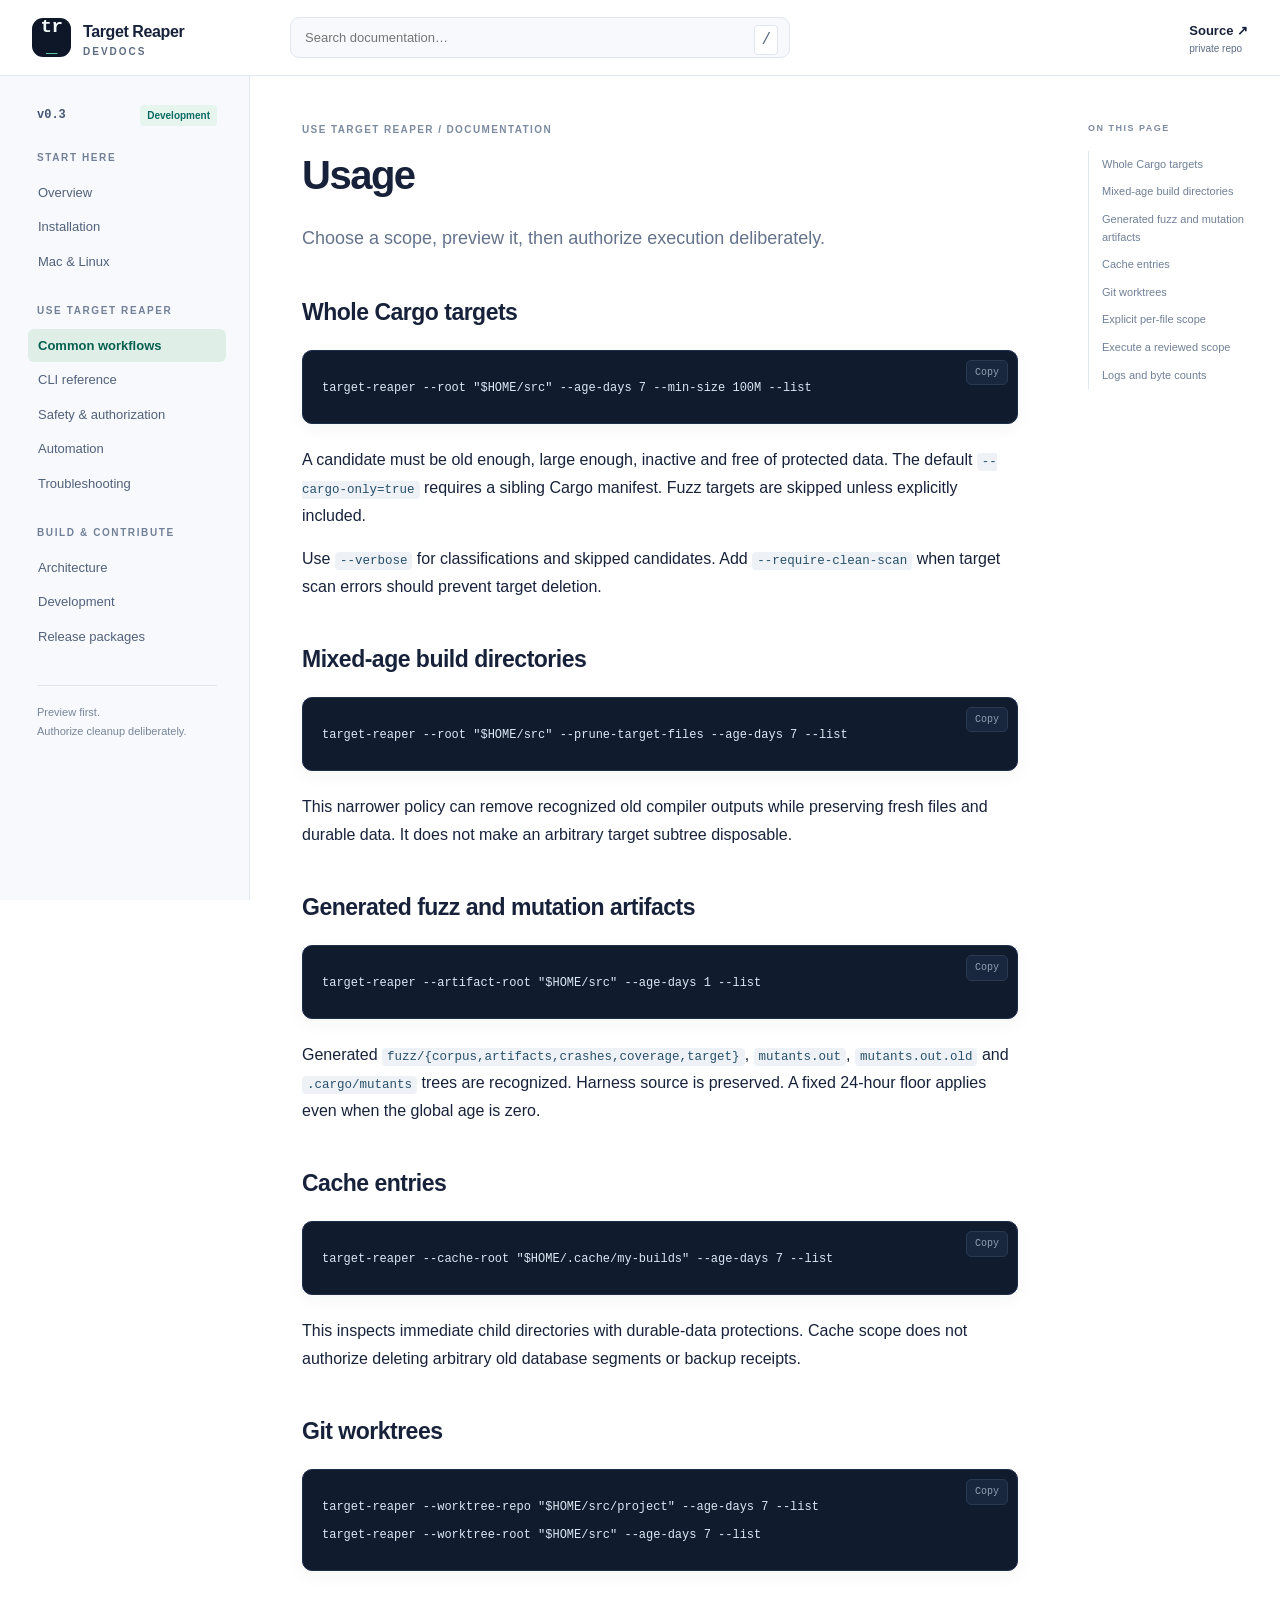
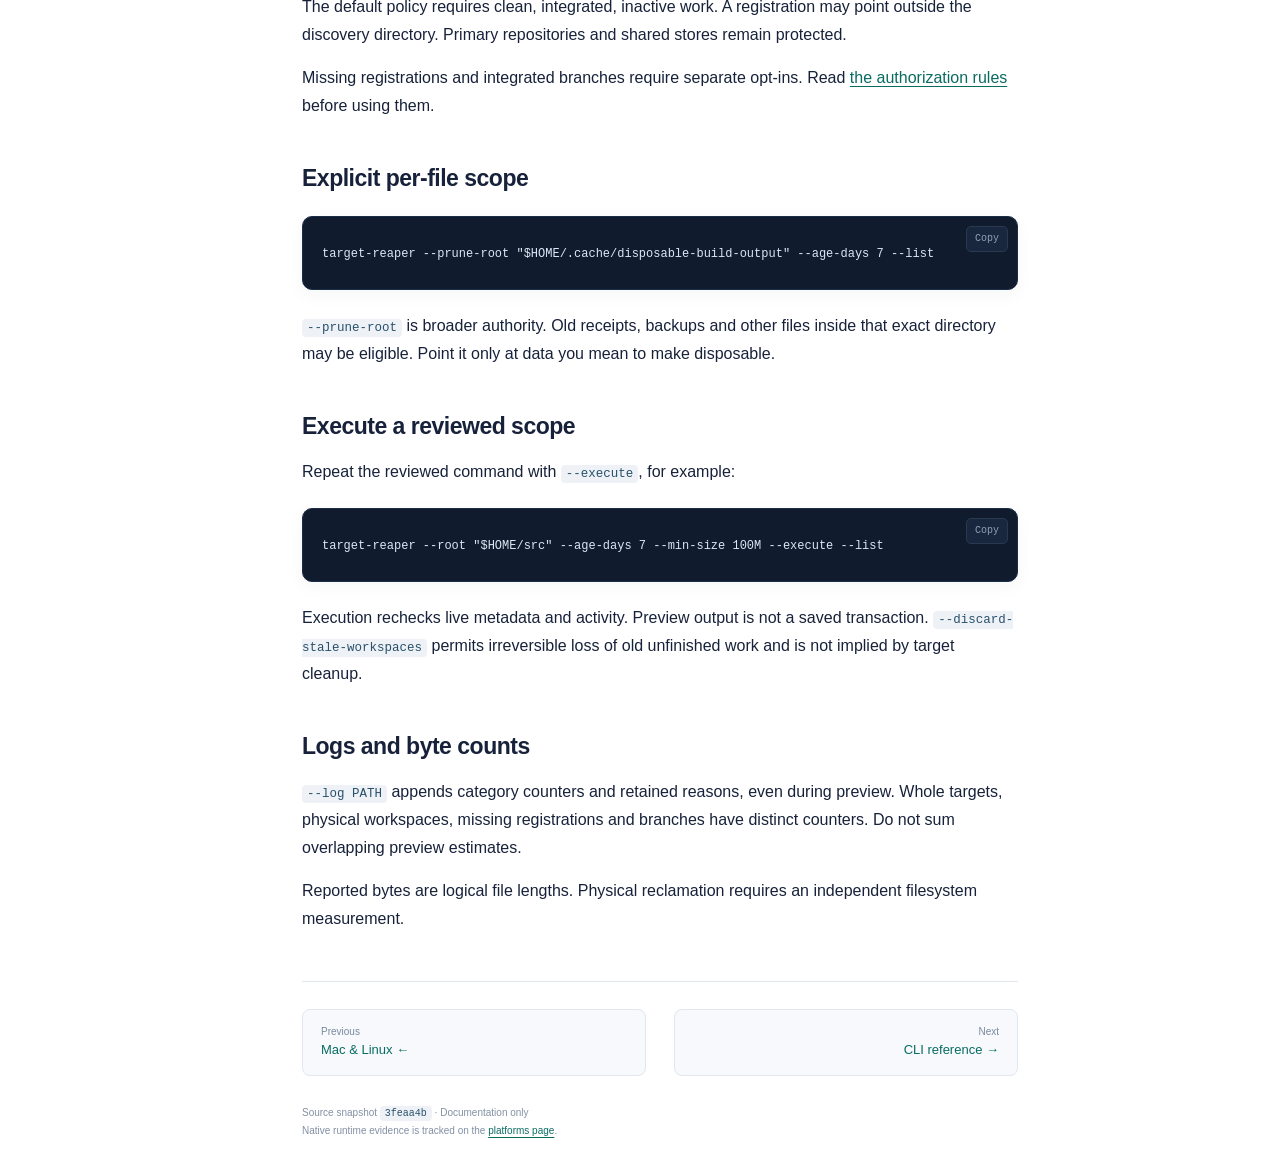
<file: usage.html>
<!doctype html>
<html lang="en"><head>
<meta charset="utf-8"><meta name="viewport" content="width=device-width,initial-scale=1">
<title>Common workflows · Target Reaper DevDocs</title>
<meta name="description" content="Target Reaper developer documentation: native Mac/Linux setup, cleanup authorization, CLI reference and verification.">
<link rel="canonical" href="https://lprior-repo.github.io/target-reaper-docs/usage.html">
<link rel="icon" href="assets/favicon.svg" type="image/svg+xml">
<link rel="stylesheet" href="assets/docs.css"><script src="assets/docs.js" defer></script>
</head><body>
<a class="skip-link" href="#content">Skip to content</a>
<header class="topbar">
  <a class="brand" href="index.html"><span class="brand-mark" aria-hidden="true">tr<span>_</span></span><span>Target Reaper <small>DevDocs</small></span></a>
  <div class="search-wrap"><label class="sr-only" for="docs-search">Search documentation</label>
    <input id="docs-search" type="search" placeholder="Search documentation…" autocomplete="off" aria-controls="search-results" aria-expanded="false">
    <kbd aria-hidden="true">/</kbd><div id="search-results" class="search-results" hidden></div>
  </div>
  <a class="source-link" href="https://github.com/lprior-repo/target-reaper">Source <span aria-hidden="true">↗</span><small>private repo</small></a>
  <button id="menu-toggle" class="menu-toggle" aria-controls="sidebar" aria-expanded="false">Menu</button>
</header>
<div class="docs-layout">
  <aside id="sidebar" class="sidebar"><div class="version">v0.3 <span>Development</span></div>
    <nav aria-label="Documentation"><p class="nav-section">Start here</p>
<a href="index.html">Overview</a>
<a href="install.html">Installation</a>
<a href="platforms.html">Mac &amp; Linux</a>
<p class="nav-section">Use Target Reaper</p>
<a href="usage.html" aria-current="page">Common workflows</a>
<a href="cli.html">CLI reference</a>
<a href="safety.html">Safety &amp; authorization</a>
<a href="automation.html">Automation</a>
<a href="troubleshooting.html">Troubleshooting</a>
<p class="nav-section">Build &amp; contribute</p>
<a href="architecture.html">Architecture</a>
<a href="development.html">Development</a>
<a href="releases.html">Release packages</a></nav>
    <div class="sidebar-note">Preview first.<br>Authorize cleanup deliberately.</div>
  </aside>
  <main id="content" class="article" tabindex="-1"><div class="eyebrow">Use Target Reaper / Documentation</div>
    <h1 id="usage">Usage</h1>
<p>Choose a scope, preview it, then authorize execution deliberately.</p>
<h2 id="whole-cargo-targets">Whole Cargo targets</h2>
<pre><code class="language-sh">target-reaper --root &quot;$HOME/src&quot; --age-days 7 --min-size 100M --list
</code></pre>
<p>A candidate must be old enough, large enough, inactive and free of protected data. The default <code>--cargo-only=true</code> requires a sibling Cargo manifest. Fuzz targets are skipped unless explicitly included.</p>
<p>Use <code>--verbose</code> for classifications and skipped candidates. Add <code>--require-clean-scan</code> when target scan errors should prevent target deletion.</p>
<h2 id="mixed-age-build-directories">Mixed-age build directories</h2>
<pre><code class="language-sh">target-reaper --root &quot;$HOME/src&quot; --prune-target-files --age-days 7 --list
</code></pre>
<p>This narrower policy can remove recognized old compiler outputs while preserving fresh files and durable data. It does not make an arbitrary target subtree disposable.</p>
<h2 id="generated-fuzz-and-mutation-artifacts">Generated fuzz and mutation artifacts</h2>
<pre><code class="language-sh">target-reaper --artifact-root &quot;$HOME/src&quot; --age-days 1 --list
</code></pre>
<p>Generated <code>fuzz/{corpus,artifacts,crashes,coverage,target}</code>, <code>mutants.out</code>, <code>mutants.out.old</code> and <code>.cargo/mutants</code> trees are recognized. Harness source is preserved. A fixed 24-hour floor applies even when the global age is zero.</p>
<h2 id="cache-entries">Cache entries</h2>
<pre><code class="language-sh">target-reaper --cache-root &quot;$HOME/.cache/my-builds&quot; --age-days 7 --list
</code></pre>
<p>This inspects immediate child directories with durable-data protections. Cache scope does not authorize deleting arbitrary old database segments or backup receipts.</p>
<h2 id="git-worktrees">Git worktrees</h2>
<pre><code class="language-sh">target-reaper --worktree-repo &quot;$HOME/src/project&quot; --age-days 7 --list
target-reaper --worktree-root &quot;$HOME/src&quot; --age-days 7 --list
</code></pre>
<p>The default policy requires clean, integrated, inactive work. A registration may point outside the discovery directory. Primary repositories and shared stores remain protected.</p>
<p>Missing registrations and integrated branches require separate opt-ins. Read <a href="safety.html">the authorization rules</a> before using them.</p>
<h2 id="explicit-per-file-scope">Explicit per-file scope</h2>
<pre><code class="language-sh">target-reaper --prune-root &quot;$HOME/.cache/disposable-build-output&quot; --age-days 7 --list
</code></pre>
<p><code>--prune-root</code> is broader authority. Old receipts, backups and other files inside that exact directory may be eligible. Point it only at data you mean to make disposable.</p>
<h2 id="execute-a-reviewed-scope">Execute a reviewed scope</h2>
<p>Repeat the reviewed command with <code>--execute</code>, for example:</p>
<pre><code class="language-sh">target-reaper --root &quot;$HOME/src&quot; --age-days 7 --min-size 100M --execute --list
</code></pre>
<p>Execution rechecks live metadata and activity. Preview output is not a saved transaction. <code>--discard-stale-workspaces</code> permits irreversible loss of old unfinished work and is not implied by target cleanup.</p>
<h2 id="logs-and-byte-counts">Logs and byte counts</h2>
<p><code>--log PATH</code> appends category counters and retained reasons, even during preview. Whole targets, physical workspaces, missing registrations and branches have distinct counters. Do not sum overlapping preview estimates.</p>
<p>Reported bytes are logical file lengths. Physical reclamation requires an independent filesystem measurement.</p>

    <nav class="pager" aria-label="Adjacent pages"><a class="pager-previous" href="platforms.html"><small>Previous</small><span>Mac &amp; Linux ←</span></a><a class="pager-next" href="cli.html"><small>Next</small><span>CLI reference →</span></a></nav>
    <footer>Source snapshot <code>3feaa4b</code> · Documentation only<br>Native runtime evidence is tracked on the <a href="platforms.html">platforms page</a>.</footer>
  </main>
  <aside class="page-outline" aria-label="On this page"><p>On this page</p><a class="toc-h2" href="#whole-cargo-targets">Whole Cargo targets</a><a class="toc-h2" href="#mixed-age-build-directories">Mixed-age build directories</a><a class="toc-h2" href="#generated-fuzz-and-mutation-artifacts">Generated fuzz and mutation artifacts</a><a class="toc-h2" href="#cache-entries">Cache entries</a><a class="toc-h2" href="#git-worktrees">Git worktrees</a><a class="toc-h2" href="#explicit-per-file-scope">Explicit per-file scope</a><a class="toc-h2" href="#execute-a-reviewed-scope">Execute a reviewed scope</a><a class="toc-h2" href="#logs-and-byte-counts">Logs and byte counts</a></aside>
</div><div id="copy-status" class="sr-only" role="status" aria-live="polite"></div>
</body></html>
</file>
<file: assets/docs.css>
:root{color-scheme:light;--ink:#17223a;--muted:#5c6b82;--line:#e1e7ef;--paper:#fff;--bg:#f7f9fc;--accent:#096c62;--soft:#e7f5ef;--nav:#0e1728}*{box-sizing:border-box}html{scroll-behavior:smooth;scroll-padding-top:90px}body{margin:0;background:var(--paper);color:var(--ink);font:16px/1.75 -apple-system,BlinkMacSystemFont,"Segoe UI",sans-serif}a{color:var(--accent);text-underline-offset:3px}a:hover{color:#064d46}button,input{font:inherit}button,a,input{touch-action:manipulation}:focus-visible{outline:3px solid #24a898;outline-offset:4px}button{cursor:pointer}.sr-only{position:absolute;width:1px;height:1px;padding:0;margin:-1px;overflow:hidden;clip:rect(0,0,0,0);white-space:nowrap;border:0}.skip-link{position:fixed;top:-80px;left:20px;background:#fff;padding:10px 18px;z-index:10}.skip-link:focus{top:10px}.topbar{height:76px;position:sticky;top:0;z-index:5;display:flex;align-items:center;gap:28px;padding:0 32px;background:#ffffffed;backdrop-filter:blur(16px);border-bottom:1px solid var(--line)}.brand{display:flex;gap:12px;align-items:center;min-width:230px;text-decoration:none;color:var(--ink);font-weight:750;letter-spacing:-.4px}.brand small{display:block;font-size:10px;line-height:1.2;text-transform:uppercase;letter-spacing:2px;font-weight:600;color:var(--muted)}.brand-mark{display:grid;place-items:center;width:39px;height:39px;border-radius:11px;background:var(--nav);color:#f1faf7;font:700 19px/1 ui-monospace,SFMono-Regular,monospace}.brand-mark span{display:inline;color:#66e4b1}.search-wrap{position:relative;max-width:500px;flex:1}.search-wrap input{width:100%;border:1px solid var(--line);background:var(--bg);border-radius:9px;font-size:13px;padding:10px 40px 10px 14px;line-height:1.5}.search-wrap kbd{position:absolute;right:12px;top:8px;background:#fff;border:1px solid var(--line);padding:0 6px;border-radius:4px;color:var(--muted)}.source-link{margin-left:auto;white-space:nowrap;text-decoration:none;font-size:13px;font-weight:650;color:var(--ink)}.source-link small{display:block;font-size:10px;font-weight:400;color:var(--muted);line-height:1.2}.menu-toggle{display:none;border:1px solid var(--line);background:white;border-radius:7px;padding:6px 10px}.docs-layout{max-width:1530px;margin:auto;display:grid;grid-template-columns:250px minmax(0,820px) 210px;justify-content:center}.sidebar{position:sticky;top:76px;height:calc(100vh - 76px);overflow-y:auto;padding:29px 23px 30px 28px;border-right:1px solid var(--line);background:var(--bg)}.version{display:flex;justify-content:space-between;align-items:center;padding:0 9px 22px;color:#465671;font:600 12px/1.4 ui-monospace,SFMono-Regular,monospace}.version span{font:600 10px/1.5 -apple-system,sans-serif;color:var(--accent);background:var(--soft);padding:3px 7px;border-radius:4px}.nav-section{font-size:10px;font-weight:750;text-transform:uppercase;letter-spacing:1.6px;margin:24px 9px 9px;color:#738198}.nav-section:first-child{margin-top:1px}.sidebar nav a{display:block;text-decoration:none;font-size:13px;font-weight:500;color:#51617a;padding:7px 10px;margin:1px 0;border-radius:6px;line-height:1.5}.sidebar nav a:hover{background:#e9eef5;color:var(--ink)}.sidebar nav a[aria-current]{background:#dfefe8;color:#075f50;font-weight:700}.sidebar-note{border-top:1px solid var(--line);margin:32px 9px 0;padding-top:17px;font-size:11px;line-height:1.7;color:#78859a}.article{min-width:0;padding:45px 52px 32px}.eyebrow{font-size:10px;letter-spacing:1.4px;text-transform:uppercase;color:#7b8ba0;font-weight:650;margin-bottom:13px}.article h1{font-size:40px;line-height:1.17;letter-spacing:-1.5px;margin:0 0 25px;font-weight:760}.article h1+p{font-size:18px;line-height:1.7;color:#64738b;margin-top:0;margin-bottom:28px}.article h2{font-size:23px;letter-spacing:-.5px;line-height:1.35;margin:43px 0 16px;font-weight:730}.article h3{font-size:17px;line-height:1.45;margin:28px 0 13px;letter-spacing:-.2px}.article p{margin:15px 0}.article li{margin:7px 0}.article ul,.article ol{padding-left:23px}.article strong{font-weight:700;color:#17283d}.article code{font:12.5px/1.7 ui-monospace,SFMono-Regular,Consolas,monospace;background:#eef2f6;padding:2px 5px;border-radius:4px;color:#28506b;overflow-wrap:anywhere}.article pre{position:relative;background:#101b2e;color:#dce7f4;border:1px solid #1c2d48;border-radius:10px;padding:22px 19px;overflow-x:auto;margin:22px 0;box-shadow:0 5px 17px #1829440b}.article pre code{background:none;color:inherit;padding:0;font-size:12px;line-height:1.8;white-space:pre;overflow-wrap:normal}.copy-button{position:absolute;top:9px;right:9px;background:#1d2d45;border:1px solid #35465f;color:#c8d8eb;border-radius:5px;font-size:10px;padding:3px 8px;opacity:.7}.copy-button:hover,.copy-button:focus-visible{opacity:1}.article table{display:block;max-width:100%;overflow-x:auto;border-collapse:collapse;font-size:12px;line-height:1.65;margin:24px 0;border:1px solid var(--line);border-radius:8px}.article th{background:#f0f4f8;text-align:left;font-size:10px;text-transform:uppercase;letter-spacing:.7px;color:#607088}.article th,.article td{padding:12px 14px;border-bottom:1px solid var(--line);vertical-align:top;min-width:120px}.article td code{font-size:11px}.article tr:last-child td{border-bottom:0}.article tbody tr:hover{background:#fbfcfe}.article blockquote{border-left:3px solid #27a485;background:#edf8f3;margin:24px 0;padding:1px 18px;color:#355849;font-size:14px}.article hr{border:0;border-top:1px solid var(--line);margin:32px 0}.page-outline{position:sticky;top:76px;max-height:calc(100vh - 76px);overflow-y:auto;padding:45px 18px 30px 18px;font-size:11px}.page-outline p{text-transform:uppercase;font-size:9px;letter-spacing:1.5px;font-weight:700;color:#7e8ba0;margin:0 0 14px}.page-outline a{display:block;text-decoration:none;line-height:1.6;color:#718097;border-left:1px solid var(--line);padding:5px 0 5px 13px}.page-outline a:hover{color:var(--accent);border-color:var(--accent)}.page-outline .toc-h3{padding-left:23px;font-size:10px}.pager{display:flex;justify-content:space-between;gap:15px;margin-top:48px;padding-top:27px;border-top:1px solid var(--line)}.pager a{border:1px solid var(--line);border-radius:8px;padding:14px 18px;text-decoration:none;flex:1;max-width:48%;font-size:13px;line-height:1.6;background:var(--bg)}.pager small{display:block;color:#7a899d;font-size:10px}.pager-next{margin-left:auto;text-align:right}.article footer{font-size:10px;color:#8290a4;line-height:1.8;margin:28px 0 0}.article footer code{font-size:10px}.search-results{position:absolute;top:52px;left:0;right:0;background:#fff;border:1px solid var(--line);box-shadow:0 20px 60px #11203929;border-radius:10px;overflow:hidden;max-height:70vh;overflow-y:auto;z-index:8}.search-results a{display:block;padding:12px 15px;text-decoration:none;border-bottom:1px solid var(--line)}.search-results a:hover,.search-results a:focus-visible{background:var(--bg);outline-offset:-3px}.search-results strong{font-size:13px;color:var(--ink);display:block}.search-results span{font-size:11px;color:var(--muted);display:block;line-height:1.6;margin-top:3px}.search-results p{font-size:12px;color:var(--muted);padding:5px 15px}@media(min-width:1600px){.docs-layout{border-left:1px solid var(--line);border-right:1px solid var(--line)}}@media(max-width:1180px){.docs-layout{grid-template-columns:230px minmax(0,800px)}.page-outline{display:none}.article{padding:37px 40px}.brand{min-width:200px}.topbar{gap:20px;padding:0 24px}.sidebar{padding-left:19px}}@media(max-width:760px){.topbar{height:65px;padding:0 15px;gap:12px;flex-wrap:wrap}.brand{min-width:auto;flex:1;font-size:14px}.brand-mark{width:32px;height:32px;font-size:16px}.brand small{font-size:8px}.source-link{display:none}.search-wrap{order:4;flex-basis:100%;max-width:none;background:white;margin:0 -15px;padding:9px 15px 10px;border-bottom:1px solid var(--line)}.search-wrap input{font-size:12px;padding:8px 35px 8px 12px}.search-wrap kbd{top:14px;right:25px}.search-results{top:55px;left:15px;right:15px}.menu-toggle{display:block;font-size:11px}.docs-layout{display:block;padding-top:54px}.sidebar{display:none;position:fixed;top:119px;bottom:0;left:0;z-index:4;width:min(310px,88vw);height:calc(100vh - 119px);box-shadow:20px 0 60px #12213b26}.menu-open .sidebar{display:block}.article{padding:30px 22px 28px}.article h1{font-size:33px;letter-spacing:-1px}.article h1+p{font-size:16px}.article h2{font-size:21px;margin-top:34px}.article p,.article li{font-size:14px}.article pre{border-radius:8px;margin:20px -5px;padding:30px 15px 17px}.article pre code{font-size:11px}.article th,.article td{padding:10px 12px}.eyebrow{font-size:8px}.pager a{padding:11px 13px;font-size:12px}html{scroll-padding-top:135px}}@media(prefers-reduced-motion:reduce){html{scroll-behavior:auto}*{animation:none!important;transition:none!important}}
</file>
